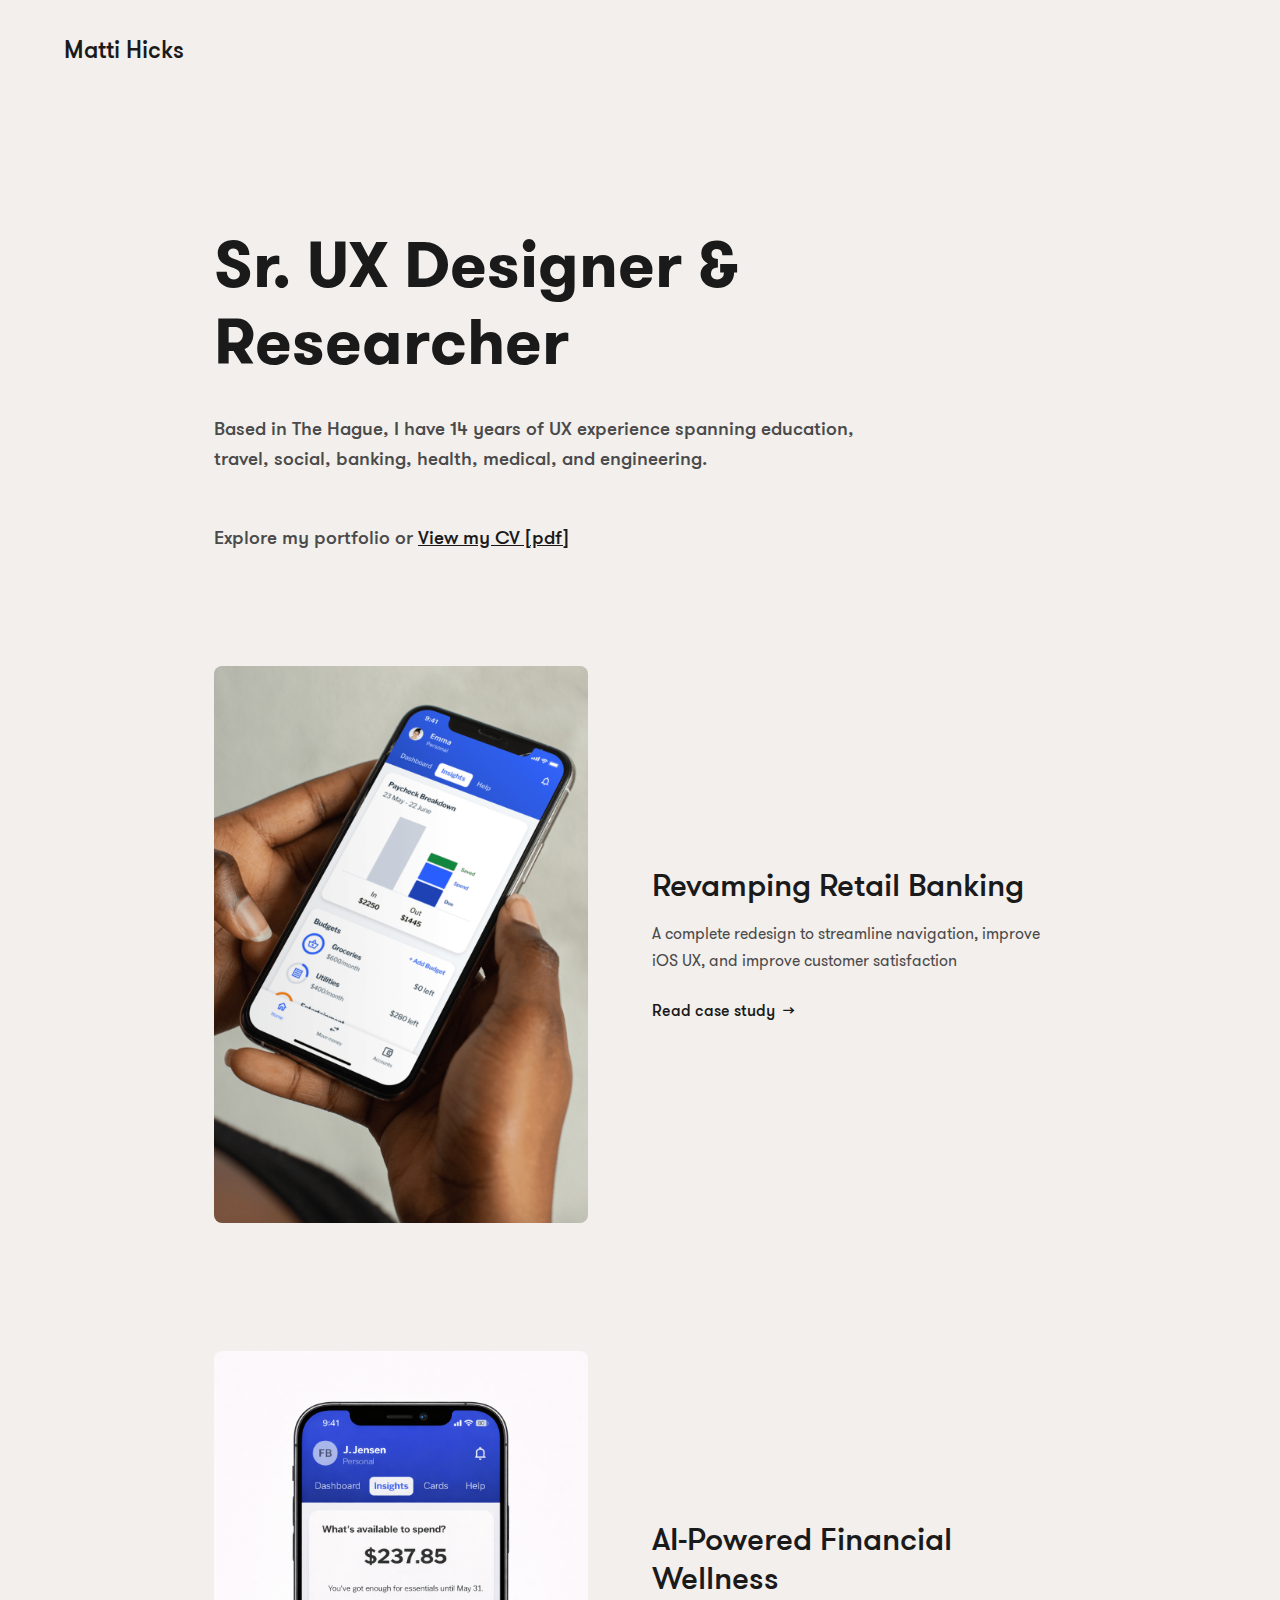
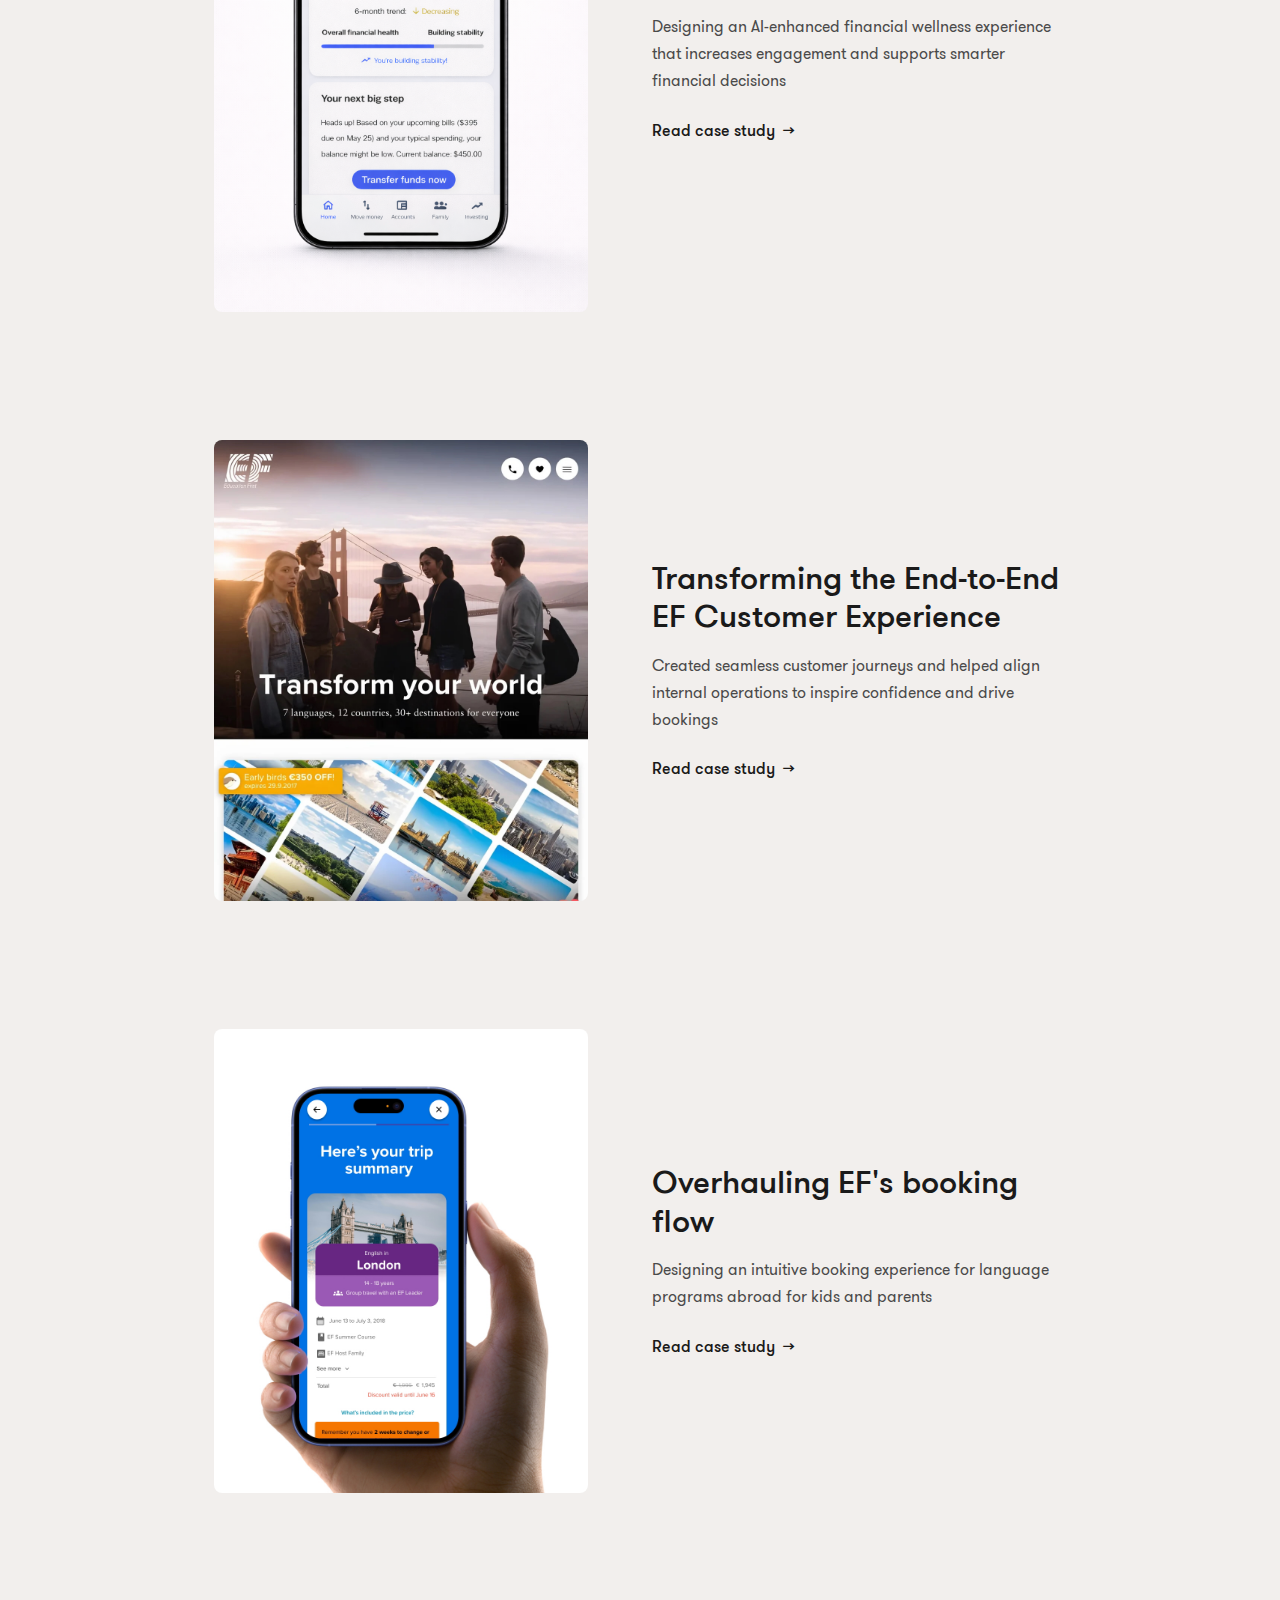
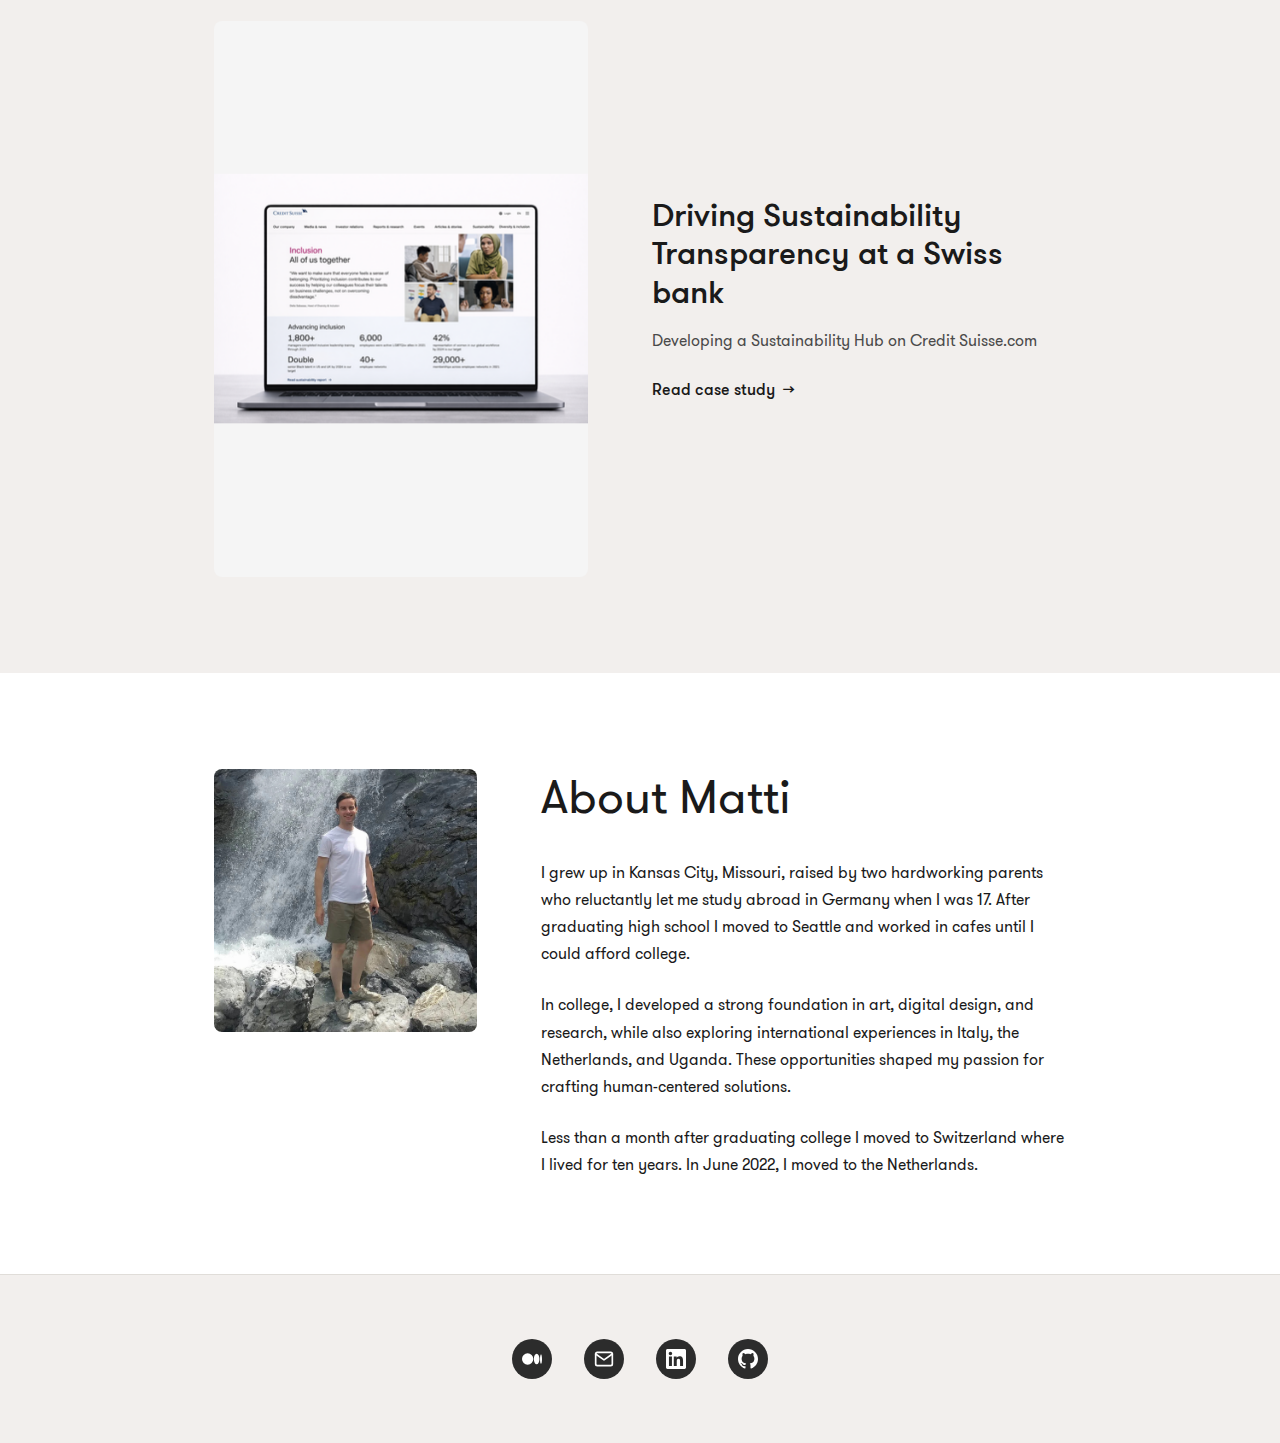
<file: index.html>
<!DOCTYPE html>
<html lang="en">
<head>
  <meta charset="UTF-8">
  <meta name="viewport" content="width=device-width, initial-scale=1.0">
  <meta name="description" content="Matti Hicks - Sr. UX Designer & Researcher. Portfolio showcasing user experience design and research projects.">
  <meta name="author" content="Matti Hicks">

  <title>Matti Hicks - Sr. UX Designer & Researcher</title>

  <!-- Canonical URL -->
  <link rel="canonical" href="https://mattihicks.com/">

  <!-- Open Graph / Facebook -->
  <meta property="og:type" content="website">
  <meta property="og:url" content="https://mattihicks.com/">
  <meta property="og:title" content="Matti Hicks - Sr. UX Designer & Researcher">
  <meta property="og:description" content="Portfolio showcasing 14 years of UX experience spanning education, travel, social, banking, health, medical, and engineering.">
  <meta property="og:image" content="https://mattihicks.com/images/matthewPic-og.jpg">

  <!-- Twitter -->
  <meta property="twitter:card" content="summary_large_image">
  <meta property="twitter:url" content="https://mattihicks.com/">
  <meta property="twitter:title" content="Matti Hicks - Sr. UX Designer & Researcher">
  <meta property="twitter:description" content="Portfolio showcasing 14 years of UX experience spanning education, travel, social, banking, health, medical, and engineering.">
  <meta property="twitter:image" content="https://mattihicks.com/images/matthewPic-og.jpg">

  <!-- Favicon -->
  <link rel="icon" type="image/svg+xml" href="favicon.svg">
  <link rel="icon" type="image/png" sizes="32x32" href="favicon-32x32.png">
  <link rel="icon" type="image/png" sizes="16x16" href="favicon-16x16.png">

  <!-- Stylesheet -->
  <link rel="stylesheet" href="css/styles.css">

  <!-- Schema.org structured data -->
  <script type="application/ld+json">
  {
    "@context": "https://schema.org",
    "@type": "Person",
    "name": "Matti Hicks",
    "jobTitle": "Sr. UX Designer & Researcher",
    "description": "Based in The Hague, I have 14 years of UX experience spanning education, travel, social, banking, health, medical, and engineering.",
    "url": "https://mattihicks.com",
    "image": "https://mattihicks.com/images/matthewPic.jpg",
    "address": {
      "@type": "PostalAddress",
      "addressLocality": "The Hague",
      "addressCountry": "Netherlands"
    },
    "sameAs": [
      "https://linkedin.com/in/mattihicks",
      "https://medium.com/@mattihicks",
      "https://github.com/mattihicks"
    ],
    "alumniOf": {
      "@type": "EducationalOrganization",
      "name": "University"
    },
    "knowsAbout": [
      "UX Design",
      "UX Research",
      "User Experience",
      "Product Design",
      "Information Architecture",
      "Banking",
      "Education",
      "Travel",
      "Financial Wellness"
    ]
  }
  </script>
</head>
<body>

  <!-- Header -->
  <header class="header" id="header">
    <div class="header-container">
      <a href="/" class="logo">Matti Hicks</a>
      <nav>
      </nav>
    </div>
  </header>

  <!-- Hero Section -->
  <section class="hero">
    <div class="container">
      <h1 class="hero-title">Sr. UX Designer & Researcher</h1>
      <p class="hero-intro">
        Based in The Hague, I have 14 years of UX experience spanning education, travel, social, banking, health, medical, and engineering.
      </p>
      <p class="hero-intro">Explore my portfolio or <a href="docs/mhicksCV_20_10_2025.pdf" style="text-decoration: underline;">View my CV [pdf]</a></p>
    </div>
  </section>

  <!-- Case Studies Section -->
  <section class="case-studies">
    <div class="container">

      <div class="case-study-grid">

        <!-- Case Study 1 -->
        <article class="case-study-item">
          <a href="case-studies/banking-redesign.html" class="case-study-image">
            <img src="images/Backbase_design.png" alt="Redesigning Retail Banking project preview">
          </a>
          <div class="case-study-content">
            <h3>Revamping Retail Banking</h3>
            <p class="case-study-description">
              A complete redesign to streamline navigation, improve iOS UX, and improve customer satisfaction
            </p>
            <a href="case-studies/banking-redesign.html" class="case-study-link">Read case study</a>
          </div>
        </article>

        <!-- Case Study 2 -->
        <article class="case-study-item">
          <a href="case-studies/financial-wellness.html" class="case-study-image">
            <img src="images/Financial_wellness.png" alt="Financial Wellness project preview">
          </a>
          <div class="case-study-content">
            <h3>AI-Powered Financial Wellness</h3>
            <p class="case-study-description">
              Designing an AI-enhanced financial wellness experience that increases engagement and supports smarter financial decisions
            </p>
            <a href="case-studies/financial-wellness.html" class="case-study-link">Read case study</a>
          </div>
        </article>

        <!-- Case Study 3 -->
        <article class="case-study-item">
          <a href="case-studies/ef_design.html" class="case-study-image">
            <img src="images/EF_design.jpg" alt="EF Customer Experience project preview">
          </a>
          <div class="case-study-content">
            <h3>Transforming the End-to-End EF Customer Experience</h3>
            <p class="case-study-description">
              Created seamless customer journeys and helped align internal operations to inspire confidence and drive bookings
            </p>
            <a href="case-studies/ef_design.html" class="case-study-link">Read case study</a>
          </div>
        </article>

        <!-- Case Study 4 -->
        <article class="case-study-item">
          <a href="case-studies/ef_booking.html" class="case-study-image">
            <img src="images/bookingflow.jpg" alt="EF Booking Flow project preview">
          </a>
          <div class="case-study-content">
            <h3>Overhauling EF's booking flow</h3>
            <p class="case-study-description">
              Designing an intuitive booking experience for language programs abroad for kids and parents
            </p>
            <a href="case-studies/ef_booking.html" class="case-study-link">Read case study</a>
          </div>
        </article>

        <!-- Case Study 5 -->
        <article class="case-study-item">
          <a href="case-studies/sustainability.html" class="case-study-image">
            <img src="images/sustainability.png" alt="Sustainability project preview">
          </a>
          <div class="case-study-content">
            <h3>Driving Sustainability Transparency at a Swiss bank</h3>
            <p class="case-study-description">
              Developing a Sustainability Hub on Credit Suisse.com
            </p>
            <a href="case-studies/sustainability.html" class="case-study-link">Read case study</a>
          </div>
        </article>

      </div>
    </div>
  </section>

  <!-- About Section -->
  <section class="about">
    <div class="container">
      <div class="about-content">
        <div class="about-photo-wrapper">
          <img src="images/matthewPic.jpg" alt="Matti Hicks" class="about-photo">
        </div>
        <div class="about-text">
          <h2>About Matti</h2>

           <p> I grew up in Kansas City, Missouri, raised by two hardworking parents who reluctantly let me study abroad in Germany when I was 17. After graduating high school I moved to Seattle and worked in cafes until I could afford college.   </p>

  <p>In college, I developed a strong foundation in art, digital design, and research, while also exploring international experiences in Italy, the Netherlands, and Uganda. These opportunities shaped my passion for crafting human-centered solutions.   </p>

  <p>Less than a month after graduating college I moved to Switzerland where I lived for ten years. In June 2022, I moved to the Netherlands.   </p>
         
        </div>
      </div>
    </div>
  </section>

  <!-- Footer -->
  <footer class="footer">
    <div class="container">
      <div class="footer-content">
        <a href="https://medium.com/@mattihicks" class="social-link" aria-label="Medium" target="_blank" rel="noopener noreferrer">
          <svg width="20" height="20" viewBox="0 0 24 24" fill="currentColor" xmlns="http://www.w3.org/2000/svg">
            <path d="M13.54 12a6.8 6.8 0 01-6.77 6.82A6.8 6.8 0 010 12a6.8 6.8 0 016.77-6.82A6.8 6.8 0 0113.54 12zM20.96 12c0 3.54-1.51 6.42-3.38 6.42-1.87 0-3.39-2.88-3.39-6.42s1.52-6.42 3.39-6.42 3.38 2.88 3.38 6.42M24 12c0 3.17-.53 5.75-1.19 5.75-.66 0-1.19-2.58-1.19-5.75s.53-5.75 1.19-5.75C23.47 6.25 24 8.83 24 12z"/>
          </svg>
        </a>
        <a href="#" class="social-link email-link" aria-label="Email" data-user="xxih.ittam" data-domain="moc.liamg">
          <svg width="20" height="20" viewBox="0 0 24 24" fill="none" stroke="currentColor" stroke-width="2" stroke-linecap="round" stroke-linejoin="round" xmlns="http://www.w3.org/2000/svg">
            <path d="M4 4h16c1.1 0 2 .9 2 2v12c0 1.1-.9 2-2 2H4c-1.1 0-2-.9-2-2V6c0-1.1.9-2 2-2z"/>
            <polyline points="22,6 12,13 2,6"/>
          </svg>
        </a>
        <a href="https://linkedin.com/in/mattihicks" class="social-link" aria-label="LinkedIn" target="_blank" rel="noopener noreferrer">
          <svg width="20" height="20" viewBox="0 0 24 24" fill="currentColor" xmlns="http://www.w3.org/2000/svg">
            <path d="M20.447 20.452h-3.554v-5.569c0-1.328-.027-3.037-1.852-3.037-1.853 0-2.136 1.445-2.136 2.939v5.667H9.351V9h3.414v1.561h.046c.477-.9 1.637-1.85 3.37-1.85 3.601 0 4.267 2.37 4.267 5.455v6.286zM5.337 7.433c-1.144 0-2.063-.926-2.063-2.065 0-1.138.92-2.063 2.063-2.063 1.14 0 2.064.925 2.064 2.063 0 1.139-.925 2.065-2.064 2.065zm1.782 13.019H3.555V9h3.564v11.452zM22.225 0H1.771C.792 0 0 .774 0 1.729v20.542C0 23.227.792 24 1.771 24h20.451C23.2 24 24 23.227 24 22.271V1.729C24 .774 23.2 0 22.222 0h.003z"/>
          </svg>
        </a>
        <a href="https://github.com/mattihicks" class="social-link" aria-label="GitHub" target="_blank" rel="noopener noreferrer">
          <svg width="20" height="20" viewBox="0 0 24 24" fill="currentColor" xmlns="http://www.w3.org/2000/svg">
            <path d="M12 0c-6.626 0-12 5.373-12 12 0 5.302 3.438 9.8 8.207 11.387.599.111.793-.261.793-.577v-2.234c-3.338.726-4.033-1.416-4.033-1.416-.546-1.387-1.333-1.756-1.333-1.756-1.089-.745.083-.729.083-.729 1.205.084 1.839 1.237 1.839 1.237 1.07 1.834 2.807 1.304 3.492.997.107-.775.418-1.305.762-1.604-2.665-.305-5.467-1.334-5.467-5.931 0-1.311.469-2.381 1.236-3.221-.124-.303-.535-1.524.117-3.176 0 0 1.008-.322 3.301 1.23.957-.266 1.983-.399 3.003-.404 1.02.005 2.047.138 3.006.404 2.291-1.552 3.297-1.23 3.297-1.23.653 1.653.242 2.874.118 3.176.77.84 1.235 1.911 1.235 3.221 0 4.609-2.807 5.624-5.479 5.921.43.372.823 1.102.823 2.222v3.293c0 .319.192.694.801.576 4.765-1.589 8.199-6.086 8.199-11.386 0-6.627-5.373-12-12-12z"/>
          </svg>
        </a>
      </div>
    </div>
  </footer>

  <!-- Optional: Add scroll behavior for sticky header -->
  <script>
    // Add 'scrolled' class to header on scroll
    window.addEventListener('scroll', function() {
      const header = document.getElementById('header');
      if (window.scrollY > 50) {
        header.classList.add('scrolled');
      } else {
        header.classList.remove('scrolled');
      }
    });

    // Email obfuscation
    document.addEventListener('DOMContentLoaded', function() {
      const emailLinks = document.querySelectorAll('.email-link');
      emailLinks.forEach(function(link) {
        const user = link.getAttribute('data-user').split('').reverse().join('');
        const domain = link.getAttribute('data-domain').split('').reverse().join('');
        link.href = 'mailto:' + user + '@' + domain;
      });
    });
  </script>

</body>
</html>
</file>
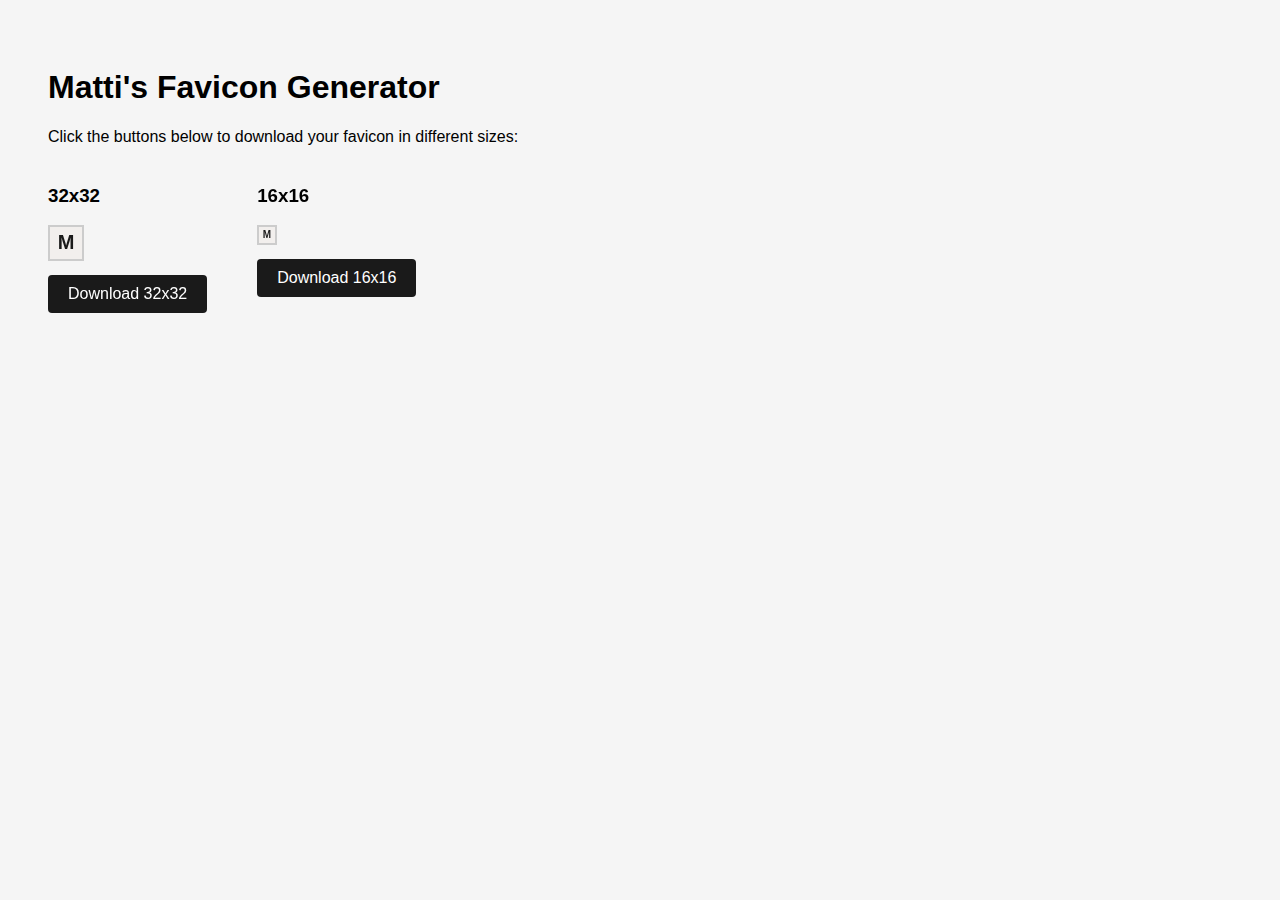
<file: generate-favicon.html>
<!DOCTYPE html>
<html>
<head>
  <title>Favicon Generator</title>
  <style>
    body {
      font-family: Arial, sans-serif;
      padding: 40px;
      background: #f5f5f5;
    }
    .preview {
      display: flex;
      gap: 40px;
      margin: 20px 0;
    }
    canvas {
      border: 2px solid #ccc;
      background: white;
    }
    button {
      padding: 10px 20px;
      margin: 10px 10px 10px 0;
      font-size: 16px;
      cursor: pointer;
      background: #1a1a1a;
      color: white;
      border: none;
      border-radius: 4px;
    }
    button:hover {
      background: #333;
    }
  </style>
</head>
<body>
  <h1>Matti's Favicon Generator</h1>
  <p>Click the buttons below to download your favicon in different sizes:</p>

  <div class="preview">
    <div>
      <h3>32x32</h3>
      <canvas id="canvas32" width="32" height="32"></canvas>
      <br>
      <button onclick="downloadFavicon(32)">Download 32x32</button>
    </div>
    <div>
      <h3>16x16</h3>
      <canvas id="canvas16" width="16" height="16"></canvas>
      <br>
      <button onclick="downloadFavicon(16)">Download 16x16</button>
    </div>
  </div>

  <script>
    function drawFavicon(size) {
      const canvas = document.getElementById('canvas' + size);
      const ctx = canvas.getContext('2d');

      // Background
      ctx.fillStyle = '#F2EFED';
      ctx.fillRect(0, 0, size, size);

      // Text
      ctx.fillStyle = '#1a1a1a';
      ctx.font = `bold ${size * 0.625}px Arial, sans-serif`;
      ctx.textAlign = 'center';
      ctx.textBaseline = 'middle';
      ctx.fillText('M', size / 2, size / 2);
    }

    function downloadFavicon(size) {
      const canvas = document.getElementById('canvas' + size);
      const link = document.createElement('a');
      link.download = `favicon-${size}x${size}.png`;
      link.href = canvas.toDataURL('image/png');
      link.click();
    }

    // Draw both on load
    drawFavicon(32);
    drawFavicon(16);
  </script>
</body>
</html>
</file>
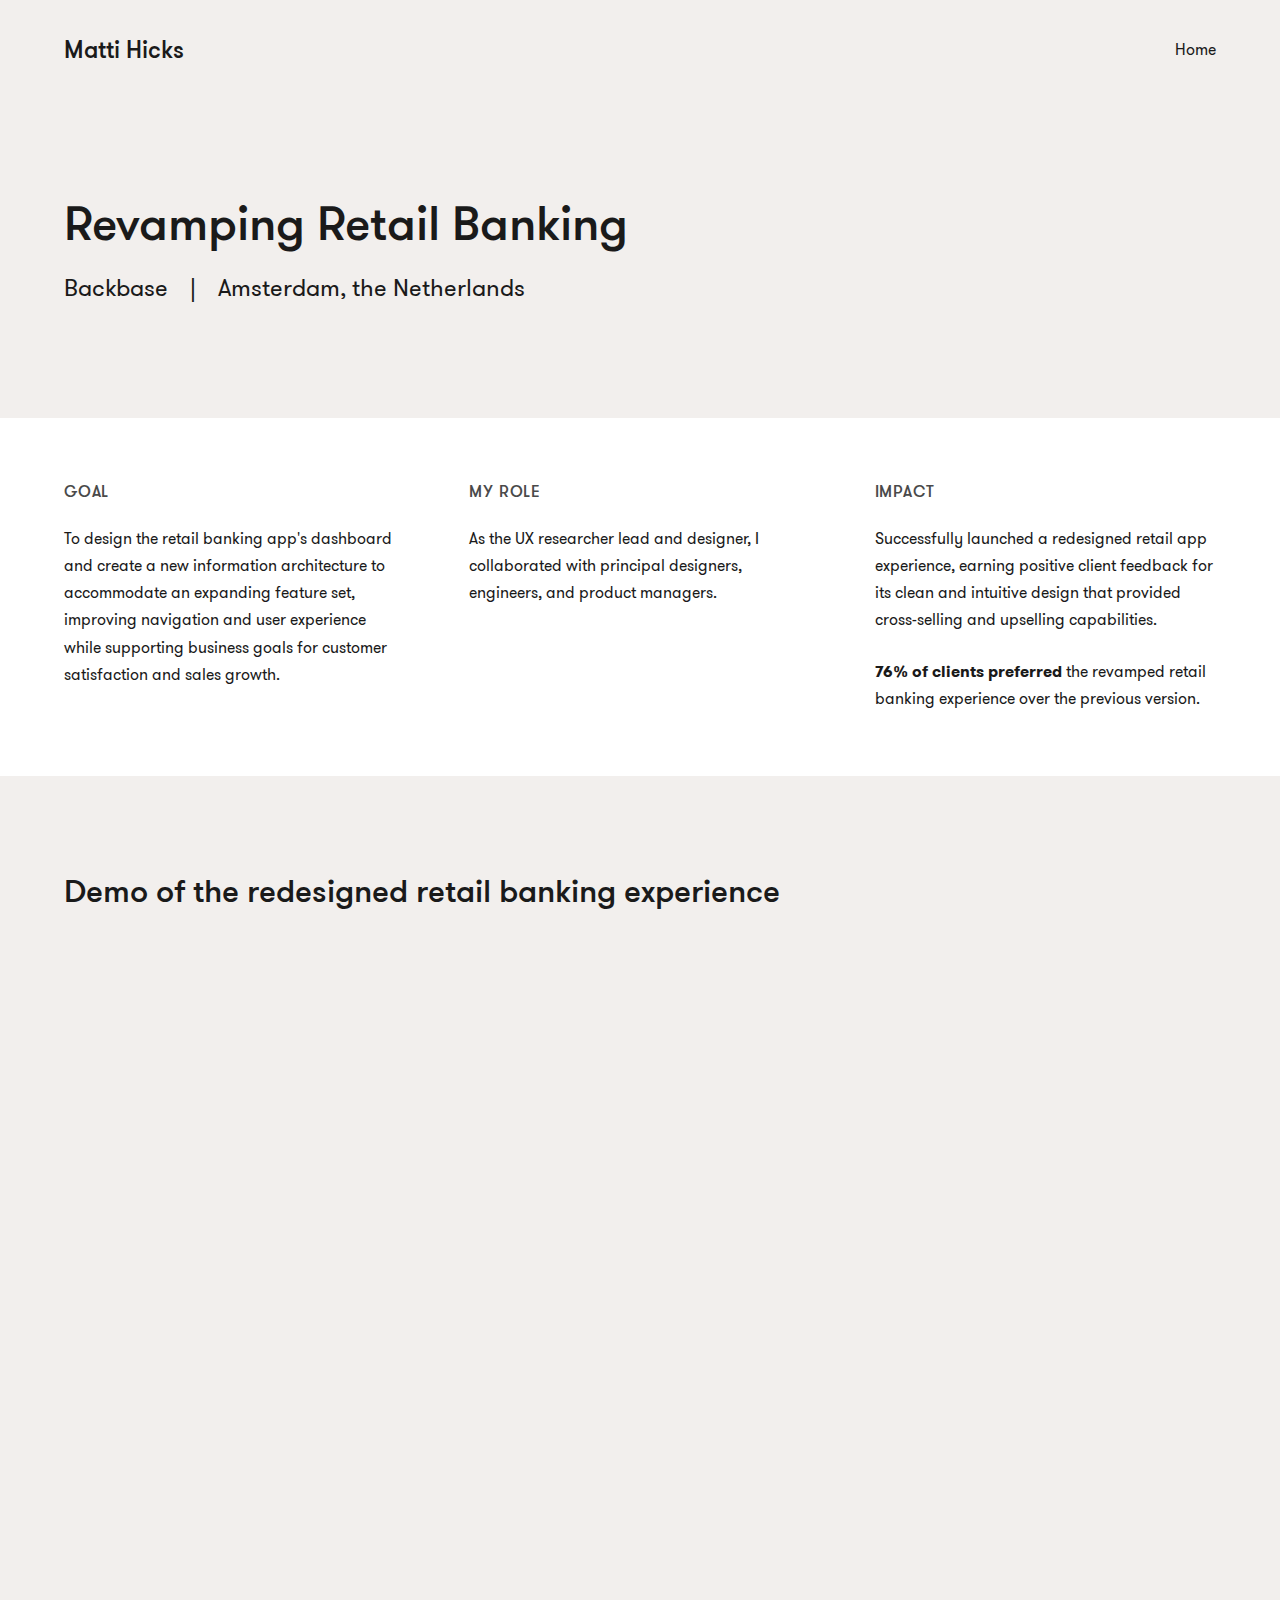
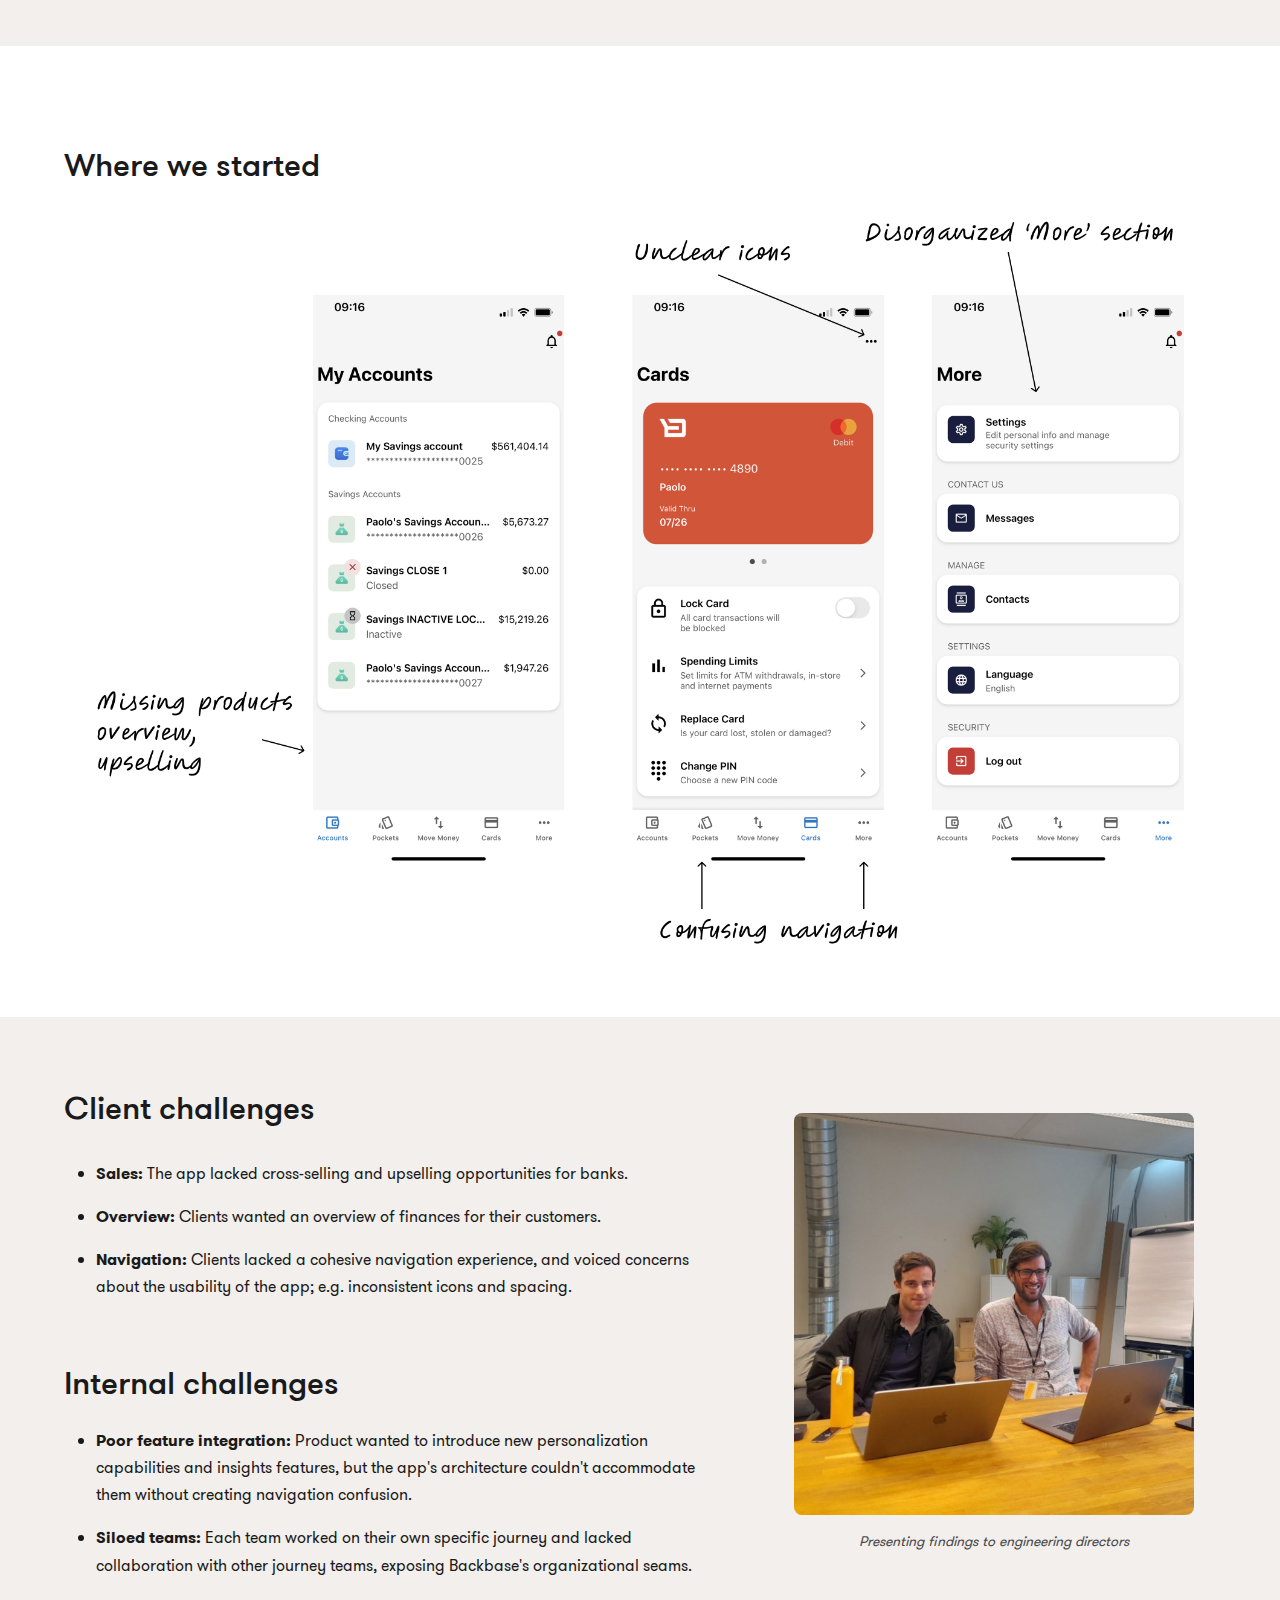
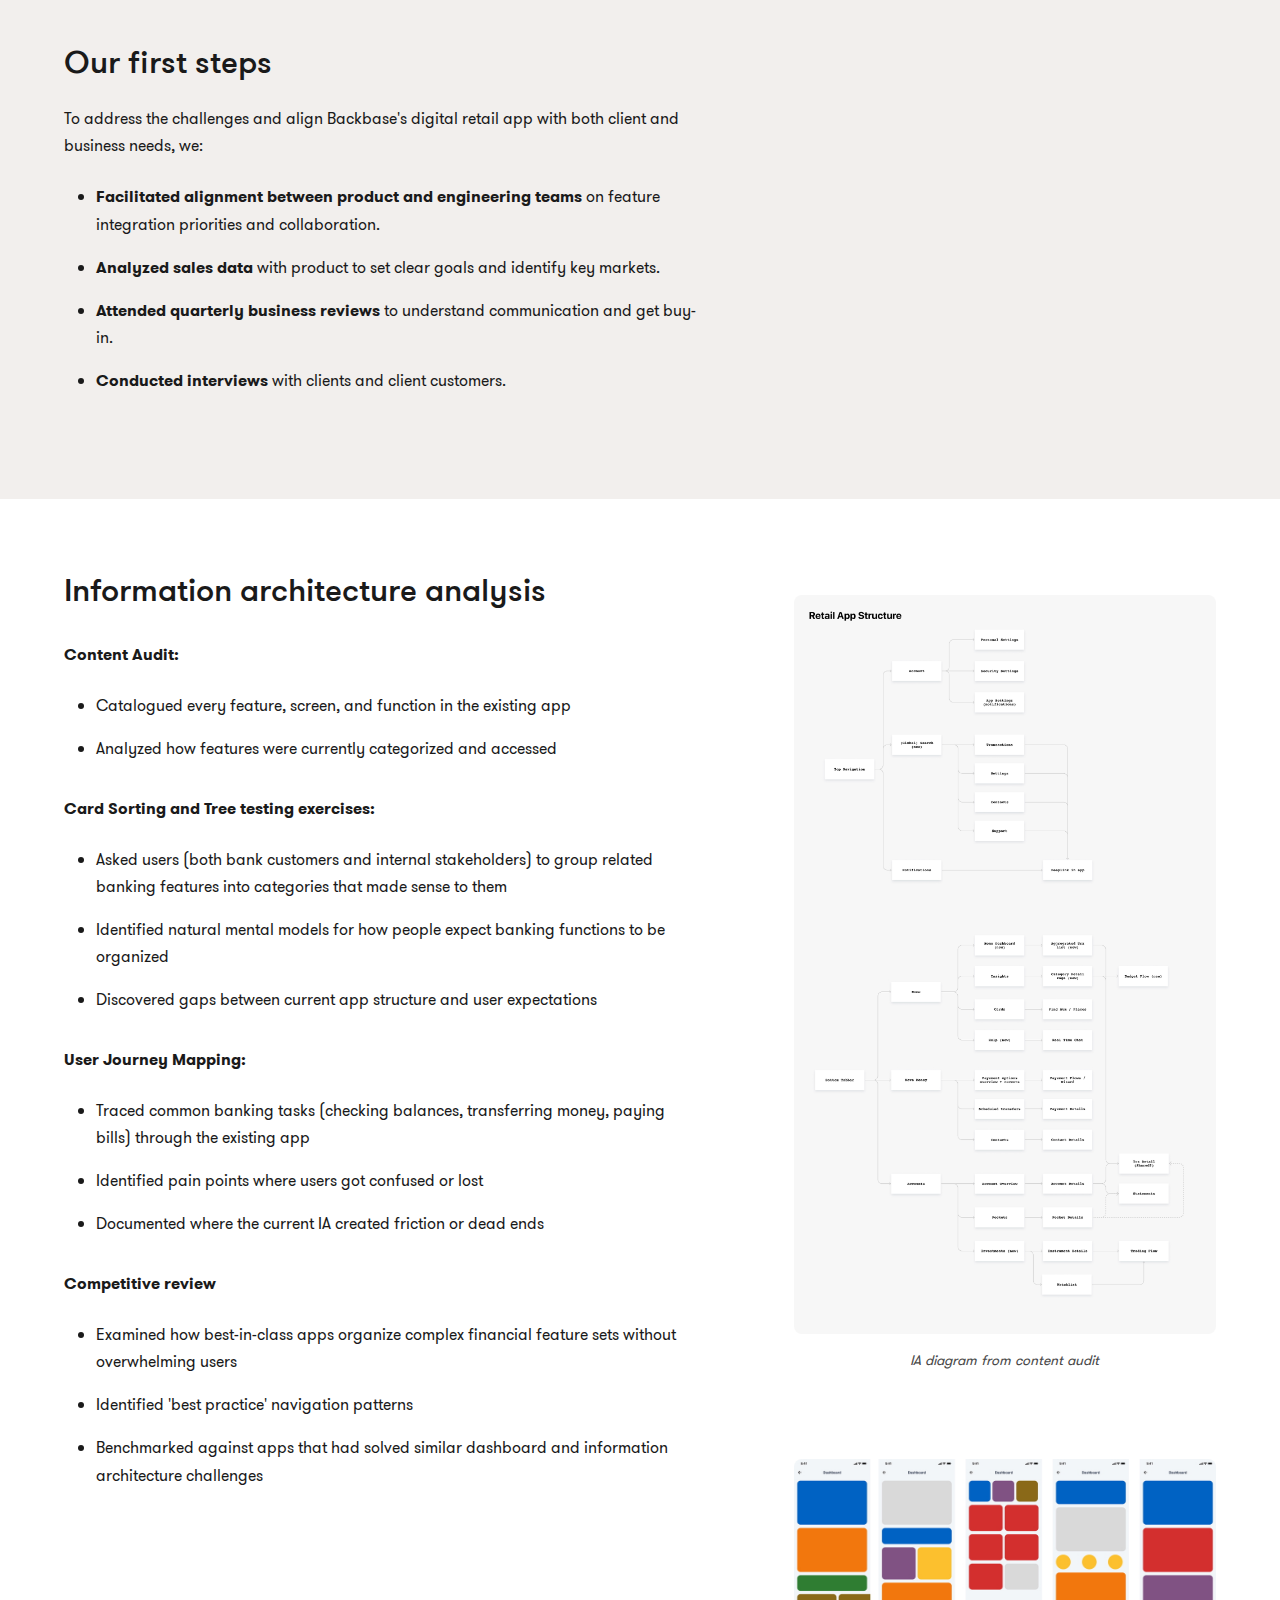
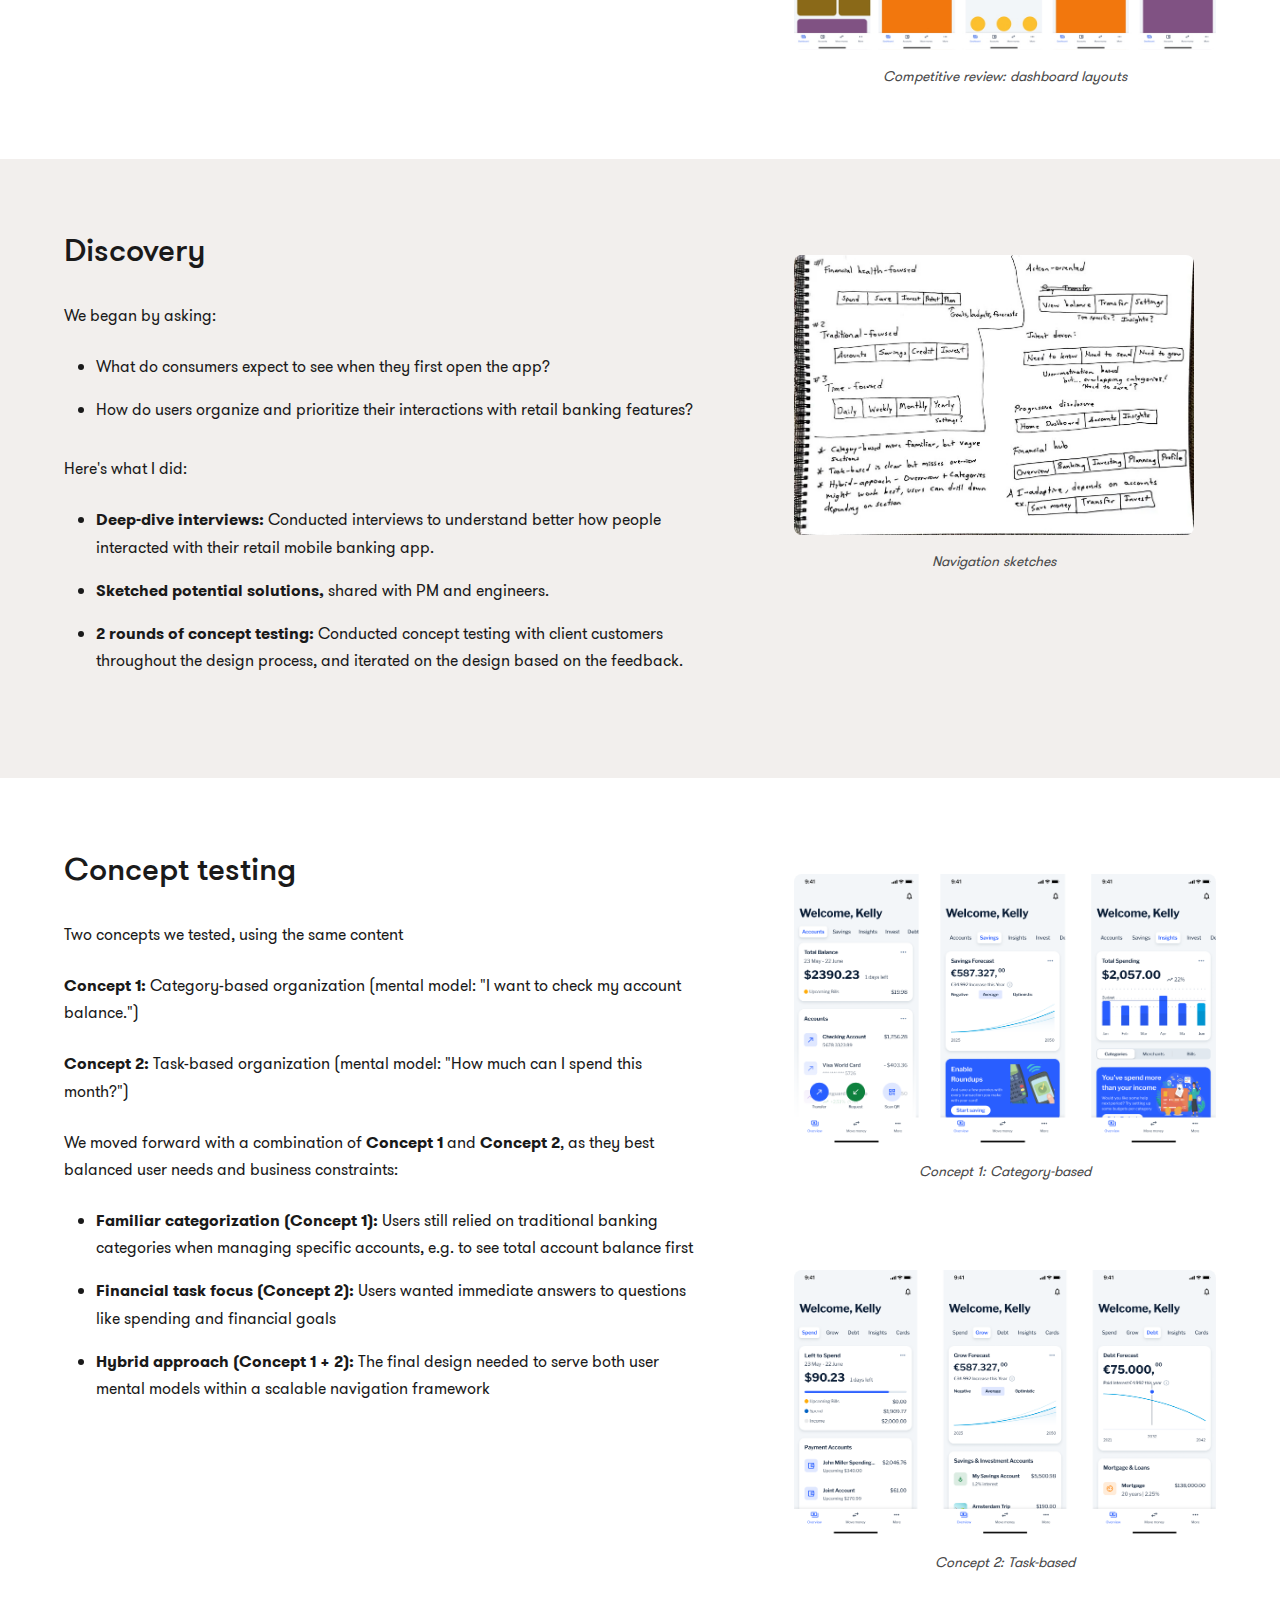
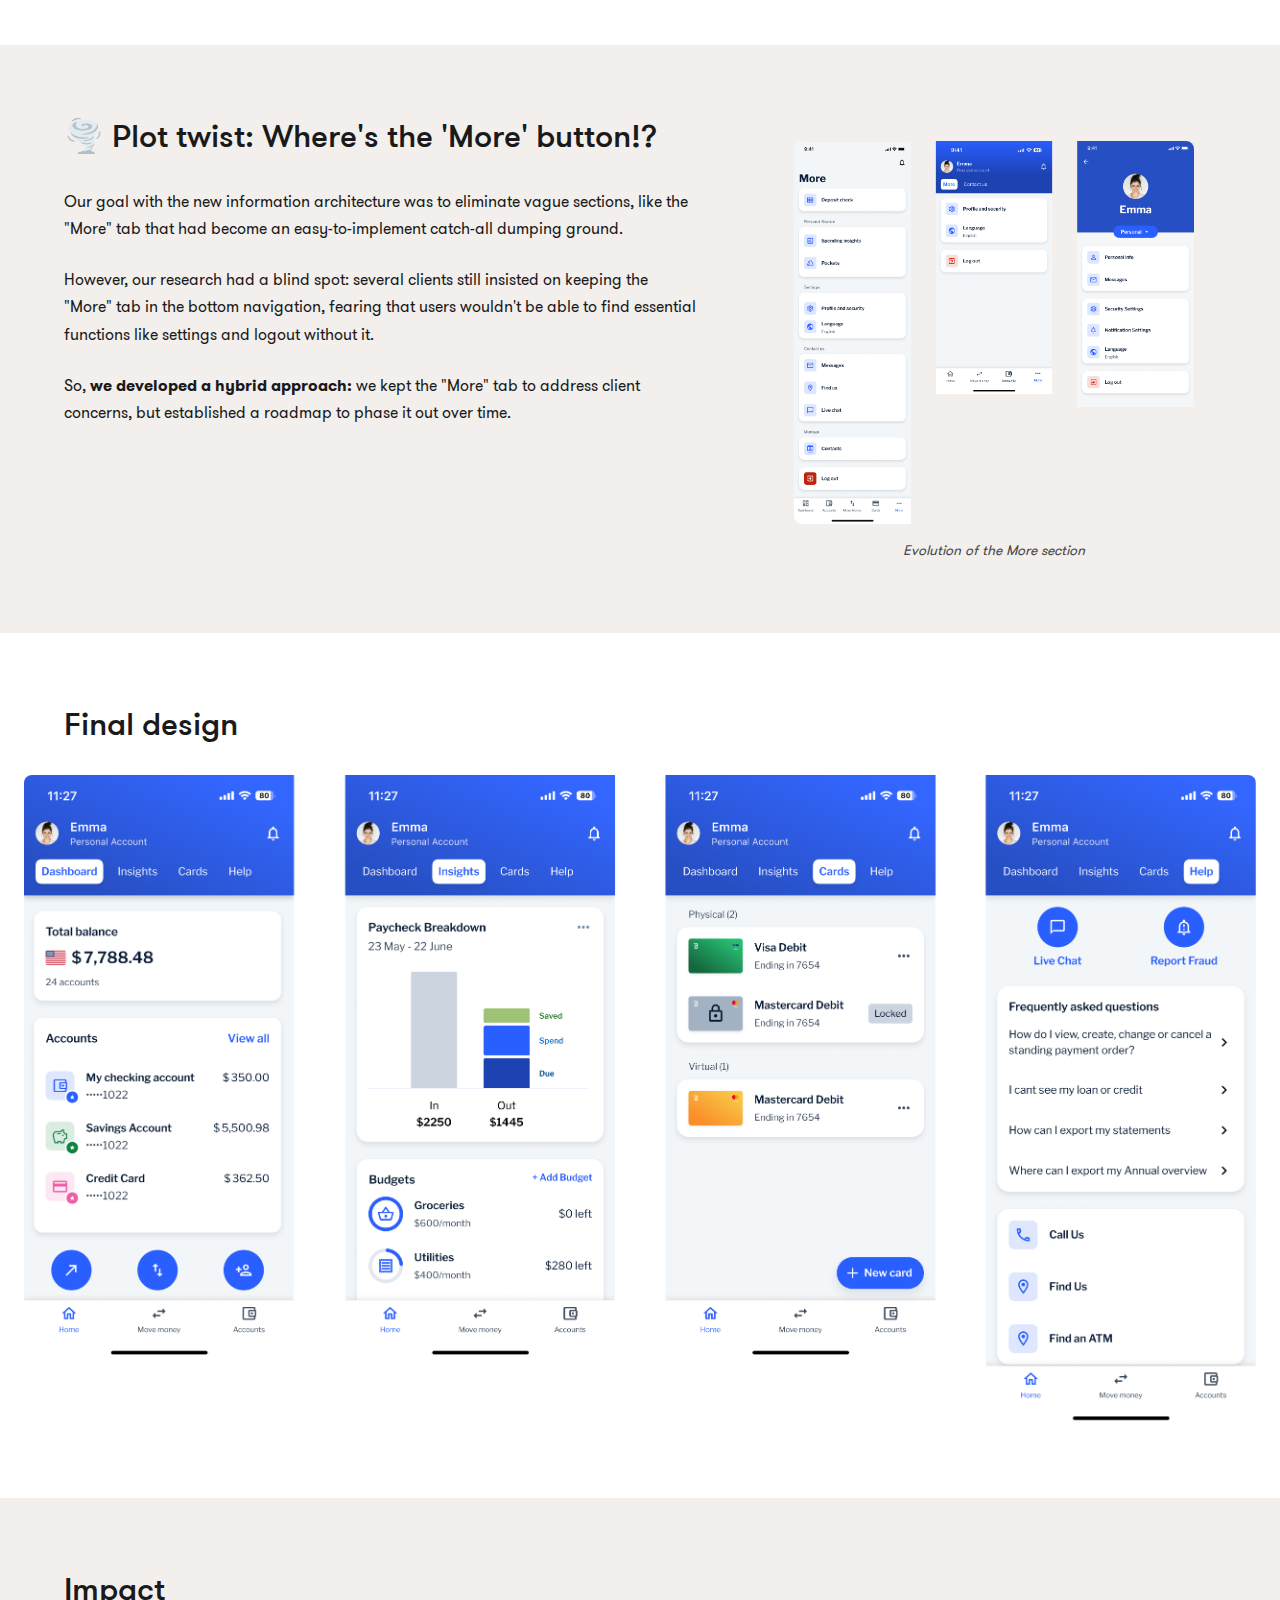
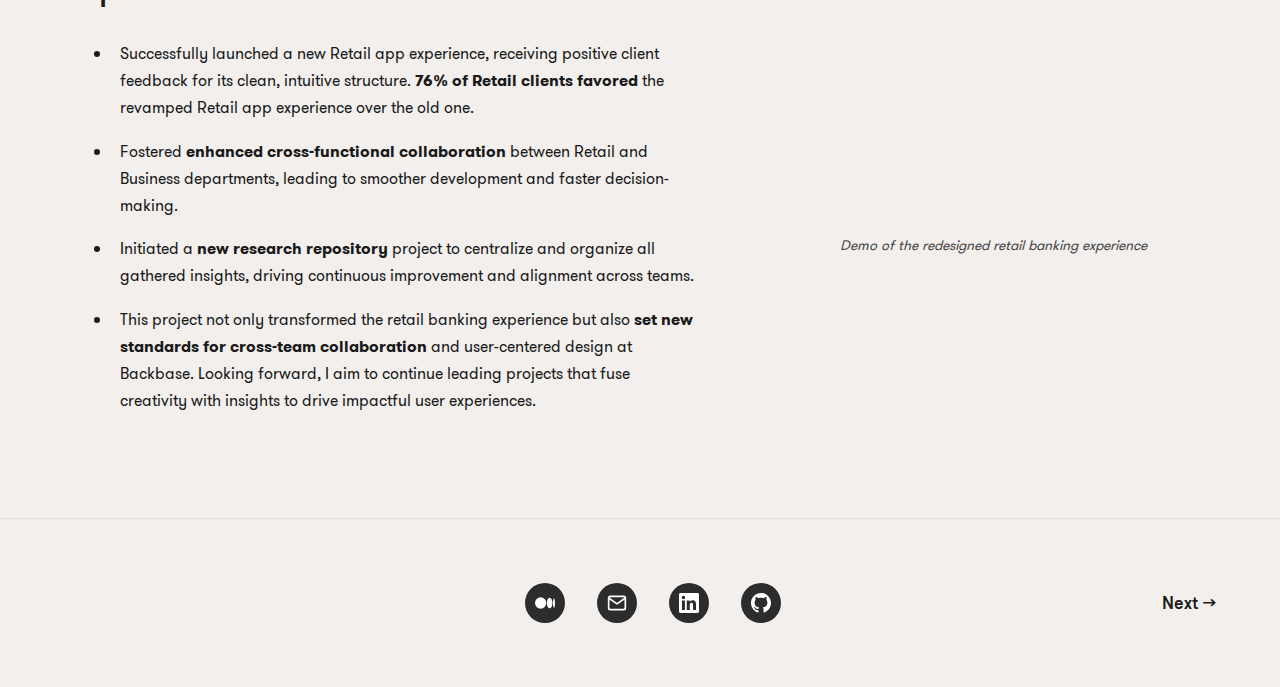
<file: case-studies/banking-redesign.html>
<!DOCTYPE html>
<html lang="en">
<head>
  <meta charset="UTF-8">
  <meta name="viewport" content="width=device-width, initial-scale=1.0">
  <meta name="description" content="Case Study - Matti Hicks, Sr. UX Designer & Researcher">
  <meta name="author" content="Matti Hicks">

  <title>Revamping Retail Banking - Matti Hicks</title>

  <!-- Favicon (add your own) -->
  <!-- <link rel="icon" type="image/png" href="../favicon.png"> -->

  <!-- Stylesheet -->
  <link rel="stylesheet" href="../css/styles.css">
</head>
<body>

  <!-- Header -->
  <header class="header" id="header">
    <div class="header-container">
      <a href="../index.html" class="logo">Matti Hicks</a>
      <nav>
        <a href="../index.html" class="nav-link">Home</a>
      </nav>
    </div>
  </header>

  <!-- Case Study Header -->
  <section class="case-study-header">
    <h2 class="case-study-title">Revamping Retail Banking</h2>

    <div class="case-study-meta">
      <span>Backbase</span>
      <span class="meta-divider">|</span>
      <span>Amsterdam, the Netherlands</span>
    </div>
  </section>

  <!-- Full-Width Overview Boxes -->
  <section class="overview-section">
    <div class="overview-boxes">

      <div class="overview-box">
        <h3>Goal</h3>
        <p>
          To design the retail banking app's dashboard and create a new information architecture to accommodate an expanding feature set, improving navigation and user experience while supporting business goals for customer satisfaction and sales growth.
        </p>
      </div>

      <div class="overview-box">
        <h3>My role</h3>
        <p>
          As the UX researcher lead and designer, I collaborated with principal designers, engineers, and product managers.
        </p>
      </div>

      <div class="overview-box">
        <h3>Impact</h3>
        <p>
          Successfully launched a redesigned retail app experience, earning positive client feedback for its clean and intuitive design that provided cross-selling and upselling capabilities.
        </p>
        <p>
          <strong>76% of clients preferred</strong> the revamped retail banking experience over the previous version.
        </p>
      </div>

    </div>
  </section>

  <!-- Video Section -->
  <section class="video-section">
    <div class="video-container">
      <h3 class="video-title">Demo of the redesigned retail banking experience</h3>
      <figure class="content-video">
        <div style="padding:56.25% 0 0 0;position:relative;">
          <iframe src="https://player.vimeo.com/video/1156194840?badge=0&amp;autopause=0&amp;player_id=0&amp;app_id=58479" frameborder="0" allow="autoplay; fullscreen; picture-in-picture; clipboard-write" style="position:absolute;top:0;left:0;width:100%;height:100%;" title="Retail Banking Revamp Demo"></iframe>
        </div>
        <script src="https://player.vimeo.com/api/player.js"></script>
      </figure>
    </div>
  </section>

  <!-- Case Study Content -->
  <div class="case-study-content">

    <!-- Content Section 1: Challenge -->

    <!-- Content Section 2: Research -->
    <section class="content-section white-bg final-design-section" style="padding-top: 60px;">
      <h3 style="margin-top: 40px;">Where we started</h3>
      <figure class="content-image full-width-design where-we-started">
        <img src="../images/where-we-started-revamp.png" alt="Initial state of the banking platform showing inconsistent navigation patterns">
      </figure>
    </section>

    <!-- Content Section 3: Challenges -->
    <section class="content-section two-column-section beige-bg">
      <div class="two-column-container">
        <div class="column-text">
          <h3>Client challenges</h3>
          <ul>
            <li><strong>Sales:</strong> The app lacked cross-selling and upselling opportunities for banks.</li>
            <li><strong>Overview:</strong> Clients wanted an overview of finances for their customers.</li>
            <li><strong>Navigation:</strong> Clients lacked a cohesive navigation experience, and voiced concerns about the usability of the app; e.g. inconsistent icons and spacing.</li>
          </ul>

          <h3>Internal challenges</h3>
          <ul>
            <li><strong>Poor feature integration:</strong> Product wanted to introduce new personalization capabilities and insights features, but the app's architecture couldn't accommodate them without creating navigation confusion.</li>
            <li><strong>Siloed teams:</strong> Each team worked on their own specific journey and lacked collaboration with other journey teams, exposing Backbase's organizational seams.</li>
          </ul>

          <h3>Our first steps</h3>
          <p>To address the challenges and align Backbase's digital retail app with both client and business needs, we:</p>
          <ul>
            <li><strong>Facilitated alignment between product and engineering teams</strong> on feature integration priorities and collaboration.</li>
            <li><strong>Analyzed sales data</strong> with product to set clear goals and identify key markets.</li>
            <li><strong>Attended quarterly business reviews</strong> to understand communication and get buy-in.</li>
            <li><strong>Conducted interviews</strong> with clients and client customers.</li>
          </ul>
        </div>

        <div class="column-image">
          <figure class="content-image-side">
            <img src="../images/Matti-developers-revamp.jpg" alt="Presenting findings to engineering directors">
            <figcaption class="image-caption">Presenting findings to engineering directors</figcaption>
          </figure>
        </div>
      </div>
    </section>

    <!-- Content Section 4: Information Architecture -->
    <section class="content-section two-column-section">
      <div class="two-column-container">
        <div class="column-text">
          <h3>Information architecture analysis</h3>

          <p><strong>Content Audit:</strong></p>
          <ul>
            <li>Catalogued every feature, screen, and function in the existing app</li>
            <li>Analyzed how features were currently categorized and accessed</li>
          </ul>

          <p><strong>Card Sorting and Tree testing exercises:</strong></p>
          <ul>
            <li>Asked users (both bank customers and internal stakeholders) to group related banking features into categories that made sense to them</li>
            <li>Identified natural mental models for how people expect banking functions to be organized</li>
            <li>Discovered gaps between current app structure and user expectations</li>
          </ul>

          <p><strong>User Journey Mapping:</strong></p>
          <ul>
            <li>Traced common banking tasks (checking balances, transferring money, paying bills) through the existing app</li>
            <li>Identified pain points where users got confused or lost</li>
            <li>Documented where the current IA created friction or dead ends</li>
          </ul>

          <p><strong>Competitive review</strong></p>
          <ul>
            <li>Examined how best-in-class apps organize complex financial feature sets without overwhelming users</li>
            <li>Identified 'best practice' navigation patterns</li>
            <li>Benchmarked against apps that had solved similar dashboard and information architecture challenges</li>
          </ul>
        </div>

        <div class="column-image">
          <figure class="content-image-side">
            <img src="../images/IA_revamp.jpeg" alt="IA diagram from content audit">
            <figcaption class="image-caption">IA diagram from content audit</figcaption>
          </figure>
          <figure class="content-image-side">
            <img src="../images/Competitive_review_image.jpeg" alt="Competitive review: dashboard layouts">
            <figcaption class="image-caption">Competitive review: dashboard layouts</figcaption>
          </figure>
        </div>
      </div>
    </section>

    <!-- Content Section 5: Discovery -->
    <section class="content-section two-column-section beige-bg">
      <div class="two-column-container">
        <div class="column-text">
          <h3>Discovery</h3>
          <p>We began by asking:</p>
          <ul>
            <li>What do consumers expect to see when they first open the app?</li>
            <li>How do users organize and prioritize their interactions with retail banking features?</li>
          </ul>

          <p>Here's what I did:</p>
          <ul>
            <li><strong>Deep-dive interviews:</strong> Conducted interviews to understand better how people interacted with their retail mobile banking app.</li>
            <li><strong>Sketched potential solutions,</strong> shared with PM and engineers.</li>
            <li><strong>2 rounds of concept testing:</strong> Conducted concept testing with client customers throughout the design process, and iterated on the design based on the feedback.</li>
          </ul>
        </div>

        <div class="column-image">
          <figure class="content-image-side">
            <img src="../images/nav-explorations-ramp.jpeg" alt="Navigation exploration sketches">
            <figcaption class="image-caption">Navigation sketches</figcaption>
          </figure>
        </div>
      </div>
    </section>

    <!-- Content Section 6: Concept Testing -->
    <section class="content-section two-column-section">
      <div class="two-column-container">
        <div class="column-text">
          <h3>Concept testing</h3>
          <p>Two concepts we tested, using the same content</p>

          <p><strong>Concept 1:</strong> Category-based organization (mental model: "I want to check my account balance.")</p>

          <p><strong>Concept 2:</strong> Task-based organization (mental model: "How much can I spend this month?")</p>

          <p>We moved forward with a combination of <strong>Concept 1</strong> and <strong>Concept 2</strong>, as they best balanced user needs and business constraints:</p>
          <ul>
            <li><strong>Familiar categorization (Concept 1):</strong> Users still relied on traditional banking categories when managing specific accounts, e.g. to see total account balance first</li>
            <li><strong>Financial task focus (Concept 2):</strong> Users wanted immediate answers to questions like spending and financial goals</li>
            <li><strong>Hybrid approach (Concept 1 + 2):</strong> The final design needed to serve both user mental models within a scalable navigation framework</li>
          </ul>
        </div>

        <div class="column-image">
          <figure class="content-image-side clickable-image">
            <a href="../images/Category-based-concept.png" target="_blank">
              <img src="../images/Category-based-concept.png" alt="Category-based concept design">
              <div class="image-overlay">
                <span class="overlay-text">Click to enlarge</span>
              </div>
            </a>
            <figcaption class="image-caption">Concept 1: Category-based</figcaption>
          </figure>
          <figure class="content-image-side clickable-image">
            <a href="../images/Task-based-concept.png" target="_blank">
              <img src="../images/Task-based-concept.png" alt="Task-based concept design">
              <div class="image-overlay">
                <span class="overlay-text">Click to enlarge</span>
              </div>
            </a>
            <figcaption class="image-caption">Concept 2: Task-based</figcaption>
          </figure>
        </div>
      </div>
    </section>

    <!-- Content Section 7: Plot Twist -->
    <section class="content-section two-column-section beige-bg">
      <div class="two-column-container">
        <div class="column-text">
          <h3>🌪️ Plot twist: Where's the 'More' button!?</h3>

          <p>Our goal with the new information architecture was to eliminate vague sections, like the "More" tab that had become an easy-to-implement catch-all dumping ground.</p>

          <p>However, our research had a blind spot: several clients still insisted on keeping the "More" tab in the bottom navigation, fearing that users wouldn't be able to find essential functions like settings and logout without it.</p>

          <p>So, <strong>we developed a hybrid approach:</strong> we kept the "More" tab to address client concerns, but established a roadmap to phase it out over time.</p>
        </div>

        <div class="column-image">
          <figure class="content-image-side clickable-image">
            <a href="../images/More_button_evolution.png" target="_blank">
              <img src="../images/More_button_evolution.png" alt="Evolution of the More section">
              <div class="image-overlay">
                <span class="overlay-text">Click to enlarge</span>
              </div>
            </a>
            <figcaption class="image-caption">Evolution of the More section</figcaption>
          </figure>
        </div>
      </div>
    </section>

    <!-- Content Section 8: Final Design -->
    <section class="content-section white-bg final-design-section">
      <h3>Final design</h3>
      <figure class="content-image full-width-design">
        <img src="../images/final-design-revamp.png" alt="Final design of the retail banking app">
      </figure>
    </section>

    <!-- Content Section 9: Impact -->
    <section class="content-section two-column-section beige-bg">
      <div class="two-column-container">
        <div class="column-text">
          <h3>Impact</h3>
          <ul class="impact-list">
            <li>Successfully launched a new Retail app experience, receiving positive client feedback for its clean, intuitive structure. <strong>76% of Retail clients favored</strong> the revamped Retail app experience over the old one.</li>
            <li>Fostered <strong>enhanced cross-functional collaboration</strong> between Retail and Business departments, leading to smoother development and faster decision-making.</li>
            <li>Initiated a <strong>new research repository</strong> project to centralize and organize all gathered insights, driving continuous improvement and alignment across teams.</li>
            <li>This project not only transformed the retail banking experience but also <strong>set new standards for cross-team collaboration</strong> and user-centered design at Backbase. Looking forward, I aim to continue leading projects that fuse creativity with insights to drive impactful user experiences.</li>
          </ul>
        </div>
        <div class="column-image">
          <figure class="content-image-side">
            <div style="padding:56.25% 0 0 0;position:relative;">
              <iframe src="https://player.vimeo.com/video/1156194840?badge=0&amp;autopause=0&amp;player_id=0&amp;app_id=58479" frameborder="0" allow="autoplay; fullscreen; picture-in-picture; clipboard-write" style="position:absolute;top:0;left:0;width:100%;height:100%;" title="Retail Banking Revamp Demo"></iframe>
            </div>
            <script src="https://player.vimeo.com/api/player.js"></script>
            <figcaption class="image-caption">Demo of the redesigned retail banking experience</figcaption>
          </figure>
        </div>
      </div>
    </section>

  






  </div>

  <!-- Footer -->
  <footer class="footer">
    <div class="container">
      <span style="visibility: hidden; width: 80px;">Placeholder</span>
      <div class="footer-content">
        <a href="https://medium.com/@mattihicks" class="social-link" aria-label="Medium" target="_blank" rel="noopener noreferrer">
          <svg width="20" height="20" viewBox="0 0 24 24" fill="currentColor" xmlns="http://www.w3.org/2000/svg">
            <path d="M13.54 12a6.8 6.8 0 01-6.77 6.82A6.8 6.8 0 010 12a6.8 6.8 0 016.77-6.82A6.8 6.8 0 0113.54 12zM20.96 12c0 3.54-1.51 6.42-3.38 6.42-1.87 0-3.39-2.88-3.39-6.42s1.52-6.42 3.39-6.42 3.38 2.88 3.38 6.42M24 12c0 3.17-.53 5.75-1.19 5.75-.66 0-1.19-2.58-1.19-5.75s.53-5.75 1.19-5.75C23.47 6.25 24 8.83 24 12z"/>
          </svg>
        </a>
        <a href="#" class="social-link email-link" aria-label="Email" data-user="xxih.ittam" data-domain="moc.liamg">
          <svg width="20" height="20" viewBox="0 0 24 24" fill="none" stroke="currentColor" stroke-width="2" stroke-linecap="round" stroke-linejoin="round" xmlns="http://www.w3.org/2000/svg">
            <path d="M4 4h16c1.1 0 2 .9 2 2v12c0 1.1-.9 2-2 2H4c-1.1 0-2-.9-2-2V6c0-1.1.9-2 2-2z"/>
            <polyline points="22,6 12,13 2,6"/>
          </svg>
        </a>
        <a href="https://linkedin.com/in/mattihicks" class="social-link" aria-label="LinkedIn" target="_blank" rel="noopener noreferrer">
          <svg width="20" height="20" viewBox="0 0 24 24" fill="currentColor" xmlns="http://www.w3.org/2000/svg">
            <path d="M20.447 20.452h-3.554v-5.569c0-1.328-.027-3.037-1.852-3.037-1.853 0-2.136 1.445-2.136 2.939v5.667H9.351V9h3.414v1.561h.046c.477-.9 1.637-1.85 3.37-1.85 3.601 0 4.267 2.37 4.267 5.455v6.286zM5.337 7.433c-1.144 0-2.063-.926-2.063-2.065 0-1.138.92-2.063 2.063-2.063 1.14 0 2.064.925 2.064 2.063 0 1.139-.925 2.065-2.064 2.065zm1.782 13.019H3.555V9h3.564v11.452zM22.225 0H1.771C.792 0 0 .774 0 1.729v20.542C0 23.227.792 24 1.771 24h20.451C23.2 24 24 23.227 24 22.271V1.729C24 .774 23.2 0 22.222 0h.003z"/>
          </svg>
        </a>
        <a href="https://github.com/mattihicks" class="social-link" aria-label="GitHub" target="_blank" rel="noopener noreferrer">
          <svg width="20" height="20" viewBox="0 0 24 24" fill="currentColor" xmlns="http://www.w3.org/2000/svg">
            <path d="M12 0c-6.626 0-12 5.373-12 12 0 5.302 3.438 9.8 8.207 11.387.599.111.793-.261.793-.577v-2.234c-3.338.726-4.033-1.416-4.033-1.416-.546-1.387-1.333-1.756-1.333-1.756-1.089-.745.083-.729.083-.729 1.205.084 1.839 1.237 1.839 1.237 1.07 1.834 2.807 1.304 3.492.997.107-.775.418-1.305.762-1.604-2.665-.305-5.467-1.334-5.467-5.931 0-1.311.469-2.381 1.236-3.221-.124-.303-.535-1.524.117-3.176 0 0 1.008-.322 3.301 1.23.957-.266 1.983-.399 3.003-.404 1.02.005 2.047.138 3.006.404 2.291-1.552 3.297-1.23 3.297-1.23.653 1.653.242 2.874.118 3.176.77.84 1.235 1.911 1.235 3.221 0 4.609-2.807 5.624-5.479 5.921.43.372.823 1.102.823 2.222v3.293c0 .319.192.694.801.576 4.765-1.589 8.199-6.086 8.199-11.386 0-6.627-5.373-12-12-12z"/>
          </svg>
        </a>
      </div>
      <a href="financial-wellness.html" class="next-case-link">
        <span class="next-title">Next →</span>
      </a>
    </div>
  </footer>

  <!-- Optional: Add scroll behavior for sticky header -->
  <script>
    // Add 'scrolled' class to header on scroll
    window.addEventListener('scroll', function() {
      const header = document.getElementById('header');
      if (window.scrollY > 50) {
        header.classList.add('scrolled');
      } else {
        header.classList.remove('scrolled');
      }
    });

    // Email obfuscation
    document.addEventListener('DOMContentLoaded', function() {
      const emailLinks = document.querySelectorAll('.email-link');
      emailLinks.forEach(function(link) {
        const user = link.getAttribute('data-user').split('').reverse().join('');
        const domain = link.getAttribute('data-domain').split('').reverse().join('');
        link.href = 'mailto:' + user + '@' + domain;
      });
    });
  </script>

</body>
</html>
</file>
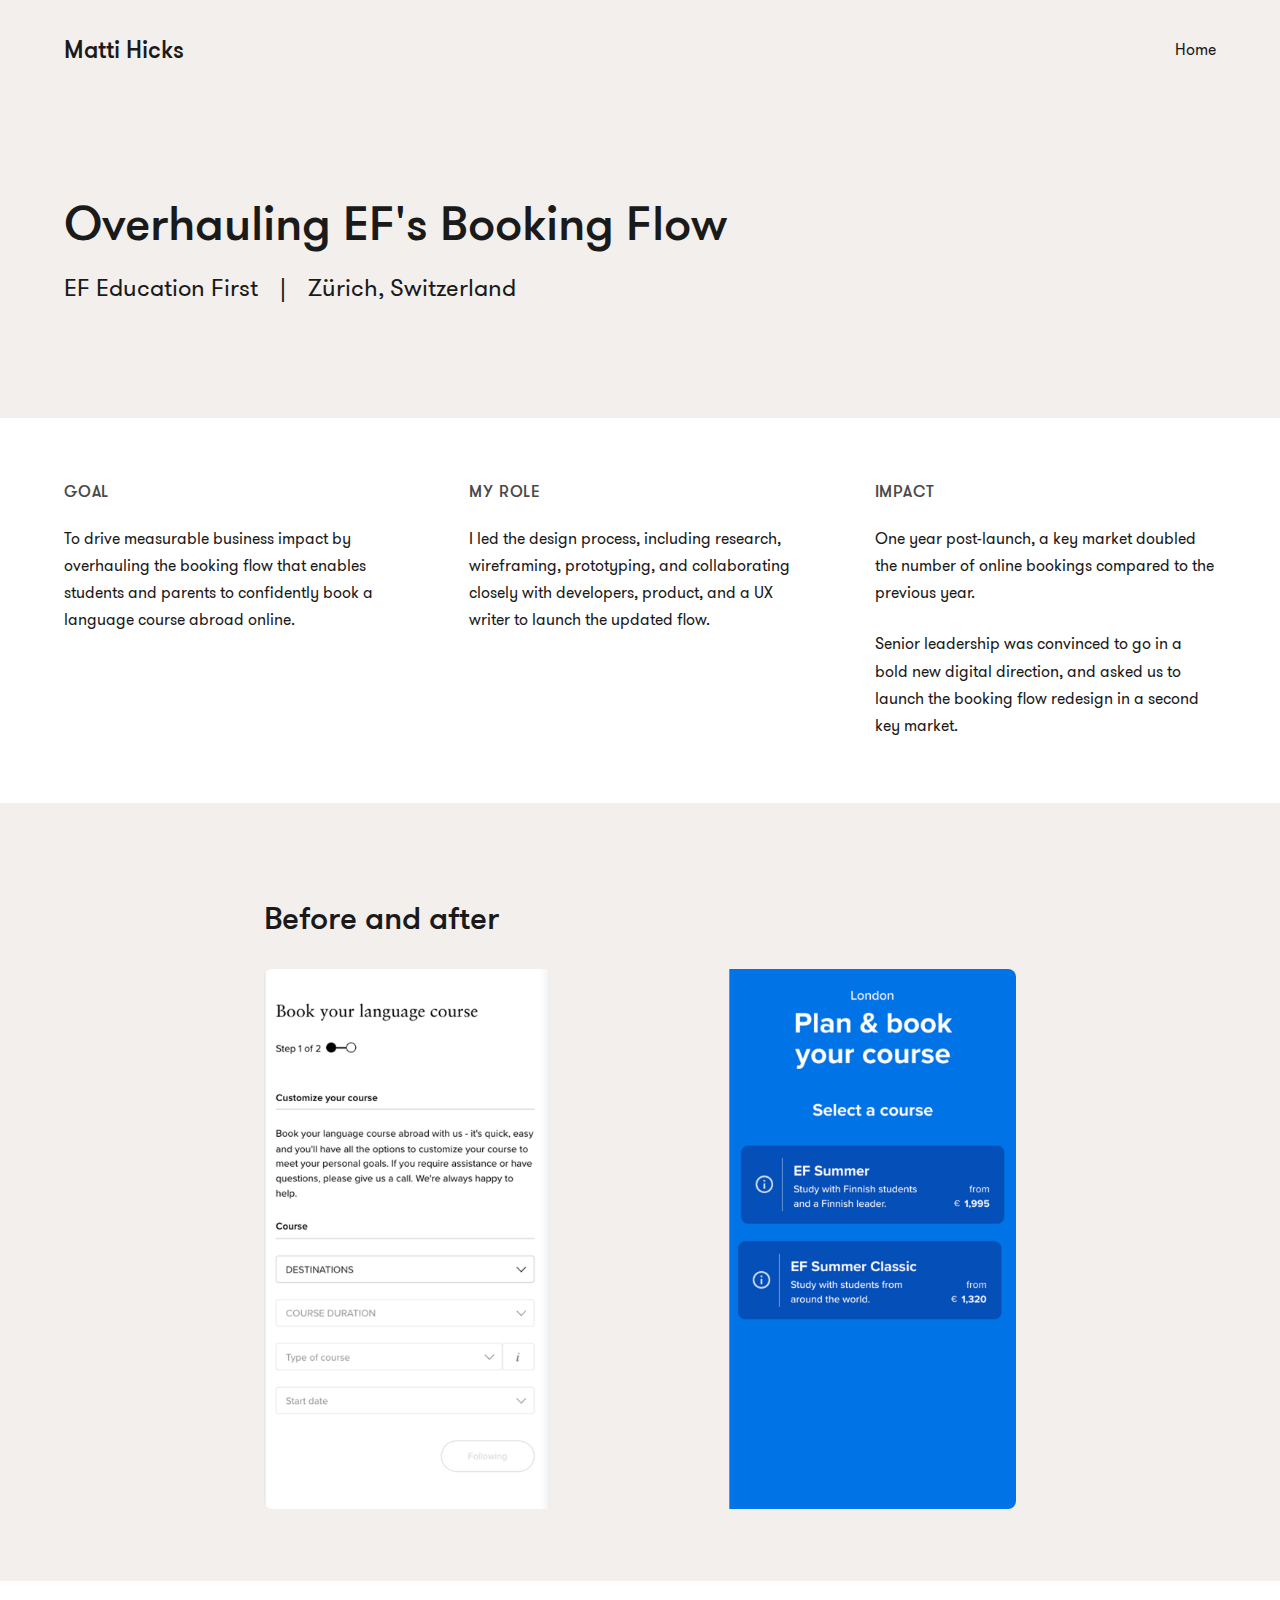
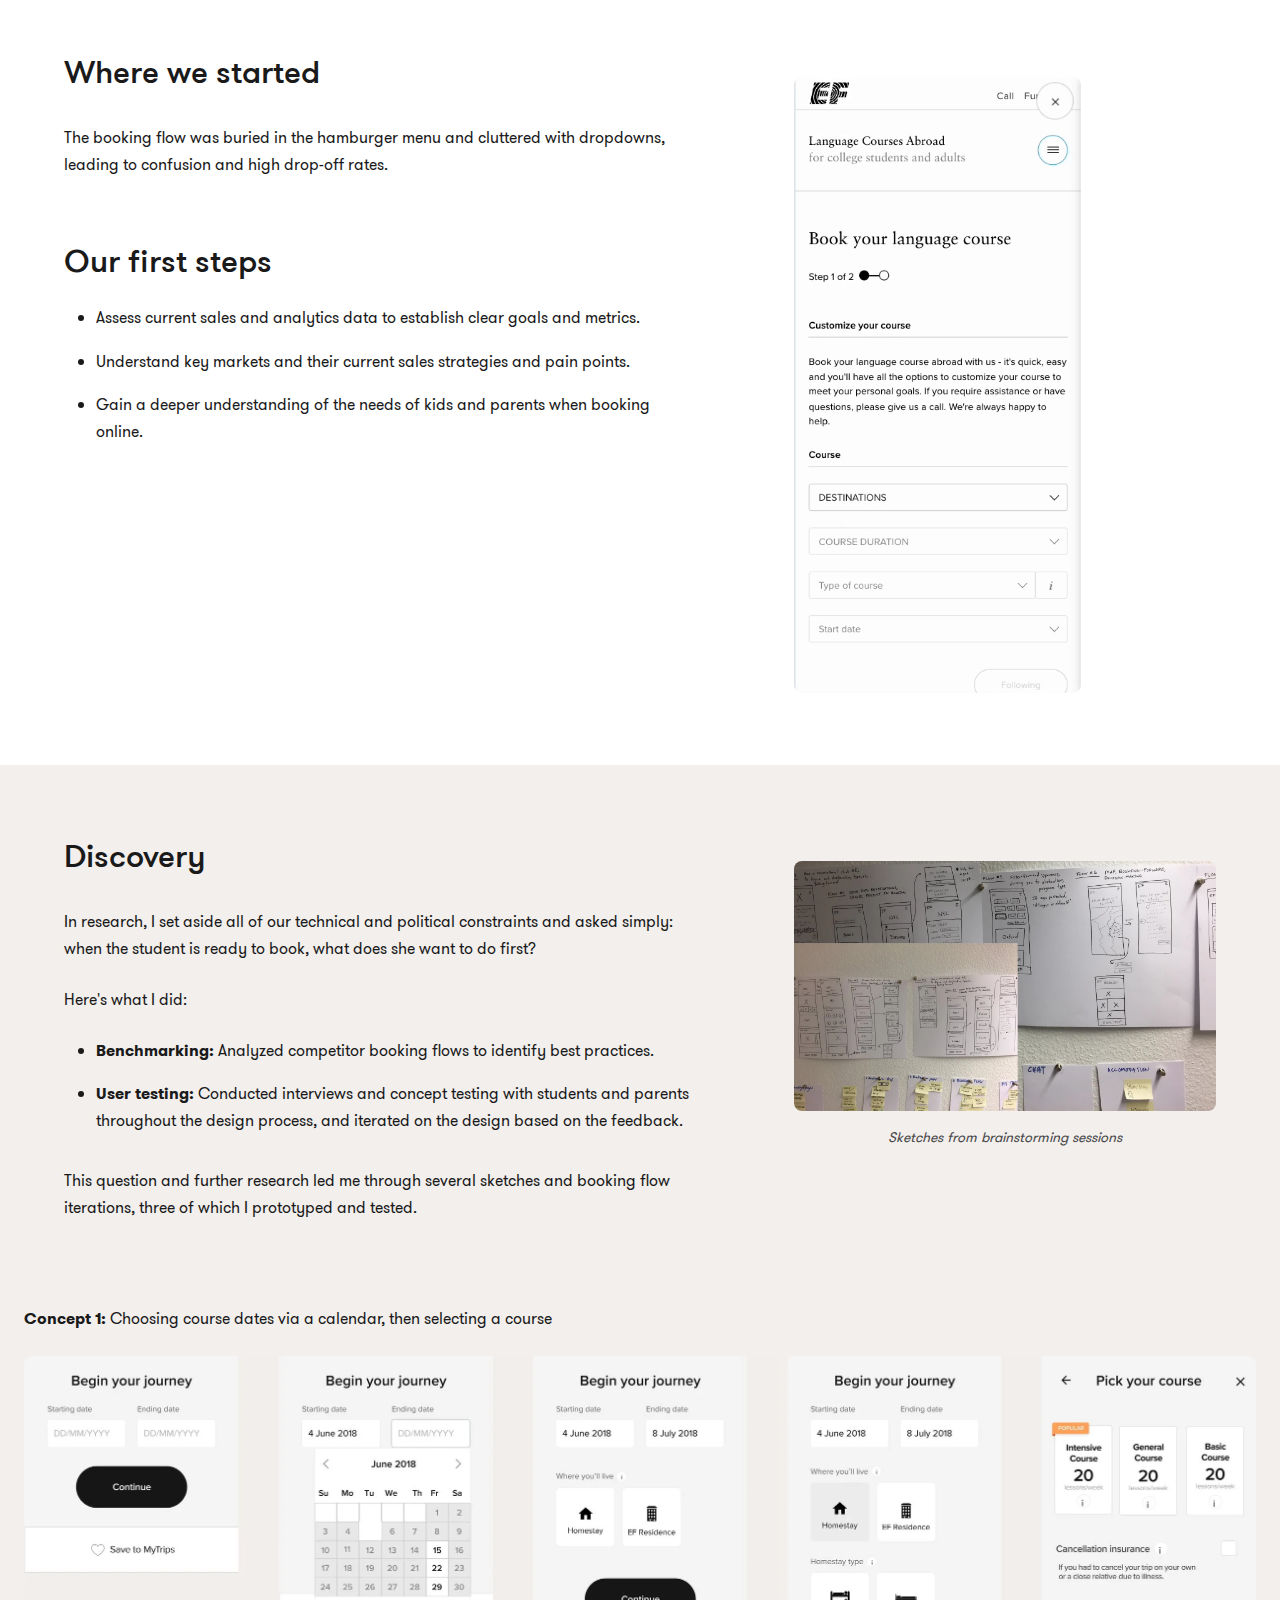
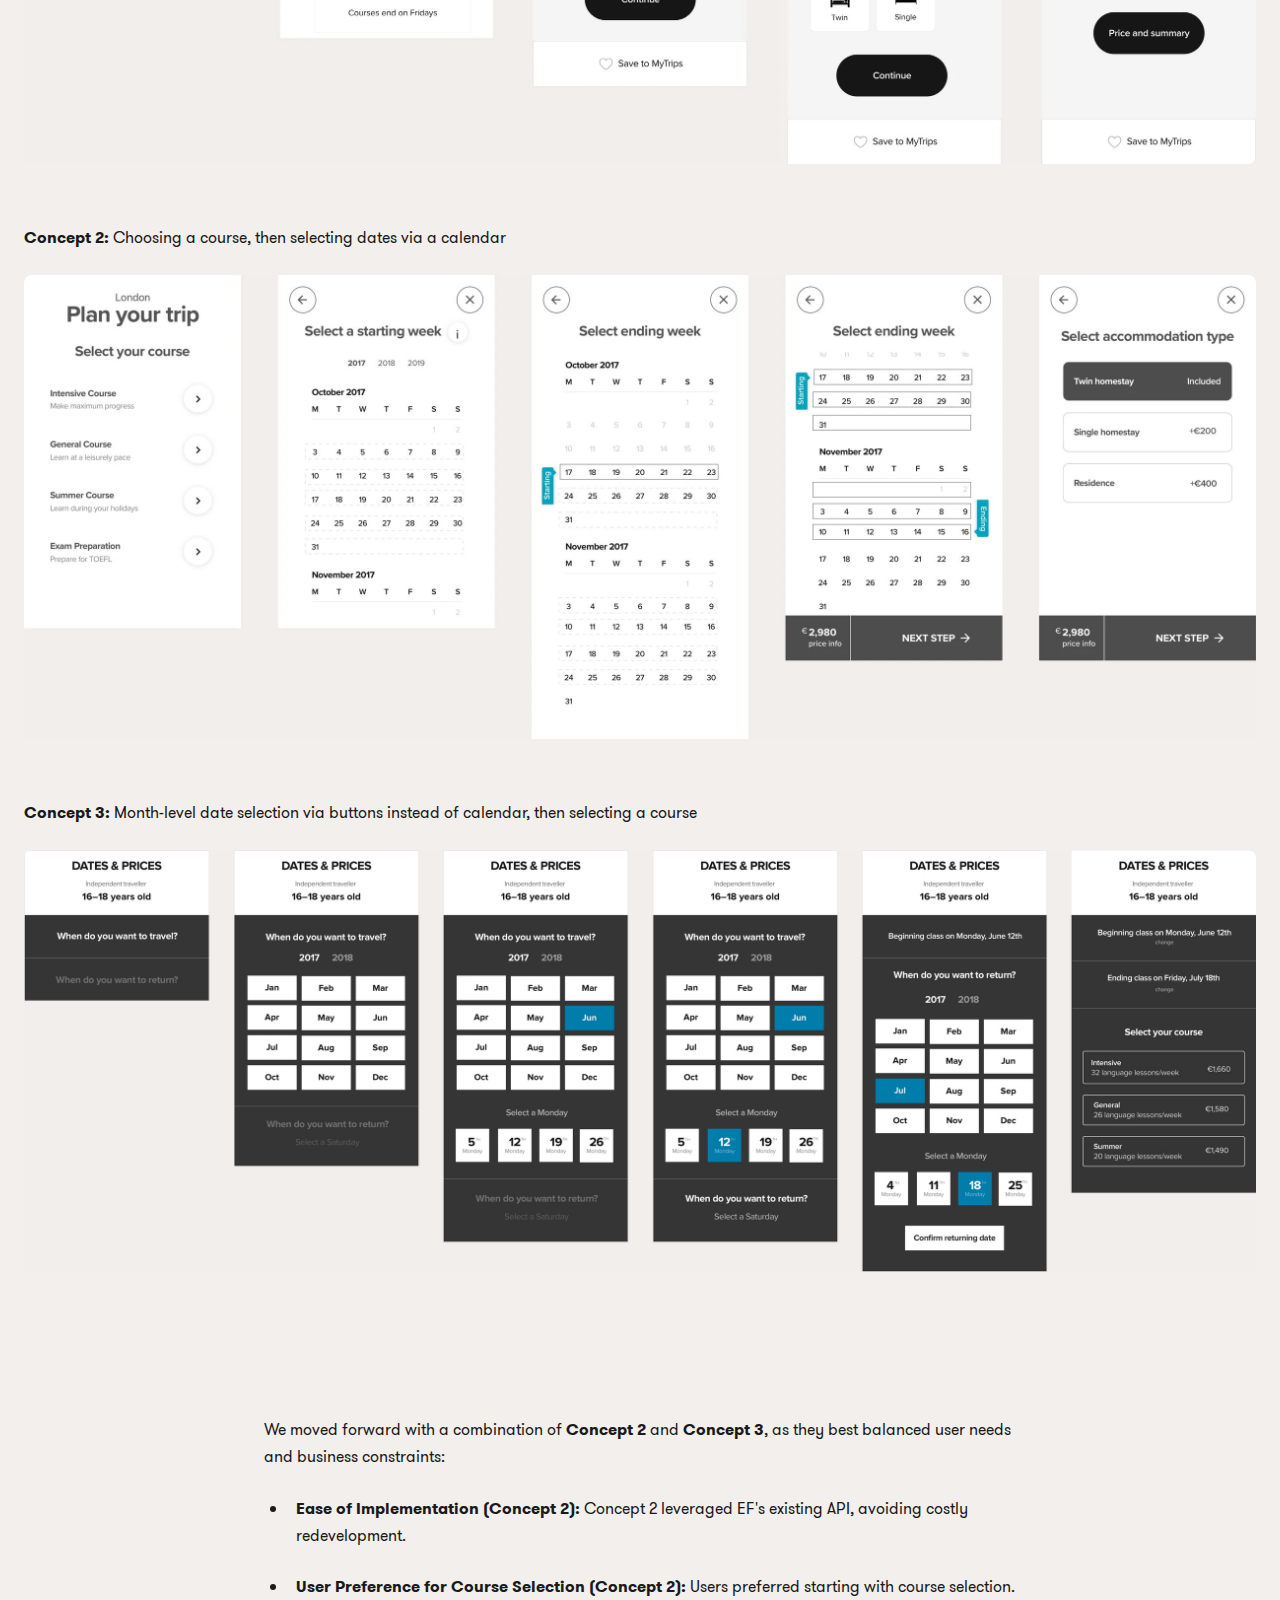
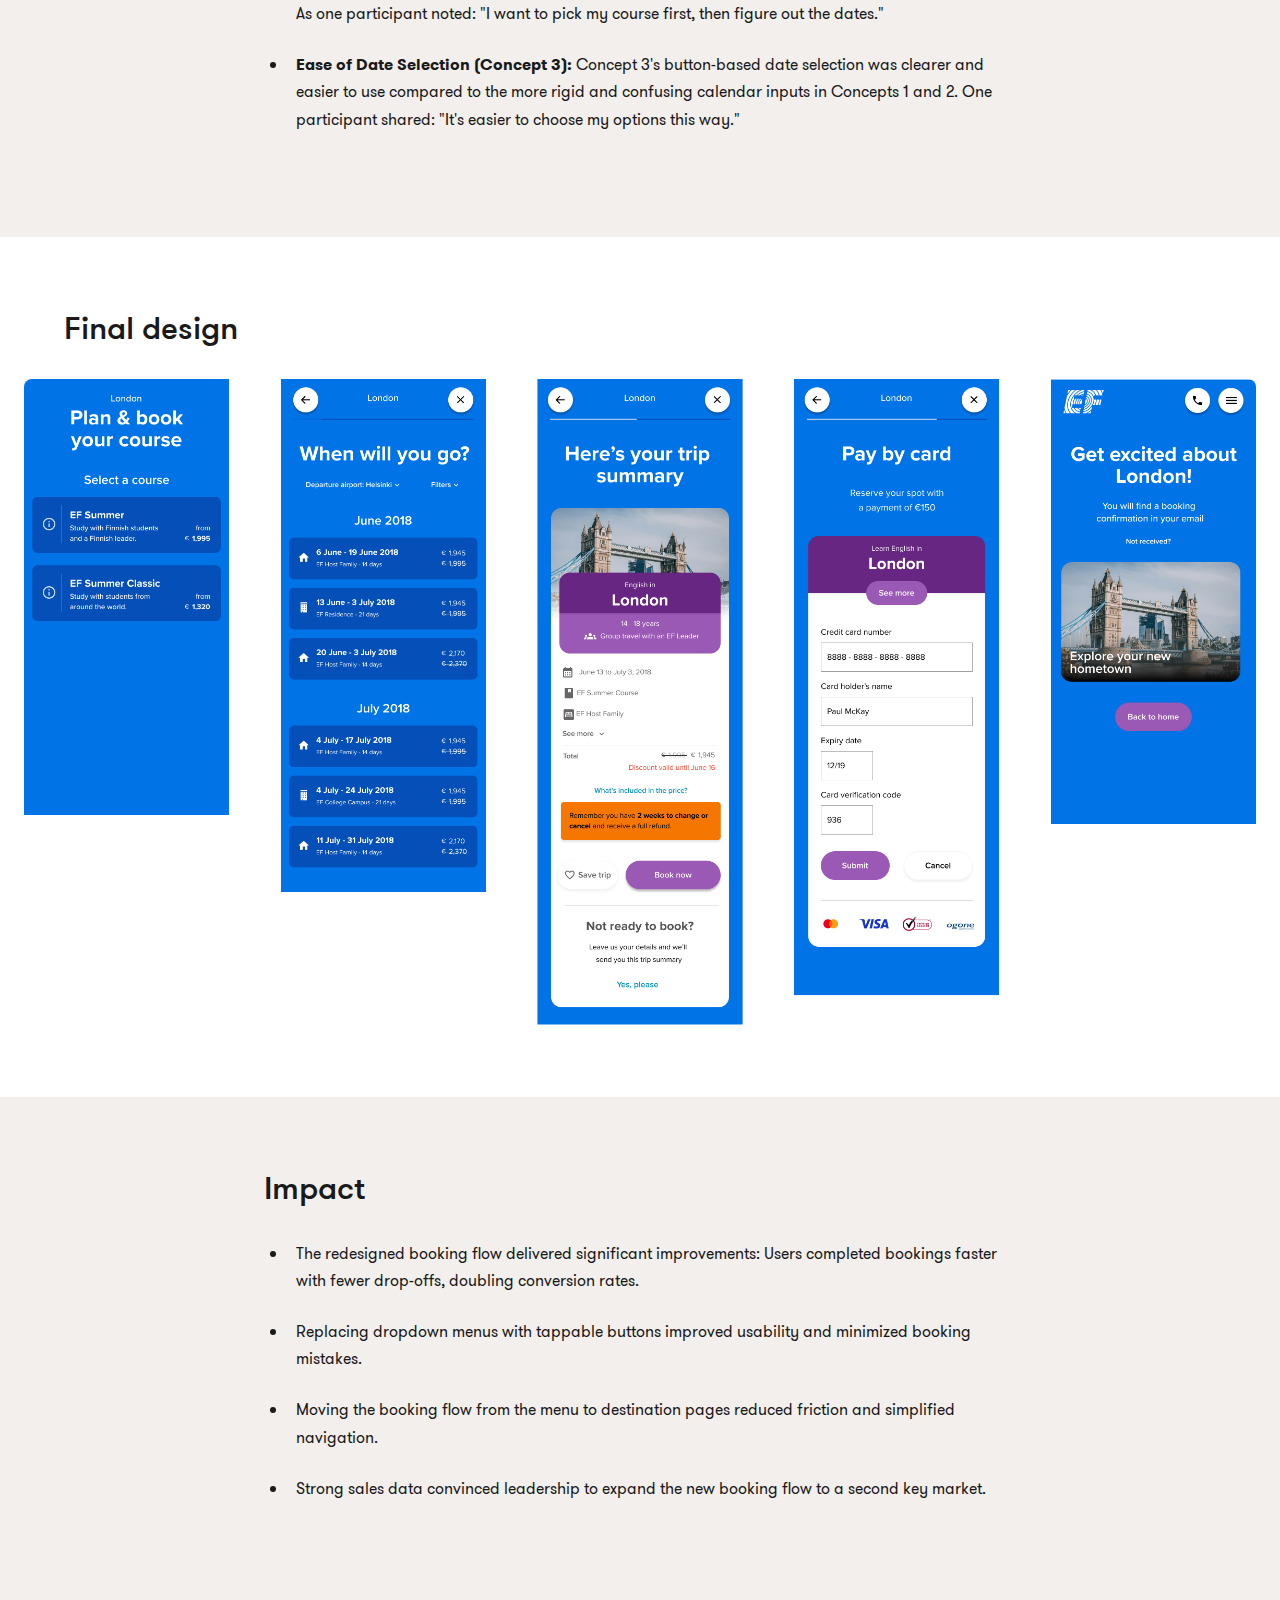
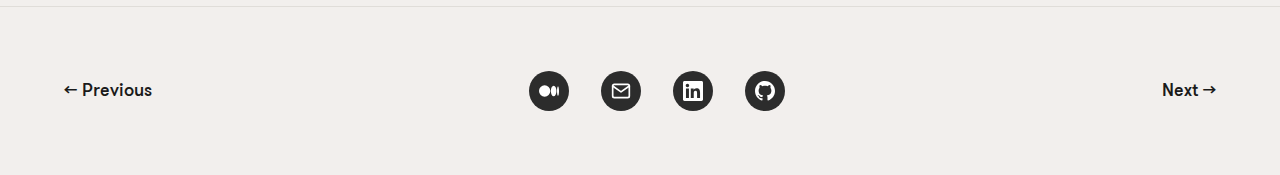
<file: case-studies/ef_booking.html>
<!DOCTYPE html>
<html lang="en">
<head>
  <meta charset="UTF-8">
  <meta name="viewport" content="width=device-width, initial-scale=1.0">
  <meta name="description" content="UX case study: Designing an intuitive booking experience for language programs abroad that enables students and parents to book confidently online.">
  <meta name="author" content="Matti Hicks">

  <title>Overhauling EF's Booking Flow - Matti Hicks</title>

  <!-- Canonical URL -->
  <link rel="canonical" href="https://mattihicks.com/case-studies/ef_booking.html">

  <!-- Open Graph / Facebook -->
  <meta property="og:type" content="article">
  <meta property="og:url" content="https://mattihicks.com/case-studies/ef_booking.html">
  <meta property="og:title" content="Overhauling EF's Booking Flow - Matti Hicks">
  <meta property="og:description" content="UX case study: Designing an intuitive booking experience for language programs abroad that enables students and parents to book confidently online.">
  <meta property="og:image" content="https://mattihicks.com/images/bookingflow.jpg">

  <!-- Twitter -->
  <meta property="twitter:card" content="summary_large_image">
  <meta property="twitter:url" content="https://mattihicks.com/case-studies/ef_booking.html">
  <meta property="twitter:title" content="Overhauling EF's Booking Flow - Matti Hicks">
  <meta property="twitter:description" content="UX case study: Designing an intuitive booking experience for language programs abroad that enables students and parents to book confidently online.">
  <meta property="twitter:image" content="https://mattihicks.com/images/bookingflow.jpg">

  <!-- Favicon -->
  <link rel="icon" type="image/svg+xml" href="../favicon.svg">
  <link rel="icon" type="image/png" sizes="32x32" href="../favicon-32x32.png">
  <link rel="icon" type="image/png" sizes="16x16" href="../favicon-16x16.png">

  <!-- Stylesheet -->
  <link rel="stylesheet" href="../css/styles.css">

  <!-- Privacy-friendly analytics by Plausible -->
  <script async src="https://plausible.io/js/pa-cWSyCL7wm6lDB-hJYYUTQ.js"></script>
  <script>
    window.plausible=window.plausible||function(){(plausible.q=plausible.q||[]).push(arguments)},plausible.init=plausible.init||function(i){plausible.o=i||{}};
    plausible.init()
  </script>

  <!-- Schema.org structured data -->
  <script type="application/ld+json">
  {
    "@context": "https://schema.org",
    "@type": "Article",
    "headline": "Overhauling EF's Booking Flow",
    "description": "UX case study: Designing an intuitive booking experience for language programs abroad that enables students and parents to book confidently online.",
    "image": "https://mattihicks.com/images/bookingflow.jpg",
    "author": {
      "@type": "Person",
      "name": "Matti Hicks",
      "url": "https://mattihicks.com"
    },
    "publisher": {
      "@type": "Person",
      "name": "Matti Hicks"
    },
    "datePublished": "2026-01-21",
    "mainEntityOfPage": {
      "@type": "WebPage",
      "@id": "https://mattihicks.com/case-studies/ef_booking.html"
    }
  }
  </script>
</head>
<body>

  <!-- Header -->
  <header class="header" id="header">
    <div class="header-container">
      <a href="/" class="logo">Matti Hicks</a>
      <nav>
        <a href="/" class="nav-link">Home</a>
      </nav>
    </div>
  </header>

  <!-- Case Study Header -->
  <section class="case-study-header">
    <h2 class="case-study-title">Overhauling EF's Booking Flow</h2>

    <div class="case-study-meta">
      <span>EF Education First</span>
      <span class="meta-divider">|</span>
      <span>Zürich, Switzerland</span>
    </div>
  </section>

  <!-- Full-Width Overview Boxes -->
  <section class="overview-section">
    <div class="overview-boxes">

      <div class="overview-box">
        <h3>Goal</h3>
        <p>
          To drive measurable business impact by overhauling the booking flow that enables students and parents to confidently book a language course abroad online.
        </p>
      </div>

      <div class="overview-box">
        <h3>My role</h3>
        <p>
          I led the design process, including research, wireframing, prototyping, and collaborating closely with developers, product, and a UX writer to launch the updated flow.
        </p>
      </div>

      <div class="overview-box">
        <h3>Impact</h3>
        <p>
          One year post-launch, a key market doubled the number of online bookings compared to the previous year.
        </p>
        <p>
          Senior leadership was convinced to go in a bold new digital direction, and asked us to launch the booking flow redesign in a second key market.
        </p>
      </div>

    </div>
  </section>

  <!-- Case Study Content -->
  <div class="case-study-content">

    <!-- Before and After Section -->
    <section class="content-section beige-bg before-after-section">
      <h3>Before and after</h3>
      <figure class="content-image">
        <img src="../images/Before_after.png" alt="Booking flow before and after redesign comparison">
      </figure>
    </section>

    <!-- Where we started Section -->
    <section class="content-section two-column-section">
      <div class="two-column-container">
        <div class="column-text">
          <h3>Where we started</h3>
          <p>The booking flow was buried in the hamburger menu and cluttered with dropdowns, leading to confusion and high drop-off rates.</p>

          <h3>Our first steps</h3>
          <ul>
            <li>Assess current sales and analytics data to establish clear goals and metrics.</li>
            <li>Understand key markets and their current sales strategies and pain points.</li>
            <li>Gain a deeper understanding of the needs of kids and parents when booking online.</li>
          </ul>
        </div>

        <div class="column-image">
          <figure class="content-image-side">
            <img src="../images/hidden_book_now.gif" alt="Hidden booking flow in hamburger menu" style="width: 68%;">
          </figure>
        </div>
      </div>
    </section>

    <!-- Discovery Section -->
    <section class="content-section two-column-section beige-bg">
      <div class="two-column-container">
        <div class="column-text">
          <h3>Discovery</h3>
          <p>In research, I set aside all of our technical and political constraints and asked simply: when the student is ready to book, what does she want to do first?</p>

          <p>Here's what I did:</p>
          <ul>
            <li><strong>Benchmarking:</strong> Analyzed competitor booking flows to identify best practices.</li>
            <li><strong>User testing:</strong> Conducted interviews and concept testing with students and parents throughout the design process, and iterated on the design based on the feedback.</li>
          </ul>

          <p>This question and further research led me through several sketches and booking flow iterations, three of which I prototyped and tested.</p>
        </div>

        <div class="column-image">
          <figure class="content-image-side" style="max-width: none;">
            <img src="../images/booking_sketches.jpg" alt="Booking flow sketches">
            <figcaption class="image-caption">Sketches from brainstorming sessions</figcaption>
          </figure>
        </div>
      </div>

      <p class="concept-title" style="margin-top: 60px;"><strong>Concept 1:</strong> Choosing course dates via a calendar, then selecting a course</p>
      <figure class="content-image full-width-design">
        <img src="../images/concept_one_booking_ef.jpeg" alt="Concept 1: Calendar-first booking flow">
      </figure>

      <p class="concept-title" style="margin-top: 60px;"><strong>Concept 2:</strong> Choosing a course, then selecting dates via a calendar</p>
      <figure class="content-image full-width-design">
        <img src="../images/concept_two_booking_ef.jpeg" alt="Concept 2: Course-first booking flow with calendar">
      </figure>

      <p class="concept-title" style="margin-top: 60px;"><strong>Concept 3:</strong> Month-level date selection via buttons instead of calendar, then selecting a course</p>
      <figure class="content-image full-width-design">
        <img src="../images/concept_three_booking_ef.jpeg" alt="Concept 3: Button-based date selection">
      </figure>
    </section>

    <!-- Rationale Section -->
    <section class="content-section beige-bg centered-list-section">
      <p>We moved forward with a combination of <strong>Concept 2</strong> and <strong>Concept 3</strong>, as they best balanced user needs and business constraints:</p>
      <ul class="impact-list">
        <li><strong>Ease of Implementation (Concept 2):</strong> Concept 2 leveraged EF's existing API, avoiding costly redevelopment.</li>
        <li><strong>User Preference for Course Selection (Concept 2):</strong> Users preferred starting with course selection. As one participant noted: "I want to pick my course first, then figure out the dates."</li>
        <li><strong>Ease of Date Selection (Concept 3):</strong> Concept 3's button-based date selection was clearer and easier to use compared to the more rigid and confusing calendar inputs in Concepts 1 and 2. One participant shared: "It's easier to choose my options this way."</li>
      </ul>
    </section>

    <!-- Final Design Section -->
    <section class="content-section white-bg final-design-section">
      <h3>Final design</h3>
      <figure class="content-image full-width-design">
        <img src="../images/booking_final.png" alt="Final design of the booking flow">
      </figure>
    </section>

    <!-- Impact Section -->
    <section class="content-section beige-bg centered-list-section">
      <h3>Impact</h3>
      <ul class="impact-list">
        <li>The redesigned booking flow delivered significant improvements: Users completed bookings faster with fewer drop-offs, doubling conversion rates.</li>
        <li>Replacing dropdown menus with tappable buttons improved usability and minimized booking mistakes.</li>
        <li>Moving the booking flow from the menu to destination pages reduced friction and simplified navigation.</li>
        <li>Strong sales data convinced leadership to expand the new booking flow to a second key market.</li>
      </ul>
    </section>

  </div>

  <!-- Footer -->
  <footer class="footer">
    <div class="container">
      <a href="ef_design.html" class="next-case-link" style="align-items: flex-start;">
        <span class="next-title">← Previous</span>
      </a>
      <div class="footer-content">
        <a href="https://medium.com/@mattihicks" class="social-link" aria-label="Medium" target="_blank" rel="noopener noreferrer">
          <svg width="20" height="20" viewBox="0 0 24 24" fill="currentColor" xmlns="http://www.w3.org/2000/svg">
            <path d="M13.54 12a6.8 6.8 0 01-6.77 6.82A6.8 6.8 0 010 12a6.8 6.8 0 016.77-6.82A6.8 6.8 0 0113.54 12zM20.96 12c0 3.54-1.51 6.42-3.38 6.42-1.87 0-3.39-2.88-3.39-6.42s1.52-6.42 3.39-6.42 3.38 2.88 3.38 6.42M24 12c0 3.17-.53 5.75-1.19 5.75-.66 0-1.19-2.58-1.19-5.75s.53-5.75 1.19-5.75C23.47 6.25 24 8.83 24 12z"/>
          </svg>
        </a>
        <a href="#" class="social-link email-link" aria-label="Email" data-user="xxih.ittam" data-domain="moc.liamg">
          <svg width="20" height="20" viewBox="0 0 24 24" fill="none" stroke="currentColor" stroke-width="2" stroke-linecap="round" stroke-linejoin="round" xmlns="http://www.w3.org/2000/svg">
            <path d="M4 4h16c1.1 0 2 .9 2 2v12c0 1.1-.9 2-2 2H4c-1.1 0-2-.9-2-2V6c0-1.1.9-2 2-2z"/>
            <polyline points="22,6 12,13 2,6"/>
          </svg>
        </a>
        <a href="https://linkedin.com/in/mattihicks" class="social-link" aria-label="LinkedIn" target="_blank" rel="noopener noreferrer">
          <svg width="20" height="20" viewBox="0 0 24 24" fill="currentColor" xmlns="http://www.w3.org/2000/svg">
            <path d="M20.447 20.452h-3.554v-5.569c0-1.328-.027-3.037-1.852-3.037-1.853 0-2.136 1.445-2.136 2.939v5.667H9.351V9h3.414v1.561h.046c.477-.9 1.637-1.85 3.37-1.85 3.601 0 4.267 2.37 4.267 5.455v6.286zM5.337 7.433c-1.144 0-2.063-.926-2.063-2.065 0-1.138.92-2.063 2.063-2.063 1.14 0 2.064.925 2.064 2.063 0 1.139-.925 2.065-2.064 2.065zm1.782 13.019H3.555V9h3.564v11.452zM22.225 0H1.771C.792 0 0 .774 0 1.729v20.542C0 23.227.792 24 1.771 24h20.451C23.2 24 24 23.227 24 22.271V1.729C24 .774 23.2 0 22.222 0h.003z"/>
          </svg>
        </a>
        <a href="https://github.com/mattihicks" class="social-link" aria-label="GitHub" target="_blank" rel="noopener noreferrer">
          <svg width="20" height="20" viewBox="0 0 24 24" fill="currentColor" xmlns="http://www.w3.org/2000/svg">
            <path d="M12 0c-6.626 0-12 5.373-12 12 0 5.302 3.438 9.8 8.207 11.387.599.111.793-.261.793-.577v-2.234c-3.338.726-4.033-1.416-4.033-1.416-.546-1.387-1.333-1.756-1.333-1.756-1.089-.745.083-.729.083-.729 1.205.084 1.839 1.237 1.839 1.237 1.07 1.834 2.807 1.304 3.492.997.107-.775.418-1.305.762-1.604-2.665-.305-5.467-1.334-5.467-5.931 0-1.311.469-2.381 1.236-3.221-.124-.303-.535-1.524.117-3.176 0 0 1.008-.322 3.301 1.23.957-.266 1.983-.399 3.003-.404 1.02.005 2.047.138 3.006.404 2.291-1.552 3.297-1.23 3.297-1.23.653 1.653.242 2.874.118 3.176.77.84 1.235 1.911 1.235 3.221 0 4.609-2.807 5.624-5.479 5.921.43.372.823 1.102.823 2.222v3.293c0 .319.192.694.801.576 4.765-1.589 8.199-6.086 8.199-11.386 0-6.627-5.373-12-12-12z"/>
          </svg>
        </a>
      </div>
      <a href="../index.html" class="next-case-link">
        <span class="next-title">Next →</span>
      </a>
    </div>
  </footer>

  <!-- Optional: Add scroll behavior for sticky header -->
  <script>
    // Add 'scrolled' class to header on scroll
    window.addEventListener('scroll', function() {
      const header = document.getElementById('header');
      if (window.scrollY > 50) {
        header.classList.add('scrolled');
      } else {
        header.classList.remove('scrolled');
      }
    });

    // Email obfuscation
    document.addEventListener('DOMContentLoaded', function() {
      const emailLinks = document.querySelectorAll('.email-link');
      emailLinks.forEach(function(link) {
        const user = link.getAttribute('data-user').split('').reverse().join('');
        const domain = link.getAttribute('data-domain').split('').reverse().join('');
        link.href = 'mailto:' + user + '@' + domain;
      });
    });
  </script>

</body>
</html>
</file>
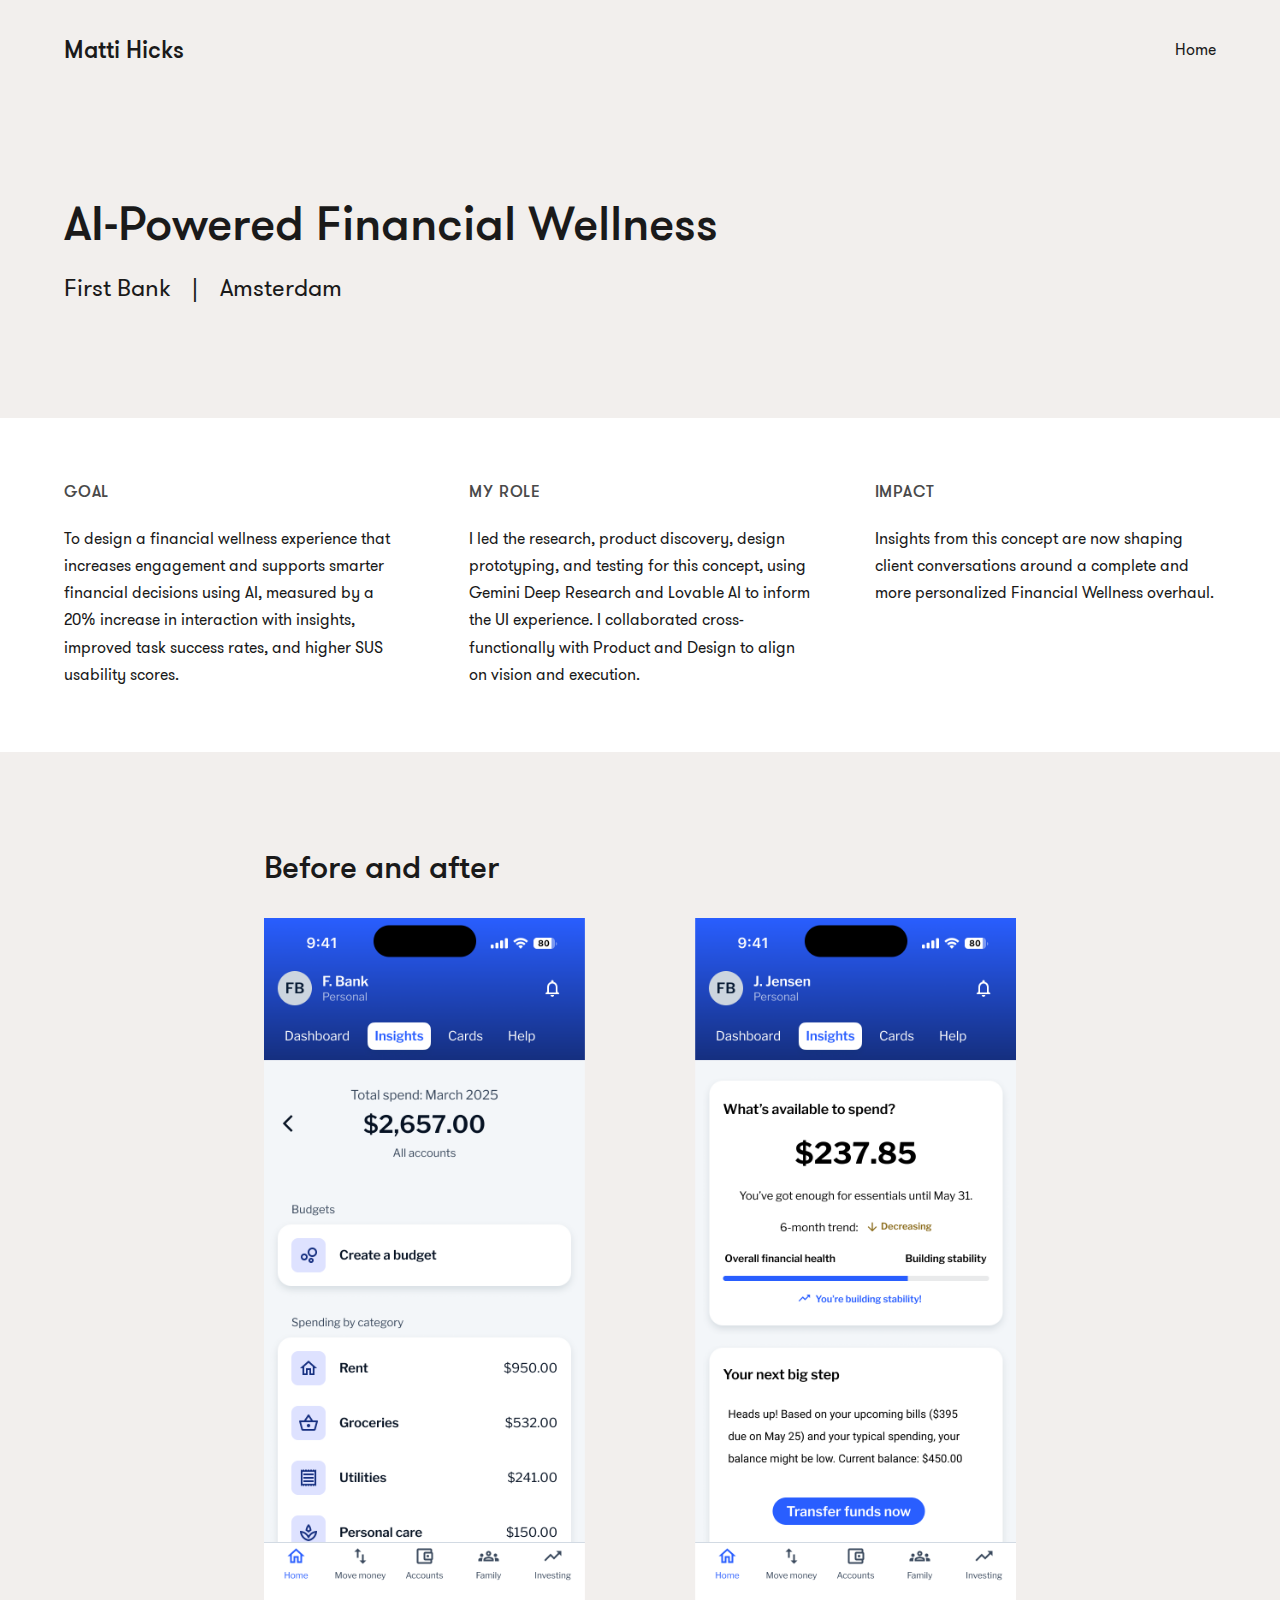
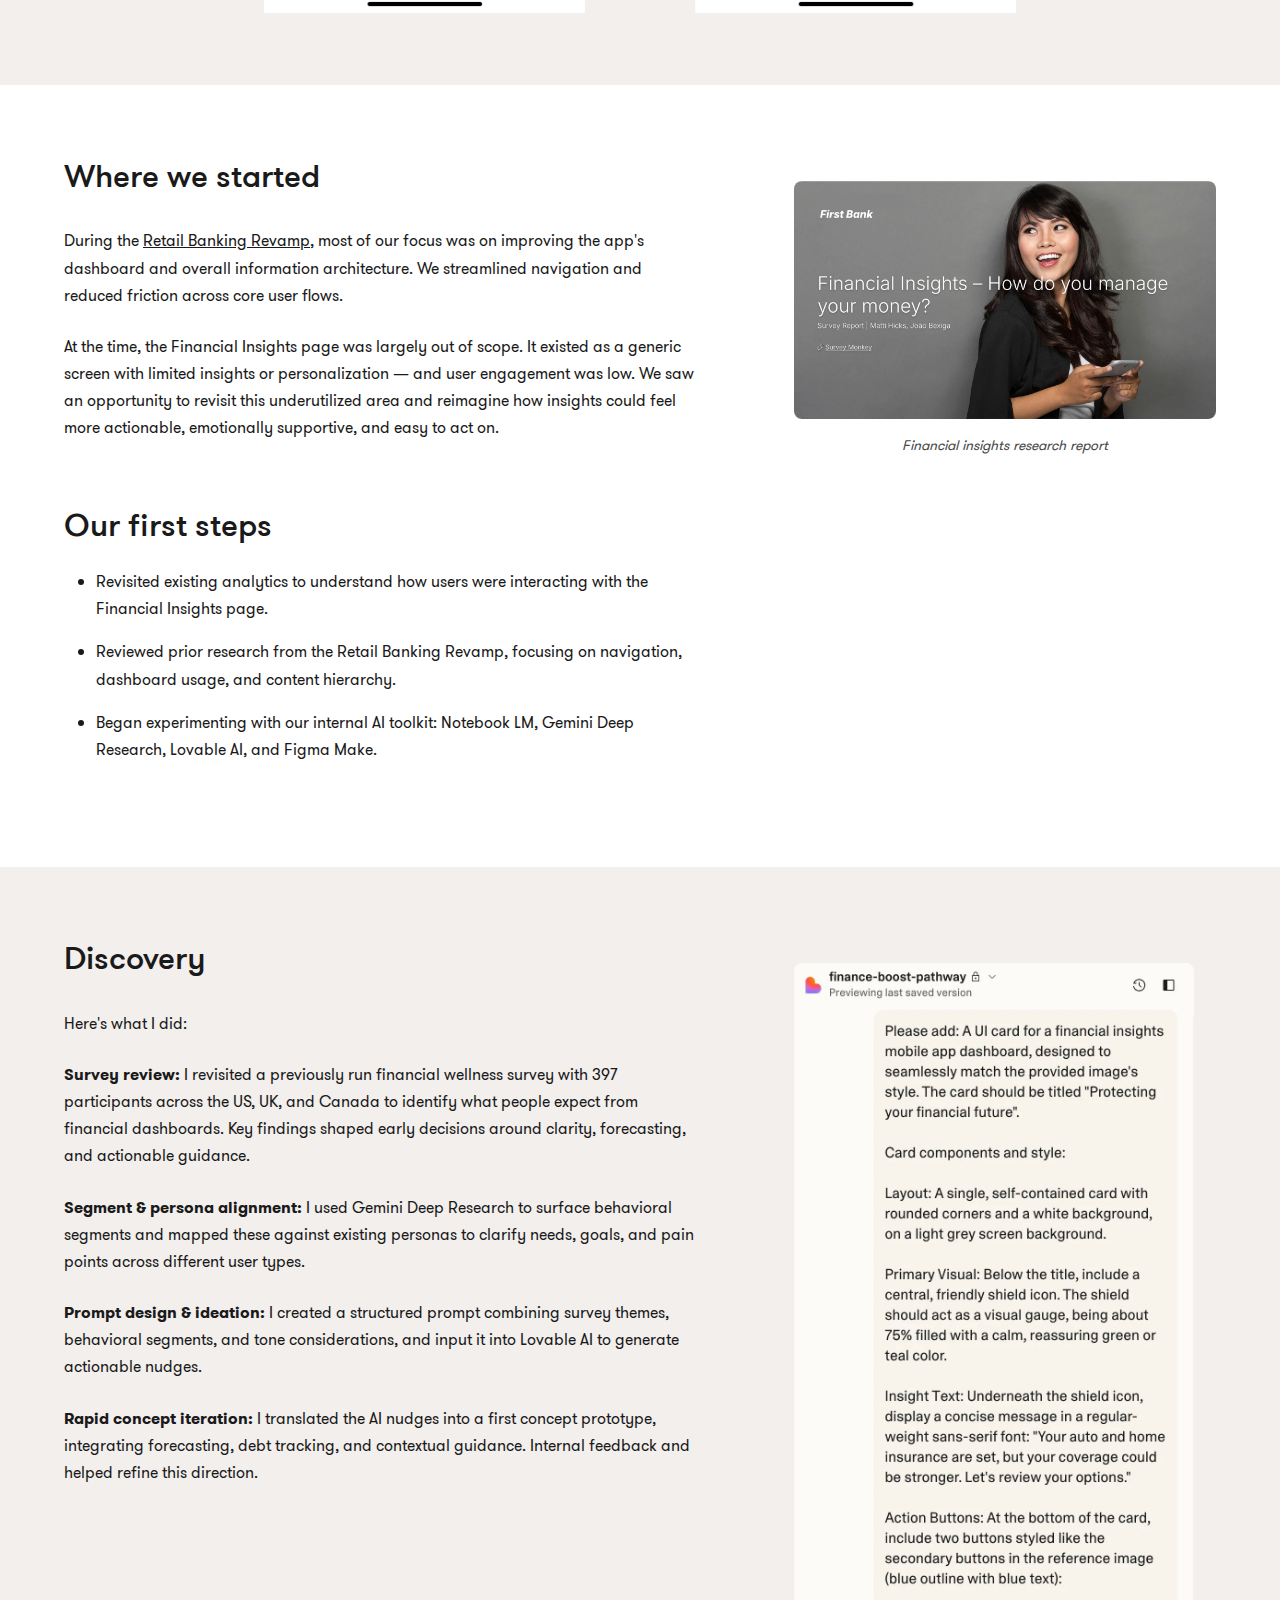
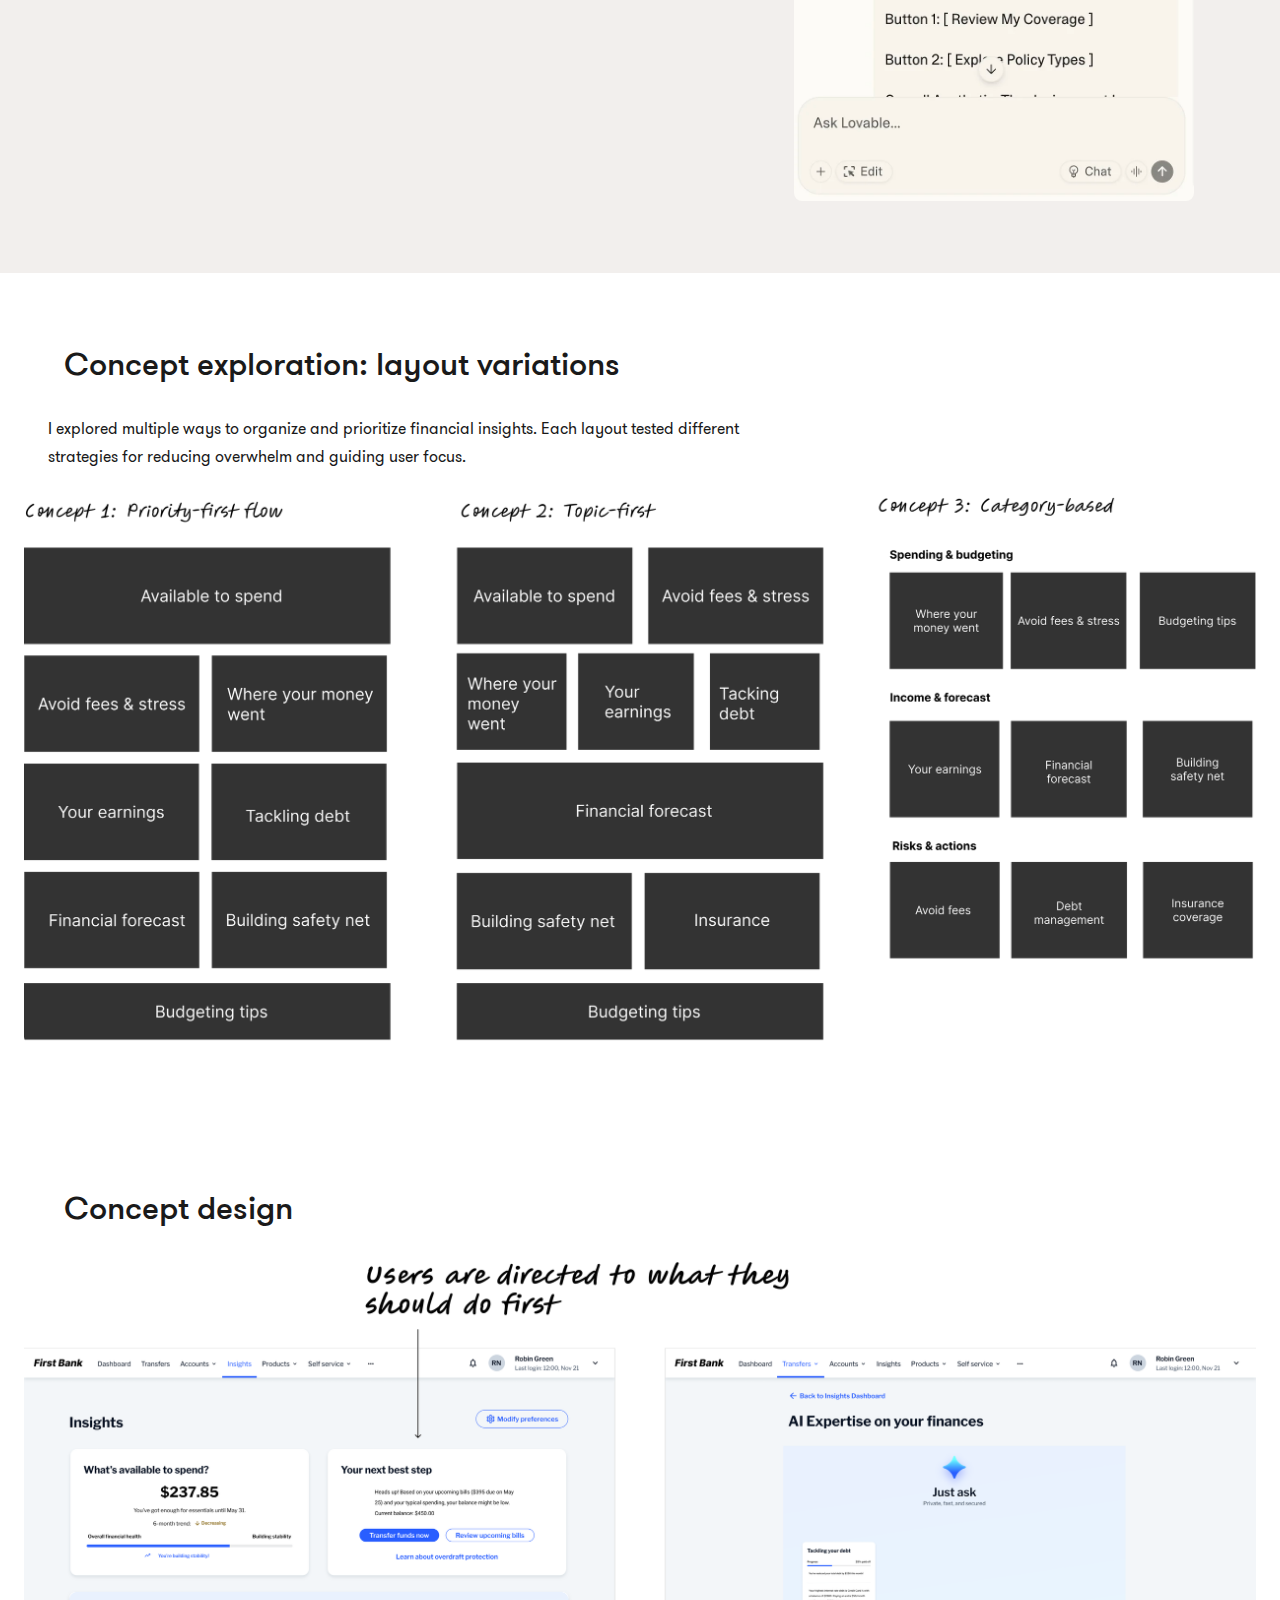
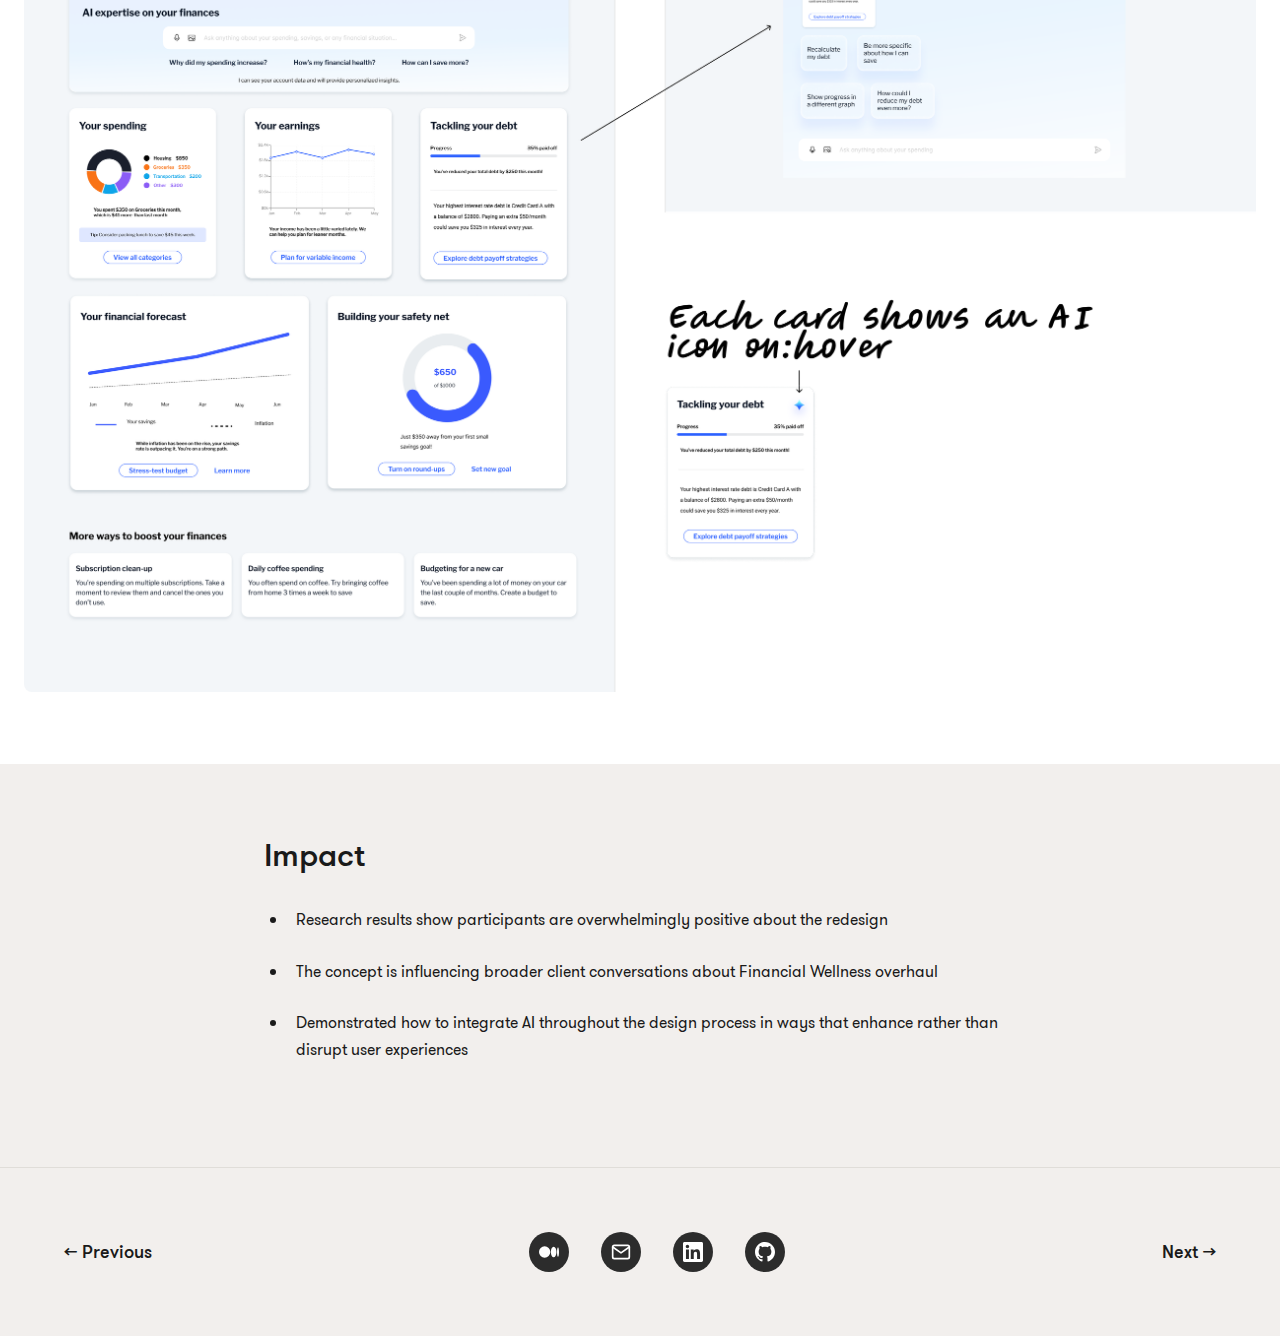
<file: case-studies/financial-wellness.html>
<!DOCTYPE html>
<html lang="en">
<head>
  <meta charset="UTF-8">
  <meta name="viewport" content="width=device-width, initial-scale=1.0">
  <meta name="description" content="UX case study: Designing an AI-enhanced financial wellness experience that increases engagement and supports smarter financial decisions.">
  <meta name="author" content="Matti Hicks">

  <title>AI-Powered Financial Wellness - Matti Hicks</title>

  <!-- Canonical URL -->
  <link rel="canonical" href="https://mattihicks.com/case-studies/financial-wellness.html">

  <!-- Open Graph / Facebook -->
  <meta property="og:type" content="article">
  <meta property="og:url" content="https://mattihicks.com/case-studies/financial-wellness.html">
  <meta property="og:title" content="AI-Powered Financial Wellness - Matti Hicks">
  <meta property="og:description" content="UX case study: Designing an AI-enhanced financial wellness experience that increases engagement and supports smarter financial decisions.">
  <meta property="og:image" content="https://mattihicks.com/images/Financial_wellness.png">

  <!-- Twitter -->
  <meta property="twitter:card" content="summary_large_image">
  <meta property="twitter:url" content="https://mattihicks.com/case-studies/financial-wellness.html">
  <meta property="twitter:title" content="AI-Powered Financial Wellness - Matti Hicks">
  <meta property="twitter:description" content="UX case study: Designing an AI-enhanced financial wellness experience that increases engagement and supports smarter financial decisions.">
  <meta property="twitter:image" content="https://mattihicks.com/images/Financial_wellness.png">

  <!-- Favicon -->
  <link rel="icon" type="image/svg+xml" href="../favicon.svg">
  <link rel="icon" type="image/png" sizes="32x32" href="../favicon-32x32.png">
  <link rel="icon" type="image/png" sizes="16x16" href="../favicon-16x16.png">

  <!-- Stylesheet -->
  <link rel="stylesheet" href="../css/styles.css">

  <!-- Privacy-friendly analytics by Plausible -->
  <script async src="https://plausible.io/js/pa-cWSyCL7wm6lDB-hJYYUTQ.js"></script>
  <script>
    window.plausible=window.plausible||function(){(plausible.q=plausible.q||[]).push(arguments)},plausible.init=plausible.init||function(i){plausible.o=i||{}};
    plausible.init()
  </script>

  <!-- Schema.org structured data -->
  <script type="application/ld+json">
  {
    "@context": "https://schema.org",
    "@type": "Article",
    "headline": "AI-Powered Financial Wellness",
    "description": "UX case study: Designing an AI-enhanced financial wellness experience that increases engagement and supports smarter financial decisions.",
    "image": "https://mattihicks.com/images/Financial_wellness.png",
    "author": {
      "@type": "Person",
      "name": "Matti Hicks",
      "url": "https://mattihicks.com"
    },
    "publisher": {
      "@type": "Person",
      "name": "Matti Hicks"
    },
    "datePublished": "2026-01-21",
    "mainEntityOfPage": {
      "@type": "WebPage",
      "@id": "https://mattihicks.com/case-studies/financial-wellness.html"
    }
  }
  </script>
</head>
<body>

  <!-- Header -->
  <header class="header" id="header">
    <div class="header-container">
      <a href="/" class="logo">Matti Hicks</a>
      <nav>
        <a href="/" class="nav-link">Home</a>
      </nav>
    </div>
  </header>

  <!-- Case Study Header -->
  <section class="case-study-header">
    <h2 class="case-study-title">AI-Powered Financial Wellness</h2>

    <div class="case-study-meta">
      <span>First Bank</span>
      <span class="meta-divider">|</span>
      <span>Amsterdam</span>
    </div>
  </section>

  <!-- Full-Width Overview Boxes -->
  <section class="overview-section">
    <div class="overview-boxes">

      <div class="overview-box">
        <h3>Goal</h3>
        <p>
          To design a financial wellness experience that increases engagement and supports smarter financial decisions using AI, measured by a 20% increase in interaction with insights, improved task success rates, and higher SUS usability scores.
        </p>
      </div>

      <div class="overview-box">
        <h3>My role</h3>
        <p>
          I led the research, product discovery, design prototyping, and testing for this concept, using Gemini Deep Research and Lovable AI to inform the UI experience. I collaborated cross-functionally with Product and Design to align on vision and execution.
        </p>
      </div>

      <div class="overview-box">
        <h3>Impact</h3>
        <p>
          Insights from this concept are now shaping client conversations around a complete and more personalized Financial Wellness overhaul.
        </p>
      </div>

    </div>
  </section>

  <!-- Case Study Content -->
  <div class="case-study-content">

    <!-- Before and After Section -->
    <section class="content-section beige-bg">
      <h3>Before and after</h3>
      <figure class="content-image">
        <img src="../images/dashboard_before_after.png" alt="Dashboard before and after redesign comparison">
      </figure>
    </section>

    <!-- Where we started Section -->
    <section class="content-section two-column-section">
      <div class="two-column-container">
        <div class="column-text">
          <h3>Where we started</h3>
          <p>During the <a href="banking-redesign.html" style="text-decoration: underline;">Retail Banking Revamp</a>, most of our focus was on improving the app's dashboard and overall information architecture. We streamlined navigation and reduced friction across core user flows.</p>

          <p>At the time, the Financial Insights page was largely out of scope. It existed as a generic screen with limited insights or personalization — and user engagement was low. We saw an opportunity to revisit this underutilized area and reimagine how insights could feel more actionable, emotionally supportive, and easy to act on.</p>

          <h3>Our first steps</h3>
          <ul>
            <li>Revisited existing analytics to understand how users were interacting with the Financial Insights page.</li>
            <li>Reviewed prior research from the Retail Banking Revamp, focusing on navigation, dashboard usage, and content hierarchy.</li>
            <li>Began experimenting with our internal AI toolkit: Notebook LM, Gemini Deep Research, Lovable AI, and Figma Make.</li>
          </ul>
        </div>
        <div class="column-image">
          <figure class="content-image-side">
            <img src="../images/report_financial_wellness.png" alt="Financial wellness survey report">
            <figcaption class="image-caption">Financial insights research report</figcaption>
          </figure>
        </div>
      </div>
    </section>

    <!-- Discovery Section -->
    <section class="content-section two-column-section beige-bg">
      <div class="two-column-container">
        <div class="column-text">
          <h3>Discovery</h3>
          <p>Here's what I did:</p>

          <p><strong>Survey review:</strong> I revisited a previously run financial wellness survey with 397 participants across the US, UK, and Canada to identify what people expect from financial dashboards. Key findings shaped early decisions around clarity, forecasting, and actionable guidance.</p>

          <p><strong>Segment & persona alignment:</strong> I used Gemini Deep Research to surface behavioral segments and mapped these against existing personas to clarify needs, goals, and pain points across different user types.</p>

          <p><strong>Prompt design & ideation:</strong> I created a structured prompt combining survey themes, behavioral segments, and tone considerations, and input it into Lovable AI to generate actionable nudges.</p>

          <p><strong>Rapid concept iteration:</strong> I translated the AI nudges into a first concept prototype, integrating forecasting, debt tracking, and contextual guidance. Internal feedback and helped refine this direction.</p>
        </div>
        <div class="column-image">
          <figure class="content-image-side">
            <img src="../images/lovable_prompt.png" alt="Lovable AI prompt example">
          </figure>
        </div>
      </div>
    </section>

    <!-- Concept exploration Section -->
    <section class="content-section white-bg final-design-section">
      <h3>Concept exploration: layout variations</h3>
      <p>I explored multiple ways to organize and prioritize financial insights. Each layout tested different strategies for reducing overwhelm and guiding user focus.</p>
      <figure class="content-image full-width-design">
        <img src="../images/wellness_concept_layouts.png" alt="Various dashboard layout concepts">
      </figure>
    </section>

    <!-- Concept design Section -->
    <section class="content-section white-bg final-design-section">
      <h3>Concept design</h3>
      <figure class="content-image full-width-design">
        <img src="../images/concept_design_progress.png" alt="Progression of concept design iterations">
      </figure>
    </section>

    <!-- Design considerations Section -->
    <!-- <section class="content-section beige-bg centered-list-section">
      <h3>Design considerations</h3>
      <p>Key questions that shaped the design approach:</p>
      <ul class="impact-list">
        <li>What happens when data is absent or inaccurate?</li>
        <li>How do we build user trust in the information displayed?</li>
        <li>How do we ensure users understand and can act on insights?</li>
        <li>How much information is too much?</li>
        <li>How do we avoid causing anxiety or harm?</li>
        <li>How do we clarify next steps for users?</li>
      </ul>
    </section> -->

    <!-- Impact Section -->
    <section class="content-section beige-bg centered-list-section">
      <h3>Impact</h3>
      <ul class="impact-list">
        <li>Research results show participants are overwhelmingly positive about the redesign</li>
        <li>The concept is influencing broader client conversations about Financial Wellness overhaul</li>
        <li>Demonstrated how to integrate AI throughout the design process in ways that enhance rather than disrupt user experiences</li>
      </ul>
    </section>

  






  </div>

  <!-- Footer -->
  <footer class="footer">
    <div class="container">
      <a href="banking-redesign.html" class="next-case-link" style="align-items: flex-start;">
        <span class="next-title">← Previous</span>
      </a>
      <div class="footer-content">
        <a href="https://medium.com/@mattihicks" class="social-link" aria-label="Medium" target="_blank" rel="noopener noreferrer">
          <svg width="20" height="20" viewBox="0 0 24 24" fill="currentColor" xmlns="http://www.w3.org/2000/svg">
            <path d="M13.54 12a6.8 6.8 0 01-6.77 6.82A6.8 6.8 0 010 12a6.8 6.8 0 016.77-6.82A6.8 6.8 0 0113.54 12zM20.96 12c0 3.54-1.51 6.42-3.38 6.42-1.87 0-3.39-2.88-3.39-6.42s1.52-6.42 3.39-6.42 3.38 2.88 3.38 6.42M24 12c0 3.17-.53 5.75-1.19 5.75-.66 0-1.19-2.58-1.19-5.75s.53-5.75 1.19-5.75C23.47 6.25 24 8.83 24 12z"/>
          </svg>
        </a>
        <a href="#" class="social-link email-link" aria-label="Email" data-user="xxih.ittam" data-domain="moc.liamg">
          <svg width="20" height="20" viewBox="0 0 24 24" fill="none" stroke="currentColor" stroke-width="2" stroke-linecap="round" stroke-linejoin="round" xmlns="http://www.w3.org/2000/svg">
            <path d="M4 4h16c1.1 0 2 .9 2 2v12c0 1.1-.9 2-2 2H4c-1.1 0-2-.9-2-2V6c0-1.1.9-2 2-2z"/>
            <polyline points="22,6 12,13 2,6"/>
          </svg>
        </a>
        <a href="https://linkedin.com/in/mattihicks" class="social-link" aria-label="LinkedIn" target="_blank" rel="noopener noreferrer">
          <svg width="20" height="20" viewBox="0 0 24 24" fill="currentColor" xmlns="http://www.w3.org/2000/svg">
            <path d="M20.447 20.452h-3.554v-5.569c0-1.328-.027-3.037-1.852-3.037-1.853 0-2.136 1.445-2.136 2.939v5.667H9.351V9h3.414v1.561h.046c.477-.9 1.637-1.85 3.37-1.85 3.601 0 4.267 2.37 4.267 5.455v6.286zM5.337 7.433c-1.144 0-2.063-.926-2.063-2.065 0-1.138.92-2.063 2.063-2.063 1.14 0 2.064.925 2.064 2.063 0 1.139-.925 2.065-2.064 2.065zm1.782 13.019H3.555V9h3.564v11.452zM22.225 0H1.771C.792 0 0 .774 0 1.729v20.542C0 23.227.792 24 1.771 24h20.451C23.2 24 24 23.227 24 22.271V1.729C24 .774 23.2 0 22.222 0h.003z"/>
          </svg>
        </a>
        <a href="https://github.com/mattihicks" class="social-link" aria-label="GitHub" target="_blank" rel="noopener noreferrer">
          <svg width="20" height="20" viewBox="0 0 24 24" fill="currentColor" xmlns="http://www.w3.org/2000/svg">
            <path d="M12 0c-6.626 0-12 5.373-12 12 0 5.302 3.438 9.8 8.207 11.387.599.111.793-.261.793-.577v-2.234c-3.338.726-4.033-1.416-4.033-1.416-.546-1.387-1.333-1.756-1.333-1.756-1.089-.745.083-.729.083-.729 1.205.084 1.839 1.237 1.839 1.237 1.07 1.834 2.807 1.304 3.492.997.107-.775.418-1.305.762-1.604-2.665-.305-5.467-1.334-5.467-5.931 0-1.311.469-2.381 1.236-3.221-.124-.303-.535-1.524.117-3.176 0 0 1.008-.322 3.301 1.23.957-.266 1.983-.399 3.003-.404 1.02.005 2.047.138 3.006.404 2.291-1.552 3.297-1.23 3.297-1.23.653 1.653.242 2.874.118 3.176.77.84 1.235 1.911 1.235 3.221 0 4.609-2.807 5.624-5.479 5.921.43.372.823 1.102.823 2.222v3.293c0 .319.192.694.801.576 4.765-1.589 8.199-6.086 8.199-11.386 0-6.627-5.373-12-12-12z"/>
          </svg>
        </a>
      </div>
      <a href="ef_design.html" class="next-case-link">
        <span class="next-title">Next →</span>
      </a>
    </div>
  </footer>

  <!-- Optional: Add scroll behavior for sticky header -->
  <script>
    // Add 'scrolled' class to header on scroll
    window.addEventListener('scroll', function() {
      const header = document.getElementById('header');
      if (window.scrollY > 50) {
        header.classList.add('scrolled');
      } else {
        header.classList.remove('scrolled');
      }
    });

    // Email obfuscation
    document.addEventListener('DOMContentLoaded', function() {
      const emailLinks = document.querySelectorAll('.email-link');
      emailLinks.forEach(function(link) {
        const user = link.getAttribute('data-user').split('').reverse().join('');
        const domain = link.getAttribute('data-domain').split('').reverse().join('');
        link.href = 'mailto:' + user + '@' + domain;
      });
    });
  </script>

</body>
</html>
</file>
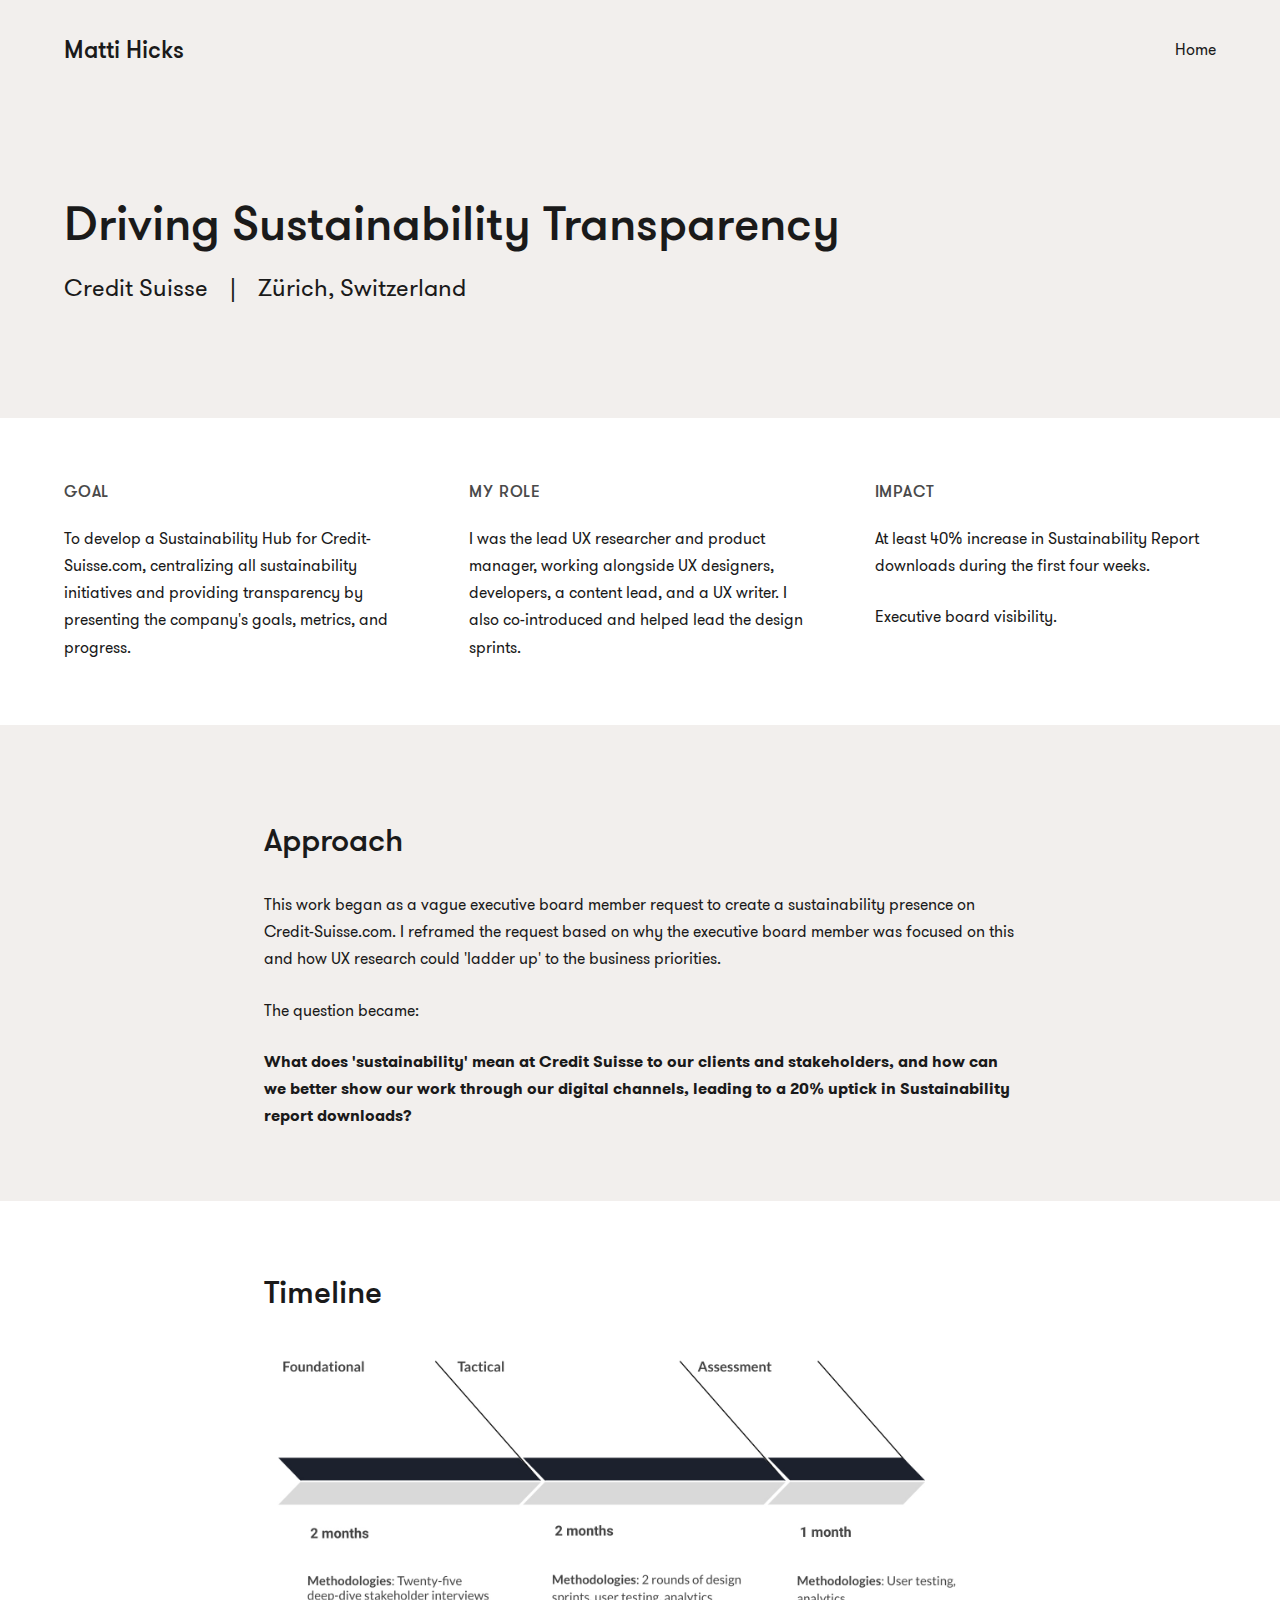
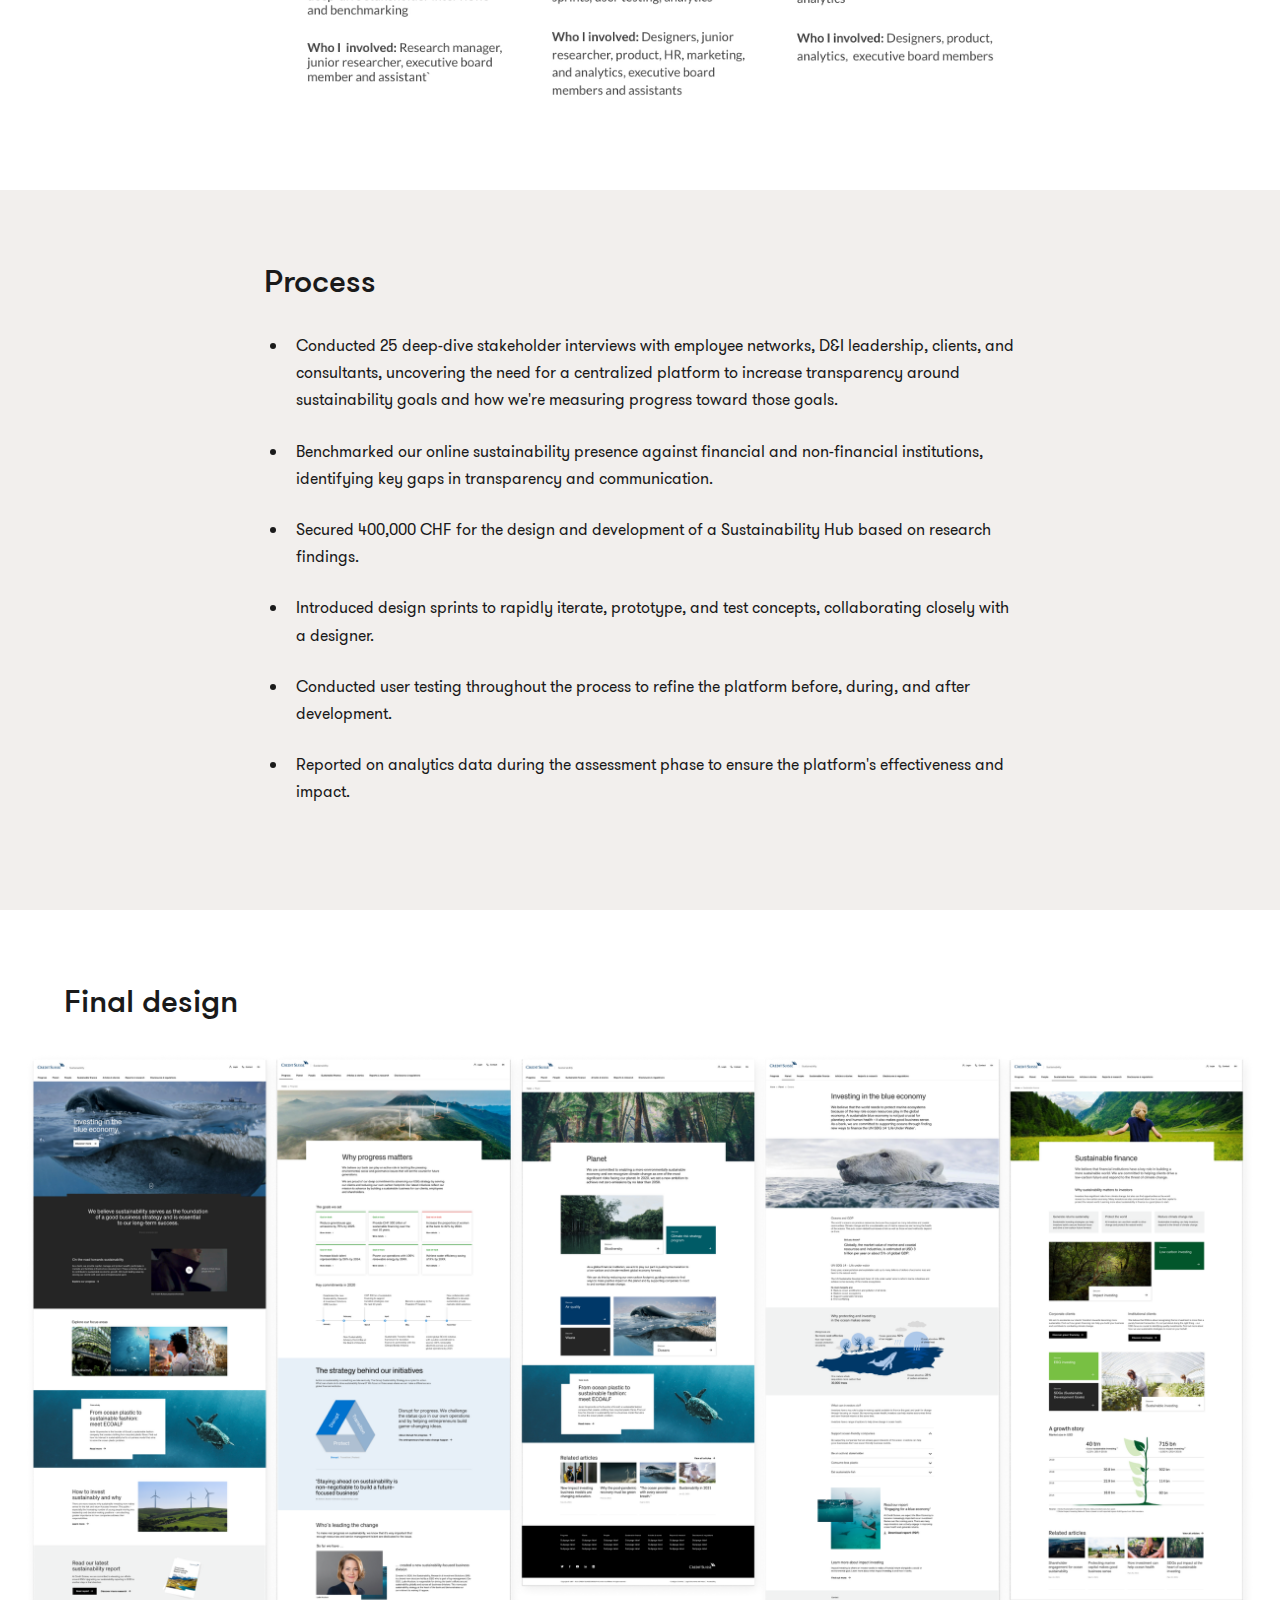
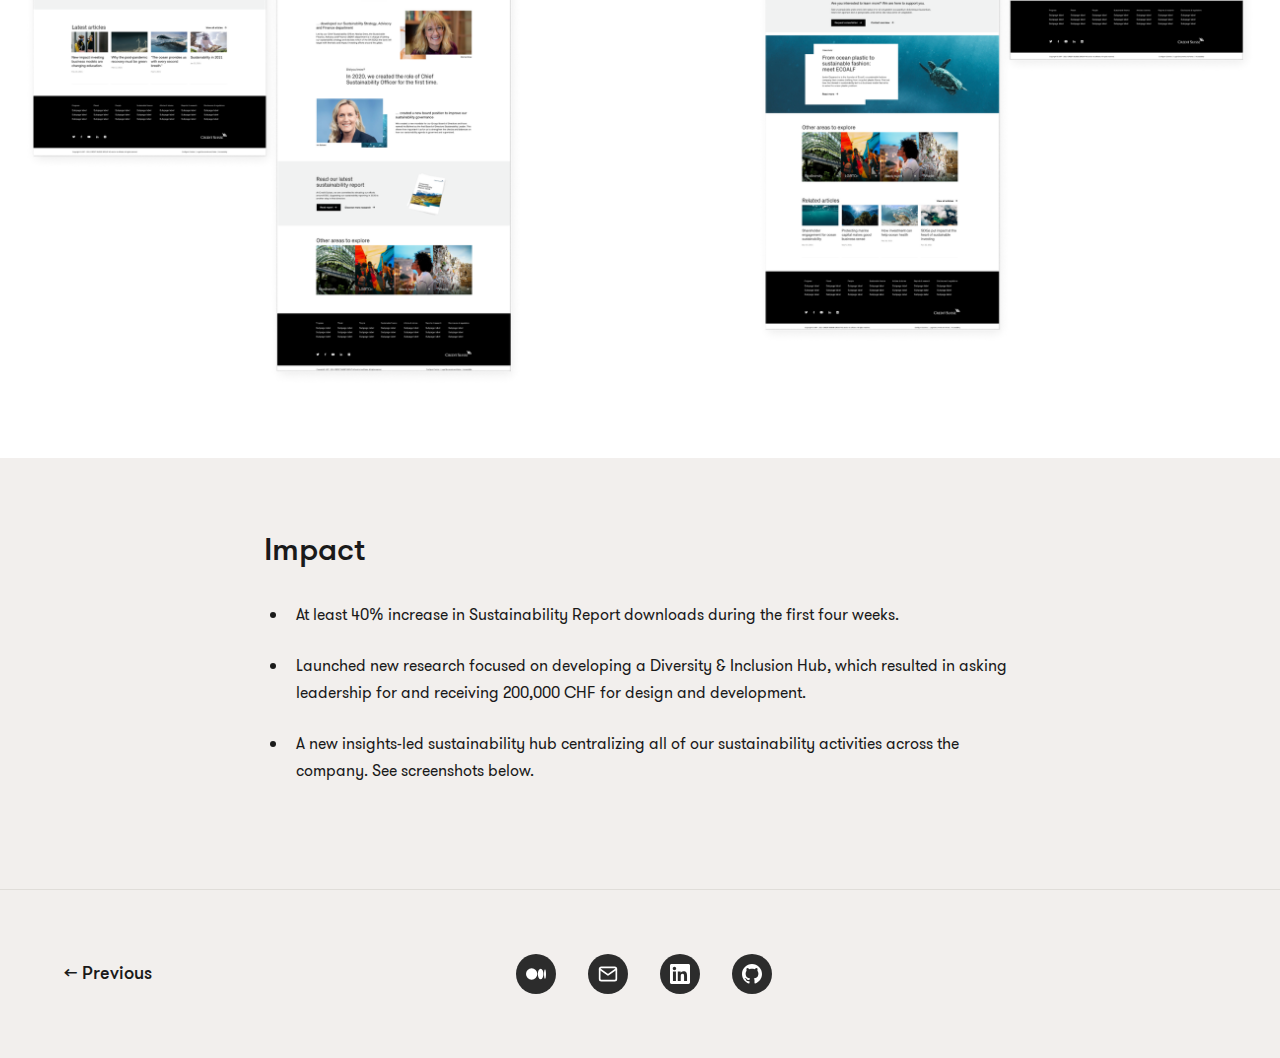
<file: case-studies/sustainability.html>
<!DOCTYPE html>
<html lang="en">
<head>
  <meta charset="UTF-8">
  <meta name="viewport" content="width=device-width, initial-scale=1.0">
  <meta name="description" content="Case Study - Matti Hicks, Sr. UX Designer & Researcher">
  <meta name="author" content="Matti Hicks">

  <title>Driving Sustainability Transparency - Matti Hicks</title>

  <!-- Favicon (add your own) -->
  <!-- <link rel="icon" type="image/png" href="../favicon.png"> -->

  <!-- Stylesheet -->
  <link rel="stylesheet" href="../css/styles.css">
</head>
<body>

  <!-- Header -->
  <header class="header" id="header">
    <div class="header-container">
      <a href="../index.html" class="logo">Matti Hicks</a>
      <nav>
        <a href="../index.html" class="nav-link">Home</a>
      </nav>
    </div>
  </header>

  <!-- Case Study Header -->
  <section class="case-study-header">
    <h2 class="case-study-title">Driving Sustainability Transparency</h2>

    <div class="case-study-meta">
      <span>Credit Suisse</span>
      <span class="meta-divider">|</span>
      <span>Zürich, Switzerland</span>
    </div>
  </section>

  <!-- Full-Width Overview Boxes -->
  <section class="overview-section">
    <div class="overview-boxes">

      <div class="overview-box">
        <h3>Goal</h3>
        <p>
          To develop a Sustainability Hub for Credit-Suisse.com, centralizing all sustainability initiatives and providing transparency by presenting the company's goals, metrics, and progress.
        </p>
      </div>

      <div class="overview-box">
        <h3>My role</h3>
        <p>
          I was the lead UX researcher and product manager, working alongside UX designers, developers, a content lead, and a UX writer. I also co-introduced and helped lead the design sprints.
        </p>
      </div>

      <div class="overview-box">
        <h3>Impact</h3>
        <p>
          At least 40% increase in Sustainability Report downloads during the first four weeks.
        </p>
        <p>
          Executive board visibility.
        </p>
      </div>

    </div>
  </section>

  <!-- Case Study Content -->
  <div class="case-study-content">

    <!-- Approach Section -->
    <section class="content-section beige-bg centered-list-section">
      <h3>Approach</h3>
      <p>This work began as a vague executive board member request to create a sustainability presence on Credit-Suisse.com. I reframed the request based on why the executive board member was focused on this and how UX research could 'ladder up' to the business priorities.</p>
      <p>The question became:</p>
      <p><strong>What does 'sustainability' mean at Credit Suisse to our clients and stakeholders, and how can we better show our work through our digital channels, leading to a 20% uptick in Sustainability report downloads?</strong></p>
    </section>

    <!-- Timeline Section -->
    <section class="content-section white-bg">
      <h3>Timeline</h3>
      <figure class="content-image">
        <img src="../images/sustainability_process.jpeg" alt="Sustainability project timeline">
      </figure>
    </section>

    <!-- Process Section -->
    <section class="content-section beige-bg centered-list-section">
      <h3>Process</h3>
      <ul class="impact-list">
        <li>Conducted 25 deep-dive stakeholder interviews with employee networks, D&I leadership, clients, and consultants, uncovering the need for a centralized platform to increase transparency around sustainability goals and how we're measuring progress toward those goals.</li>
        <li>Benchmarked our online sustainability presence against financial and non-financial institutions, identifying key gaps in transparency and communication.</li>
        <li>Secured 400,000 CHF for the design and development of a Sustainability Hub based on research findings.</li>
        <li>Introduced design sprints to rapidly iterate, prototype, and test concepts, collaborating closely with a designer.</li>
        <li>Conducted user testing throughout the process to refine the platform before, during, and after development.</li>
        <li>Reported on analytics data during the assessment phase to ensure the platform's effectiveness and impact.</li>
      </ul>
    </section>

    <!-- Final Design Section -->
    <section class="content-section white-bg final-design-section">
      <h3>Final design</h3>
      <figure class="content-image full-width-design">
        <img src="../images/sustainability_final_design_desktop.png" alt="Final design of the Sustainability Hub">
      </figure>
    </section>

    <!-- Impact Section -->
    <section class="content-section beige-bg centered-list-section">
      <h3>Impact</h3>
      <ul class="impact-list">
        <li>At least 40% increase in Sustainability Report downloads during the first four weeks.</li>
        <li>Launched new research focused on developing a Diversity & Inclusion Hub, which resulted in asking leadership for and receiving 200,000 CHF for design and development.</li>
        <li>A new insights-led sustainability hub centralizing all of our sustainability activities across the company. See screenshots below.</li>
      </ul>
    </section>

  </div>

  <!-- Footer -->
  <footer class="footer">
    <div class="container">
      <a href="ef_booking.html" class="next-case-link" style="align-items: flex-start;">
        <span class="next-title">← Previous</span>
      </a>
      <div class="footer-content">
        <a href="https://medium.com/@mattihicks" class="social-link" aria-label="Medium" target="_blank" rel="noopener noreferrer">
          <svg width="20" height="20" viewBox="0 0 24 24" fill="currentColor" xmlns="http://www.w3.org/2000/svg">
            <path d="M13.54 12a6.8 6.8 0 01-6.77 6.82A6.8 6.8 0 010 12a6.8 6.8 0 016.77-6.82A6.8 6.8 0 0113.54 12zM20.96 12c0 3.54-1.51 6.42-3.38 6.42-1.87 0-3.39-2.88-3.39-6.42s1.52-6.42 3.39-6.42 3.38 2.88 3.38 6.42M24 12c0 3.17-.53 5.75-1.19 5.75-.66 0-1.19-2.58-1.19-5.75s.53-5.75 1.19-5.75C23.47 6.25 24 8.83 24 12z"/>
          </svg>
        </a>
        <a href="#" class="social-link email-link" aria-label="Email" data-user="xxih.ittam" data-domain="moc.liamg">
          <svg width="20" height="20" viewBox="0 0 24 24" fill="none" stroke="currentColor" stroke-width="2" stroke-linecap="round" stroke-linejoin="round" xmlns="http://www.w3.org/2000/svg">
            <path d="M4 4h16c1.1 0 2 .9 2 2v12c0 1.1-.9 2-2 2H4c-1.1 0-2-.9-2-2V6c0-1.1.9-2 2-2z"/>
            <polyline points="22,6 12,13 2,6"/>
          </svg>
        </a>
        <a href="https://linkedin.com/in/mattihicks" class="social-link" aria-label="LinkedIn" target="_blank" rel="noopener noreferrer">
          <svg width="20" height="20" viewBox="0 0 24 24" fill="currentColor" xmlns="http://www.w3.org/2000/svg">
            <path d="M20.447 20.452h-3.554v-5.569c0-1.328-.027-3.037-1.852-3.037-1.853 0-2.136 1.445-2.136 2.939v5.667H9.351V9h3.414v1.561h.046c.477-.9 1.637-1.85 3.37-1.85 3.601 0 4.267 2.37 4.267 5.455v6.286zM5.337 7.433c-1.144 0-2.063-.926-2.063-2.065 0-1.138.92-2.063 2.063-2.063 1.14 0 2.064.925 2.064 2.063 0 1.139-.925 2.065-2.064 2.065zm1.782 13.019H3.555V9h3.564v11.452zM22.225 0H1.771C.792 0 0 .774 0 1.729v20.542C0 23.227.792 24 1.771 24h20.451C23.2 24 24 23.227 24 22.271V1.729C24 .774 23.2 0 22.222 0h.003z"/>
          </svg>
        </a>
        <a href="https://github.com/mattihicks" class="social-link" aria-label="GitHub" target="_blank" rel="noopener noreferrer">
          <svg width="20" height="20" viewBox="0 0 24 24" fill="currentColor" xmlns="http://www.w3.org/2000/svg">
            <path d="M12 0c-6.626 0-12 5.373-12 12 0 5.302 3.438 9.8 8.207 11.387.599.111.793-.261.793-.577v-2.234c-3.338.726-4.033-1.416-4.033-1.416-.546-1.387-1.333-1.756-1.333-1.756-1.089-.745.083-.729.083-.729 1.205.084 1.839 1.237 1.839 1.237 1.07 1.834 2.807 1.304 3.492.997.107-.775.418-1.305.762-1.604-2.665-.305-5.467-1.334-5.467-5.931 0-1.311.469-2.381 1.236-3.221-.124-.303-.535-1.524.117-3.176 0 0 1.008-.322 3.301 1.23.957-.266 1.983-.399 3.003-.404 1.02.005 2.047.138 3.006.404 2.291-1.552 3.297-1.23 3.297-1.23.653 1.653.242 2.874.118 3.176.77.84 1.235 1.911 1.235 3.221 0 4.609-2.807 5.624-5.479 5.921.43.372.823 1.102.823 2.222v3.293c0 .319.192.694.801.576 4.765-1.589 8.199-6.086 8.199-11.386 0-6.627-5.373-12-12-12z"/>
          </svg>
        </a>
      </div>
      <span style="visibility: hidden; width: 80px;">Placeholder</span>
    </div>
  </footer>

  <!-- Optional: Add scroll behavior for sticky header -->
  <script>
    // Add 'scrolled' class to header on scroll
    window.addEventListener('scroll', function() {
      const header = document.getElementById('header');
      if (window.scrollY > 50) {
        header.classList.add('scrolled');
      } else {
        header.classList.remove('scrolled');
      }
    });

    // Email obfuscation
    document.addEventListener('DOMContentLoaded', function() {
      const emailLinks = document.querySelectorAll('.email-link');
      emailLinks.forEach(function(link) {
        const user = link.getAttribute('data-user').split('').reverse().join('');
        const domain = link.getAttribute('data-domain').split('').reverse().join('');
        link.href = 'mailto:' + user + '@' + domain;
      });
    });
  </script>

</body>
</html>
</file>
<file: css/styles.css>
/* ==========================================================================
   Custom Portfolio - Styles
   ========================================================================== */

/* Font Face Declarations
   ========================================================================== */

/* Regular weight */
@font-face {
  font-family: 'GT-Walsheim';
  src: url('../fonts/GT-Walsheim-Regular.woff') format('woff'),
       url('../fonts/GT-Walsheim-Regular.ttf') format('truetype');
  font-weight: 400;
  font-style: normal;
  font-display: swap;
}

/* Medium weight */
@font-face {
  font-family: 'GT-Walsheim';
  src: url('../fonts/GT-Walsheim-Medium.woff') format('woff'),
       url('../fonts/GT-Walsheim-Medium.ttf') format('truetype');
  font-weight: 500;
  font-style: normal;
  font-display: swap;
}

/* Bold weight */
@font-face {
  font-family: 'GT-Walsheim';
  src: url('../fonts/GT-Walsheim-Bold.woff') format('woff'),
       url('../fonts/GT-Walsheim-Bold.ttf') format('truetype');
  font-weight: 700;
  font-style: normal;
  font-display: swap;
}

/* CSS Custom Properties
   ========================================================================== */
:root {
  /* Colors */
  --color-background: #F2EFED;
  --color-text-primary: #1a1a1a;
  --color-text-secondary: #4a4a4a;
  --color-accent: #2c2c2c;
  --color-white: #ffffff;
  --color-overview-bg: #ffffff;
  --color-border: #e0ddd9;
  --color-link: #1a1a1a;
  --color-link-hover: #666666;

  /* Typography */
  --font-primary: 'GT-Walsheim', -apple-system, BlinkMacSystemFont, 'Segoe UI', 'Roboto', 'Helvetica Neue', Arial, sans-serif;
  --font-size-base: 16px;
  --font-size-small: 14px;
  --font-size-large: 18px;
  --font-size-xl: 24px;
  --font-size-2xl: 32px;
  --font-size-3xl: 48px;
  --font-size-4xl: 64px;
  --line-height-tight: 1.2;
  --line-height-normal: 1.5;
  --line-height-relaxed: 1.7;

  /* Spacing */
  --spacing-xs: 8px;
  --spacing-sm: 16px;
  --spacing-md: 24px;
  --spacing-lg: 32px;
  --spacing-xl: 48px;
  --spacing-2xl: 64px;
  --spacing-3xl: 96px;
  --spacing-4xl: 128px;

  /* Layout */
  --max-width-full: 1200px;
  --max-width-content: 800px;
  --max-width-narrow: 600px;

  /* Border radius */
  --radius-sm: 4px;
  --radius-md: 8px;

  /* Transitions */
  --transition-fast: 0.2s ease;
  --transition-normal: 0.3s ease;
}

/* Reset & Base Styles
   ========================================================================== */
*,
*::before,
*::after {
  box-sizing: border-box;
  margin: 0;
  padding: 0;
}

html {
  font-size: var(--font-size-base);
  -webkit-font-smoothing: antialiased;
  -moz-osx-font-smoothing: grayscale;
}

body {
  font-family: var(--font-primary);
  color: var(--color-text-primary);
  background-color: var(--color-background);
  line-height: var(--line-height-normal);
}

img {
  max-width: 100%;
  height: auto;
  display: block;
}

a {
  color: var(--color-link);
  text-decoration: none;
  transition: color var(--transition-fast);
}

a:hover {
  color: var(--color-link-hover);
}

/* Typography
   ========================================================================== */
h1, h2, h3, h4, h5, h6 {
  font-weight: 500;
  line-height: var(--line-height-tight);
  margin-bottom: var(--spacing-md);
}

h1 {
  font-size: var(--font-size-4xl);
  font-weight: 700;
}

h2 {
  font-size: var(--font-size-3xl);
  font-weight: 400;
}

h3 {
  font-size: var(--font-size-2xl);
}

h4 {
  font-size: var(--font-size-xl);
}

p {
  margin-bottom: var(--spacing-md);
  line-height: var(--line-height-relaxed);
}

p:last-child {
  margin-bottom: 0;
}

.text-large {
  font-size: var(--font-size-large);
  line-height: var(--line-height-relaxed);
}

.text-secondary {
  color: var(--color-text-secondary);
}

/* Header
   ========================================================================== */
.header {
  padding: var(--spacing-lg) 0;
  background-color: var(--color-background);
}

.header-container {
  max-width: var(--max-width-full);
  margin: 0 auto;
  padding: 0 var(--spacing-md);
  display: flex;
  justify-content: space-between;
  align-items: center;
}

.logo {
  font-size: var(--font-size-xl);
  font-weight: 500;
  color: var(--color-text-primary);
}

.nav-link {
  font-size: var(--font-size-base);
  font-weight: 400;
}

/* Container & Layout
   ========================================================================== */
.container {
  max-width: var(--max-width-full);
  margin: 0 auto;
  padding: 0 var(--spacing-md);
}

.container-narrow {
  max-width: var(--max-width-content);
  margin: 0 auto;
  padding: 0 var(--spacing-md);
}

.section {
  padding: var(--spacing-3xl) 0;
}

.section-lg {
  padding: var(--spacing-4xl) 0;
}

/* Hero Section
   ========================================================================== */
.hero {
  padding: var(--spacing-4xl) 0 var(--spacing-2xl) 0;
}

.hero .container {
  padding-left: var(--spacing-md);
  max-width: 900px;
}

.hero-title {
  margin-bottom: var(--spacing-lg);
  max-width: 680px;
}

.hero-intro {
  font-weight: 500;
  font-size: 1.2em;
  line-height: 1.6;
  color: var(--color-text-secondary);
  max-width: 680px;
  margin-bottom: var(--spacing-xl);
}

.cv-link {
  display: inline-block;
  padding: var(--spacing-sm) var(--spacing-lg);
  background-color: var(--color-accent);
  color: var(--color-white);
  border-radius: var(--radius-sm);
  font-weight: 500;
  transition: opacity var(--transition-fast);
}

.cv-link:hover {
  opacity: 0.85;
  color: var(--color-white);
}

/* Case Studies Grid
   ========================================================================== */
.case-studies {
  padding: var(--spacing-xl) 0 var(--spacing-3xl) 0;
}

.case-studies .container {
  max-width: 900px;
}

.portfolio-nav {
  margin-bottom: var(--spacing-2xl);
  font-size: var(--font-size-base);
}

.section-title {
  margin-bottom: var(--spacing-2xl);
}

.case-study-grid {
  display: flex;
  flex-direction: column;
  gap: var(--spacing-4xl);
}

.case-study-item {
  display: grid;
  grid-template-columns: 374px 1fr;
  gap: var(--spacing-2xl);
  align-items: center;
}

.case-study-image {
  width: 100%;
  border-radius: var(--radius-md);
  overflow: hidden;
  max-width: 374px;
}

.case-study-image img {
  width: 100%;
  height: auto;
  transition: transform var(--transition-normal);
}

.case-study-item:hover .case-study-image img {
  transform: scale(1.02);
}

.case-study-content h3 {
  margin-bottom: var(--spacing-sm);
}

.case-study-description {
  color: var(--color-text-secondary);
  margin-bottom: var(--spacing-md);
}

.case-study-link {
  display: inline-block;
  font-weight: 500;
  position: relative;
}

.case-study-link::after {
  content: '→';
  margin-left: var(--spacing-xs);
  transition: margin-left var(--transition-fast);
}

.case-study-link:hover::after {
  margin-left: var(--spacing-sm);
}

/* About Section
   ========================================================================== */
.about {
  padding: var(--spacing-3xl) 0;
  background-color: var(--color-white);
}

.about .container {
  max-width: 900px;
}

.about-content {
  display: grid;
  grid-template-columns: 1fr 2fr;
  gap: var(--spacing-2xl);
  align-items: start;
}

.about-photo {
  width: 100%;
  border-radius: var(--radius-md);
}

.about-text h2 {
  margin-bottom: var(--spacing-lg);
}

/* Footer
   ========================================================================== */
.footer {
  padding: var(--spacing-2xl) 0;
  border-top: 1px solid var(--color-border);
}

.footer .container {
  display: flex;
  justify-content: space-between;
  align-items: center;
}

.footer-content {
  display: flex;
  gap: var(--spacing-lg);
  justify-content: center;
  flex: 1;
}

.next-case-link {
  display: flex;
  flex-direction: column;
  align-items: flex-end;
  text-decoration: none;
  transition: opacity var(--transition-fast);
}

.next-case-link:hover {
  opacity: 0.7;
}

.next-label {
  font-size: var(--font-size-small);
  text-transform: uppercase;
  letter-spacing: 0.05em;
  color: var(--color-text-secondary);
  margin-bottom: var(--spacing-xs);
}

.next-title {
  font-size: var(--font-size-large);
  color: var(--color-text-primary);
  font-weight: 500;
}

.social-link {
  display: inline-flex;
  align-items: center;
  justify-content: center;
  width: 40px;
  height: 40px;
  border-radius: 50%;
  background-color: var(--color-accent);
  color: var(--color-white);
  transition: opacity var(--transition-fast);
}

.social-link:hover {
  opacity: 0.85;
  color: var(--color-white);
}

/* Case Study Page Specific
   ========================================================================== */
.case-study-header {
  padding: var(--spacing-3xl) var(--spacing-md) var(--spacing-xl);
  max-width: var(--max-width-full);
  margin: 0 auto;
}

.case-study-title {
  margin-bottom: var(--spacing-sm);
  font-weight: 500;
}

.case-study-meta {
  display: block;
  color: var(--color-text-primary);
  font-size: 24px;
  font-weight: 400;
}

.meta-divider {
  margin: 0 var(--spacing-sm);
}

.meta-item {
  display: inline;
}

.meta-item::after {
  content: ' | ';
  margin: 0 var(--spacing-xs);
}

.meta-item:last-child::after {
  content: '';
  margin: 0;
}

.meta-label {
  display: none;
}

/* Overview Boxes - Full Width
   ========================================================================== */
.overview-section {
  background-color: var(--color-overview-bg);
  padding: var(--spacing-2xl) 0;
  margin: var(--spacing-2xl) 0 var(--spacing-3xl);
  /* Full width - breaks out of container */
  width: 100vw;
  position: relative;
  left: 50%;
  right: 50%;
  margin-left: -50vw;
  margin-right: -50vw;
}

.overview-boxes {
  max-width: var(--max-width-full);
  margin: 0 auto;
  padding: 0 var(--spacing-md);
  display: grid;
  grid-template-columns: repeat(3, 1fr);
  gap: var(--spacing-2xl);
}

.overview-box {
  background-color: transparent;
  padding: 0;
}

.overview-box h3 {
  font-size: var(--font-size-base);
  text-transform: uppercase;
  letter-spacing: 0.05em;
  color: var(--color-text-secondary);
  margin-bottom: var(--spacing-md);
  font-weight: 500;
}

.overview-box p {
  font-size: var(--font-size-base);
  line-height: var(--line-height-relaxed);
}

/* Case Study Content Sections
   ========================================================================== */
.case-study-content {
  /* Remove max-width and padding from container to allow full-width sections */
}

.content-section {
  /* Full width with alternating backgrounds */
  width: 100vw;
  position: relative;
  left: 50%;
  right: 50%;
  margin-left: -50vw;
  margin-right: -50vw;
  padding: 72px 0;
}

.content-section:first-child {
  padding-top: 0;
}

/* First section - beige background (matches body) */
.content-section:nth-child(odd) {
  background-color: var(--color-background);
}

/* Second section - white background */
.content-section:nth-child(even) {
  background-color: var(--color-white);
}

/* Override for specific sections */
.content-section.white-bg {
  background-color: var(--color-white) !important;
}

.content-section.beige-bg {
  background-color: var(--color-background) !important;
}

/* Content inside sections constrained to readable width */
.content-section > * {
  max-width: var(--max-width-content);
  margin-left: auto;
  margin-right: auto;
  padding-left: var(--spacing-md);
  padding-right: var(--spacing-md);
}

.content-section h2 {
  margin-bottom: var(--spacing-lg);
}

.content-section h3 {
  margin-top: var(--spacing-xl);
  margin-bottom: var(--spacing-md);
}

.content-section h3:first-child {
  margin-top: 0;
  margin-bottom: var(--spacing-lg);
}

.content-section ul {
  list-style: disc;
  padding-left: var(--spacing-lg);
  margin: 0 0 var(--spacing-lg) 0;
}

/* Impact section alignment */
.impact-section h3 {
  margin-top: 0;
  padding-left: var(--spacing-md);
}

.impact-list {
  padding-left: calc(var(--spacing-md) + 1.5em) !important;
  margin-left: 0 !important;
  list-style-position: outside;
}

.impact-list li {
  padding-left: 0.5em;
}

/* Impact section video positioning */
.two-column-section .column-image .content-image-side {
  margin-top: var(--spacing-md);
}

/* Discovery section - smaller lovable_prompt image */
.content-section.two-column-section.beige-bg .column-image figure {
  max-width: 400px;
}

/* Before and after section - ensure images are same size */
.before-after-container {
  grid-template-columns: 1fr 1fr !important;
  max-width: 900px;
  margin: 0 auto;
  gap: var(--spacing-xl);
  padding-left: 0 !important;
  padding-right: 0 !important;
}

.content-section.two-column-section.beige-bg > h3 {
  width: calc(900px + 2 * var(--spacing-md));
  max-width: calc(900px + 2 * var(--spacing-md));
  margin: 0 auto var(--spacing-md) auto;
  padding-left: var(--spacing-md) !important;
  padding-right: var(--spacing-md) !important;
  text-align: left;
  box-sizing: border-box;
}

.before-after-container .column-image {
  display: flex;
  align-items: flex-start;
}

.before-after-container .column-image:first-child {
  justify-content: flex-start;
}

.before-after-container .column-image:last-child {
  justify-content: flex-end;
}

.before-after-container .column-image figure {
  width: 100%;
  max-width: 400px;
}

.before-after-container .column-image img {
  width: 100%;
  height: auto;
  object-fit: contain;
}

.content-section li {
  margin-bottom: var(--spacing-md);
  line-height: var(--line-height-relaxed);
}

/* Center single-column sections with lists */
.centered-list-section > * {
  max-width: 800px !important;
  margin-left: auto !important;
  margin-right: auto !important;
}

/* Two Column Layout
   ========================================================================== */
.two-column-section {
  background-color: var(--color-white) !important;
}

.two-column-section.beige-bg {
  background-color: var(--color-background) !important;
}

.two-column-container {
  display: grid;
  grid-template-columns: 1.2fr 0.8fr;
  gap: var(--spacing-3xl);
  max-width: var(--max-width-full);
  margin: 0 auto !important;
  padding-left: var(--spacing-md) !important;
  padding-right: var(--spacing-md) !important;
}

.column-text h3 {
  margin-bottom: var(--spacing-md);
}

.column-text h3:not(:first-child) {
  margin-top: var(--spacing-2xl);
}

.column-text ul {
  list-style: disc;
  padding-left: var(--spacing-lg);
  margin: 0 0 var(--spacing-lg) 0;
}

.column-text li {
  margin-bottom: var(--spacing-sm);
  line-height: var(--line-height-relaxed);
}

.column-text p {
  margin-bottom: var(--spacing-md);
}

.column-image {
  display: flex;
  flex-direction: column;
  align-items: flex-start;
  gap: var(--spacing-2xl);
}

.content-image-side {
  margin: 0;
  width: 100%;
}

.content-image-side img {
  width: 100%;
  display: block;
  border-radius: var(--radius-md);
}

/* Clickable Image with Overlay */
.clickable-image {
  position: relative;
}

.clickable-image a {
  position: relative;
  display: block;
  text-decoration: none;
}

/* Full-width clickable image (overrides content-image constraints) */
.content-image.clickable-image {
  max-width: 100%;
  padding-left: var(--spacing-md);
  padding-right: var(--spacing-md);
  margin-top: 0;
}

.content-image.clickable-image img {
  border-radius: var(--radius-md);
}

/* Remove overlay for full-width images */
.content-image.clickable-image .image-overlay {
  display: none;
}

.image-overlay {
  position: absolute;
  top: 0;
  left: 0;
  width: 100%;
  height: 100%;
  background-color: rgba(0, 0, 0, 0);
  display: flex;
  align-items: center;
  justify-content: center;
  border-radius: var(--radius-md);
  transition: background-color 0.3s ease;
  pointer-events: none;
}

.clickable-image a:hover .image-overlay {
  background-color: rgba(0, 0, 0, 0.5);
}

.overlay-text {
  color: white;
  font-size: var(--font-size-lg);
  font-weight: 500;
  opacity: 0;
  transition: opacity 0.3s ease;
}

.clickable-image a:hover .overlay-text {
  opacity: 1;
}

/* Image Layouts
   ========================================================================== */
.content-image {
  margin: var(--spacing-xl) auto 0 auto;
  border-radius: var(--radius-md);
  overflow: hidden;
  padding-left: var(--spacing-md);
  padding-right: var(--spacing-md);
  max-width: var(--max-width-content);
}

.content-section h3:first-child + .content-image {
  margin-top: 0;
}

.content-image img {
  width: 100%;
  display: block;
  margin: 0;
}

.image-caption {
  margin-top: var(--spacing-sm);
  font-size: var(--font-size-small);
  color: var(--color-text-secondary);
  text-align: center;
  font-style: italic;
}

/* Full-width final design section */
.final-design-section > * {
  max-width: var(--max-width-full) !important;
  margin-left: auto;
  margin-right: auto;
  padding-left: var(--spacing-md) !important;
  padding-right: var(--spacing-md) !important;
}

/* Narrower paragraphs in final-design-section for readability */
.final-design-section > p {
  max-width: var(--max-width-content) !important;
  margin-left: var(--spacing-md) !important;
  margin-right: auto;
}

/* Full-width final design image with 24px margins */
.content-image.full-width-design {
  max-width: 100% !important;
  padding-left: var(--spacing-md);
  padding-right: var(--spacing-md);
  margin-top: 0;
}

.content-image.full-width-design img {
  border-radius: var(--radius-md);
}

/* Before and after section - left-aligned title with centered smaller image */
.before-after-section .content-image {
  max-width: 800px !important;
  margin: 0 auto;
  padding-left: var(--spacing-md);
  padding-right: var(--spacing-md);
}

.before-after-section .content-image img {
  display: block;
  width: 100%;
  border-radius: var(--radius-md);
}

/* Concept titles - left-aligned */
.concept-title {
  max-width: var(--max-width-full) !important;
  padding-left: var(--spacing-md) !important;
  padding-right: var(--spacing-md) !important;
  margin-left: 0 !important;
  text-align: left;
}

/* Where we started image - pulled in by 48px (narrower than other sections) */
.content-image.where-we-started {
  padding-left: var(--spacing-3xl) !important;
  padding-right: var(--spacing-3xl) !important;
}

/* Full-width images that break out of content width to edge of section */
.content-image-full {
  margin: var(--spacing-2xl) 0;
  /* Break out of the content constraint */
  max-width: var(--max-width-full) !important;
  width: calc(100% + var(--spacing-md) * 2);
  margin-left: calc(-1 * var(--spacing-md));
  padding-left: 0 !important;
  padding-right: 0 !important;
}

.content-image-full img {
  width: 100%;
  display: block;
}

/* Side-by-side image comparison */
.image-comparison {
  display: grid;
  grid-template-columns: 1fr 1fr;
  gap: var(--spacing-md);
  margin: var(--spacing-xl) 0;
  /* Reset the centering from parent */
  max-width: 100%;
  padding-left: 0;
  padding-right: 0;
}

.image-comparison .content-image {
  margin: 0;
}

/* Side-by-side video comparison */
.video-comparison {
  display: flex;
  justify-content: center;
  gap: var(--spacing-xl);
  margin: 0 auto;
  max-width: 800px;
  padding-left: 0;
  padding-right: 0;
}

.video-comparison .content-video {
  margin: 0;
  width: 100%;
  max-width: 350px;
}

.video-comparison .content-video video {
  display: block;
  width: 100%;
  height: auto;
  border-radius: var(--radius-md);
}

/* Responsive Design
   ========================================================================== */

/* Tablet */
@media (max-width: 1024px) {
  :root {
    --font-size-3xl: 40px;
    --font-size-4xl: 52px;
    --spacing-3xl: 80px;
    --spacing-4xl: 96px;
  }

  .case-study-item {
    gap: var(--spacing-xl);
  }

  .about-content {
    grid-template-columns: 1fr 1.5fr;
  }

  .two-column-container {
    grid-template-columns: 1fr;
    gap: var(--spacing-2xl);
  }

  .column-image {
    order: 2;
  }

  .column-text {
    order: 1;
  }
}

/* Mobile */
@media (max-width: 768px) {
  :root {
    --font-size-xl: 20px;
    --font-size-2xl: 28px;
    --font-size-3xl: 32px;
    --font-size-4xl: 40px;
    --spacing-lg: 24px;
    --spacing-xl: 32px;
    --spacing-2xl: 48px;
    --spacing-3xl: 64px;
    --spacing-4xl: 80px;
  }

  .header-container {
    padding: 0 var(--spacing-sm);
  }

  .container,
  .container-narrow {
    padding: 0 var(--spacing-sm);
  }

  .hero .container {
    padding-left: var(--spacing-md);
  }

  .case-study-header {
    padding-left: var(--spacing-sm);
    padding-right: var(--spacing-sm);
  }

  .case-study-item {
    grid-template-columns: 1fr;
    gap: var(--spacing-lg);
  }

  .about-content {
    grid-template-columns: 1fr;
    gap: var(--spacing-xl);
  }

  .overview-boxes {
    grid-template-columns: 1fr;
    gap: var(--spacing-lg);
    padding: 0 var(--spacing-sm);
  }

  .content-section {
    padding: var(--spacing-2xl) 0;
  }

  .content-section > * {
    padding-left: var(--spacing-sm);
    padding-right: var(--spacing-sm);
  }

  .content-image-full {
    width: calc(100% + var(--spacing-sm) * 2);
    margin-left: calc(-1 * var(--spacing-sm));
  }

  .image-comparison {
    grid-template-columns: 1fr;
    gap: var(--spacing-lg);
  }

  .video-comparison {
    grid-template-columns: 1fr;
    gap: var(--spacing-lg);
  }

  .case-study-meta {
    font-size: var(--font-size-base);
  }

  .two-column-container {
    grid-template-columns: 1fr;
    gap: var(--spacing-xl);
  }

  .footer .container {
    flex-direction: column;
    gap: var(--spacing-xl);
    align-items: flex-start;
  }

  .footer-content {
    gap: var(--spacing-md);
  }

  .next-case-link {
    align-items: flex-start;
  }

  /* Impact section mobile adjustments */
  .impact-section h3 {
    padding-left: var(--spacing-sm);
  }

  .impact-list {
    padding-left: calc(var(--spacing-sm) + 1.5em) !important;
  }

  /* Impact section video - remove extra top margin on mobile */
  .two-column-section .column-image .content-image-side {
    margin-top: 0;
  }
}

/* Small Mobile */
@media (max-width: 480px) {
  :root {
    --spacing-md: 16px;
    --spacing-lg: 20px;
    --spacing-xl: 24px;
  }

  .hero {
    padding: var(--spacing-2xl) 0;
  }

  .section,
  .case-studies {
    padding: var(--spacing-2xl) 0;
  }
}

/* Print Styles
   ========================================================================== */
@media print {
  .header,
  .footer,
  .cv-link,
  .case-study-link {
    display: none;
  }

  body {
    background-color: white;
  }

  a {
    text-decoration: underline;
  }
}

/* Video Section
   ========================================================================== */
.video-section {
  padding: 0 0 var(--spacing-2xl);
  background-color: var(--color-bg);
}

.video-container {
  max-width: var(--max-width-full);
  margin: 0 auto;
  padding: 0 var(--spacing-md);
}

.video-title {
  margin-bottom: var(--spacing-md);
  font-size: var(--font-size-2xl);
  font-weight: 500;
  max-width: 800px;
}

.content-video {
  margin: 0;
  width: 100%;
}

.content-video video {
  display: block;
  width: 100%;
  height: auto;
  border-radius: 8px;
}

/* Accessibility
   ========================================================================== */
.sr-only {
  position: absolute;
  width: 1px;
  height: 1px;
  padding: 0;
  margin: -1px;
  overflow: hidden;
  clip: rect(0, 0, 0, 0);
  white-space: nowrap;
  border-width: 0;
}

/* Focus styles for keyboard navigation */
a:focus-visible,
button:focus-visible {
  outline: 2px solid var(--color-accent);
  outline-offset: 2px;
}

/* Reduced motion */
@media (prefers-reduced-motion: reduce) {
  *,
  *::before,
  *::after {
    animation-duration: 0.01ms !important;
    animation-iteration-count: 1 !important;
    transition-duration: 0.01ms !important;
  }
}
</file>
